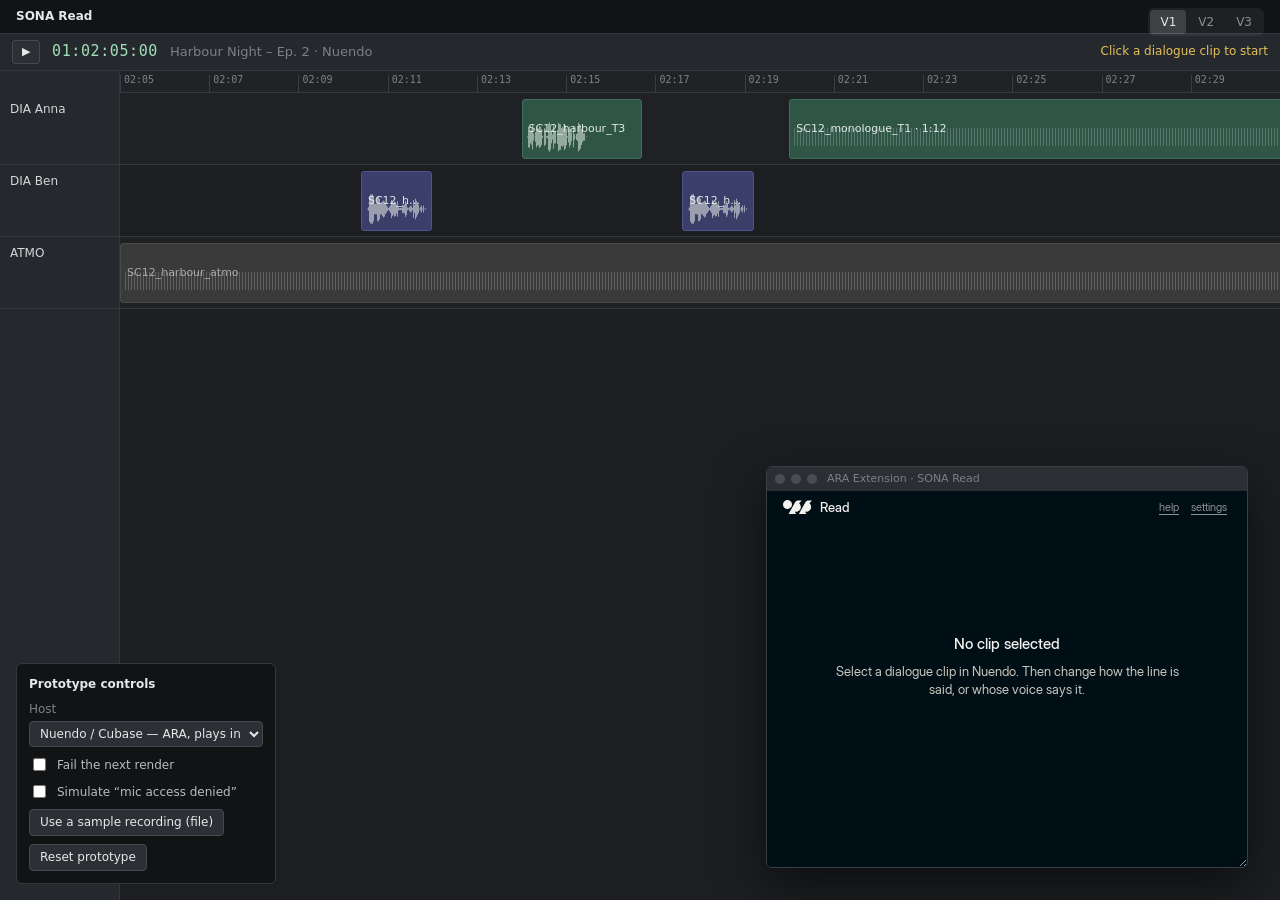
<file: prototype/flow-1-read-v2/index.html>
<!doctype html>
<html lang="en">
<head>
  <meta charset="utf-8">
  <meta name="viewport" content="width=device-width, initial-scale=1">
  <title>SONA Read — prototype V1</title>
  <link rel="stylesheet" href="styles.css">
  <style>
    /* Prototype version switch (not part of the product): same place and look in every version */
    .proto-ver{position:fixed;top:8px;right:16px;z-index:1000;display:inline-flex;gap:2px;margin:0;padding:2px;border:0;border-radius:6px;background:rgba(255,255,255,.06);font:500 12px/18px system-ui,-apple-system,"Segoe UI",sans-serif;letter-spacing:0}
    .proto-ver a{padding:3px 10px;border-radius:4px;color:rgba(230,231,232,.55);text-decoration:none;transition:background 140ms,color 140ms}
    .proto-ver a:hover{color:#e6e7e8}
    .proto-ver a[aria-current="page"]{background:rgba(255,255,255,.14);color:#e6e7e8}
  </style>
</head>
<body>

  <!-- Prototype bar (not part of the product) -->
  <header class="proto-bar">
    <div class="proto-bar__title"><strong>SONA Read</strong></div>
    <nav class="proto-ver" aria-label="Prototype version"><a href="../flow-1-read-v2/index.html" data-port="5174" aria-current="page">V1</a><a href="../flow-1-read-v3/index.html" data-port="5176">V2</a><a href="../plugin-v3/index.html" data-port="5178">V3</a></nav>
  </header>

  <!-- Fake host (DAW) -->
  <main class="host" id="host">
    <div class="host__transport">
      <button class="host-btn" id="hostPlay" title="Play the selected clip from the timeline (Space when the host has focus)">▶</button>
      <span class="host__tc num" id="hostTc">01:02:05:00</span>
      <span class="host__project" id="hostProject">Harbour Night – Ep. 2 · Nuendo</span>
      <span class="host__hint" id="hostHint">Click a dialogue clip to start</span>
    </div>

    <div class="host__arrange">
      <div class="host__tracks" id="trackHeads"></div>
      <div class="host__timeline" id="timeline">
        <div class="ruler" id="ruler"></div>
        <div class="lanes" id="lanes"></div>
        <div class="drop-new" id="dropNew">Drop here to create a new track</div>
        <div class="host__playhead" id="hostPlayhead" hidden></div>
      </div>
    </div>

    <!-- Plugin window, as the host shows it -->
    <section class="plug-window" id="plugWindow" aria-label="SONA Read plugin window">
      <div class="plug-window__chrome" id="plugChrome">
        <span class="chrome-dots" aria-hidden="true"><i></i><i></i><i></i></span>
        <span class="chrome-title" id="chromeTitle">ARA Extension · SONA Read</span>
      </div>

      <!-- ===== SONA plugin UI ===== -->
      <div class="sona" id="sona" data-state="noclip">
        <header class="s-header">
          <div class="s-brand">
            <img src="assets/logo/SONA_Bildmarke_Light.svg" alt="SONA" class="s-brand__mark">
            <span class="s-brand__name">Read</span>
          </div>
          <nav class="s-header__links">
            <button class="link" type="button" title="How SONA Read works" id="helpBtn">help</button>
            <button class="link" type="button" title="Settings (prototype: not built)">settings</button>
          </nav>
        </header>

        <!-- The line being fixed: its own full-width section (never an input slot) -->
        <section class="s-line" id="clip" hidden>
          <div class="s-line__meta">
            <span class="s-line__lock" title="The original clip. SONA never overwrites it."><svg viewBox="0 0 16 16" aria-hidden="true"><rect x="3.5" y="7" width="9" height="6.5" rx="1"/><path d="M5.5 7V5a2.5 2.5 0 0 1 5 0v2"/></svg></span>
            <b id="clipWho">ANNA</b><span id="clipMeta">· 2.7 s · SC12_harbour_T3</span>
          </div>
          <div class="s-line__text" id="clipText" data-fill>We have to leave before the storm reaches the coast.</div>
          <button class="pbtn" id="playOriginal" type="button" aria-label="Play the original" title="Play the original">
            <svg class="pbtn__ring" viewBox="0 0 34 34" aria-hidden="true"><circle cx="17" cy="17" r="16"/></svg>
            <svg class="pbtn__play" viewBox="0 0 16 16" aria-hidden="true"><path d="M5 3.5v9l7-4.5z"/></svg>
            <canvas class="pbtn__wave" aria-hidden="true"></canvas>
          </button>
          <div class="s-line__full" id="clipFull"><span data-fill></span></div>
        </section>

        <!-- Direction: what to change, described by the result. Chosen up front, one reference per direction -->
        <div class="s-dir" id="dirRow" role="radiogroup" aria-label="What to change" hidden></div>

        <!-- The result: take cells + the player (or the record / voice start) as one block, centred in the free space -->
        <div class="s-result" id="result">
          <div class="s-takes" id="takesRow" hidden>
            <span class="s-takes__label">Take</span>
            <div class="s-takes__chips" id="takeChips"></div>
          </div>
          <div class="s-work" id="work"></div>
        </div>

        <!-- Status line: only when there is something to say or do -->
        <p class="s-status" id="status" aria-live="polite"></p>
        <p class="s-substatus" id="substatus" hidden></p>

        <!-- Bottom row: the AI notice (required on every SONA render) on the left, actions on the right -->
        <div class="s-actions">
          <p class="s-foot" title="Results are AI generated. Please ensure human review prior to external use. Every take carries a SONA Verify watermark.">AI-generated · SONA Verify</p>
          <div class="s-actions__right">
            <div class="s-actions__left" id="actionsLeft"></div>
            <div class="split" id="primaryGroup">
              <button class="btn btn--primary" id="primary" type="button" disabled>Render take</button>
              <button class="btn btn--primary split__next" id="primaryNext" type="button" hidden aria-label="Apply and go to the next line">&amp; next<svg viewBox="0 0 12 12" aria-hidden="true"><path d="M4.5 3 7.5 6l-3 3"/></svg></button>
            </div>
          </div>
        </div>

        <input type="file" id="fileInput" accept="audio/*,.wav,.aif,.aiff,.mp3,.m4a" hidden>
        <div class="s-dropover" aria-hidden="true" id="dropText">Drop a recording to use its intonation</div>
      </div>
    </section>
  </main>

  <!-- Prototype controls (not part of the product) -->
  <aside class="proto-panel" id="protoPanel">
    <div class="proto-panel__title">Prototype controls</div>
    <label class="proto-field">Host
      <select id="optHost">
        <option value="nuendo">Nuendo / Cubase — ARA, plays in place</option>
        <option value="reaper">REAPER — ARA + item takes</option>
        <option value="protools">Pro Tools — AudioSuite render</option>
        <option value="premiere">Premiere Pro — panel, new track</option>
      </select>
    </label>
    <label class="proto-check"><input type="checkbox" id="optFailNext"> Fail the next render</label>
    <label class="proto-check"><input type="checkbox" id="optDenyMic"> Simulate “mic access denied”</label>
    <button class="proto-btn" id="optSample" type="button">Use a sample recording (file)</button>
    <button class="proto-btn" id="optReset" type="button">Reset prototype</button>
  </aside>

  <script>
    // Each version also runs on its own local server (5174 = V1, 5176 = V2, 5178 = V3): point the switch there
    (function () {
      if (!['5174', '5176', '5178'].includes(location.port)) return;
      document.querySelectorAll('.proto-ver a').forEach(function (a) { a.href = location.protocol + '//' + location.hostname + ':' + a.dataset.port + '/'; });
    })();
  </script>
  <script src="app.js"></script>
</body>
</html>
</file>
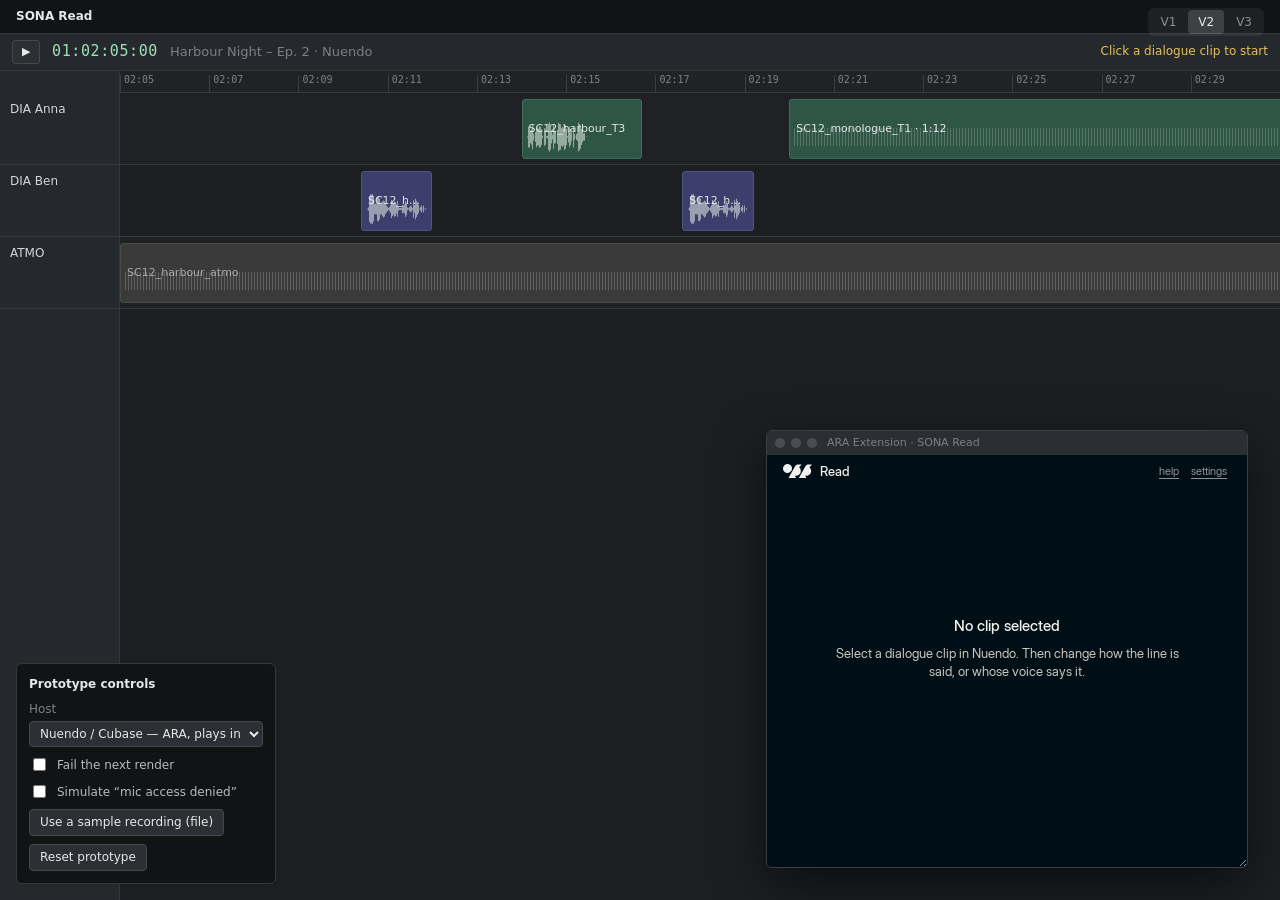
<file: prototype/flow-1-read-v3/index.html>
<!doctype html>
<html lang="en">
<head>
  <meta charset="utf-8">
  <meta name="viewport" content="width=device-width, initial-scale=1">
  <title>SONA Read — prototype V2</title>
  <link rel="stylesheet" href="styles.css">
  <link rel="stylesheet" href="sona-v3.css">
  <style>
    /* Prototype version switch (not part of the product): same place and look in every version */
    .proto-ver{position:fixed;top:8px;right:16px;z-index:1000;display:inline-flex;gap:2px;margin:0;padding:2px;border:0;border-radius:6px;background:rgba(255,255,255,.06);font:500 12px/18px system-ui,-apple-system,"Segoe UI",sans-serif;letter-spacing:0}
    .proto-ver a{padding:3px 10px;border-radius:4px;color:rgba(230,231,232,.55);text-decoration:none;transition:background 140ms,color 140ms}
    .proto-ver a:hover{color:#e6e7e8}
    .proto-ver a[aria-current="page"]{background:rgba(255,255,255,.14);color:#e6e7e8}
  </style>
</head>
<body>

  <!-- Prototype bar (not part of the product) -->
  <header class="proto-bar">
    <div class="proto-bar__title"><strong>SONA Read</strong></div>
    <nav class="proto-ver" aria-label="Prototype version"><a href="../flow-1-read-v2/index.html" data-port="5174">V1</a><a href="../flow-1-read-v3/index.html" data-port="5176" aria-current="page">V2</a><a href="../plugin-v3/index.html" data-port="5178">V3</a></nav>
  </header>

  <!-- Fake host (DAW) -->
  <main class="host" id="host">
    <div class="host__transport">
      <button class="host-btn" id="hostPlay" title="Play the selected clip from the timeline (Space when the host has focus)">▶</button>
      <span class="host__tc num" id="hostTc">01:02:05:00</span>
      <span class="host__project" id="hostProject">Harbour Night – Ep. 2 · Nuendo</span>
      <span class="host__hint" id="hostHint">Click a dialogue clip to start</span>
    </div>

    <div class="host__arrange">
      <div class="host__tracks" id="trackHeads"></div>
      <div class="host__timeline" id="timeline">
        <div class="ruler" id="ruler"></div>
        <div class="lanes" id="lanes"></div>
        <div class="drop-new" id="dropNew">Drop here to create a new track</div>
        <div class="host__playhead" id="hostPlayhead" hidden></div>
      </div>
    </div>

    <!-- Plugin window, as the host shows it -->
    <section class="plug-window" id="plugWindow" aria-label="SONA Read plugin window">
      <div class="plug-window__chrome" id="plugChrome">
        <span class="chrome-dots" aria-hidden="true"><i></i><i></i><i></i></span>
        <span class="chrome-title" id="chromeTitle">ARA Extension · SONA Read</span>
      </div>

      <!-- ===== SONA plugin UI ===== -->
      <div class="sona" id="sona" data-state="noclip">
        <header class="s-header">
          <div class="s-brand">
            <img src="assets/logo/SONA_Bildmarke_Light.svg" alt="SONA" class="s-brand__mark">
            <span class="s-brand__name">Read</span>
          </div>
          <nav class="s-header__links">
            <button class="link" type="button" title="How SONA Read works" id="helpBtn">help</button>
            <button class="link" type="button" title="Settings (prototype: not built)">settings</button>
          </nav>
        </header>

        <!-- The line being fixed: its own full-width section (never an input slot) -->
        <section class="s-line" id="clip" hidden>
          <div class="s-line__meta">
            <span class="s-line__lock" title="The original clip. SONA never overwrites it."><svg viewBox="0 0 16 16" aria-hidden="true"><rect x="3.5" y="7" width="9" height="6.5" rx="1"/><path d="M5.5 7V5a2.5 2.5 0 0 1 5 0v2"/></svg></span>
            <b id="clipWho">ANNA</b><span id="clipMeta">· 2.7 s · SC12_harbour_T3</span>
          </div>
          <div class="s-line__text" id="clipText" data-fill>We have to leave before the storm reaches the coast.</div>
          <button class="pbtn" id="playOriginal" type="button" aria-label="Play the original" title="Play the original">
            <svg class="pbtn__ring" viewBox="0 0 34 34" aria-hidden="true"><circle cx="17" cy="17" r="16"/></svg>
            <svg class="pbtn__play" viewBox="0 0 16 16" aria-hidden="true"><path d="M5 3.5v9l7-4.5z"/></svg>
            <canvas class="pbtn__wave" aria-hidden="true"></canvas>
          </button>
          <div class="s-line__full" id="clipFull"><span data-fill></span></div>
        </section>

        <!-- Direction: what to change, described by the result. Chosen up front, one reference per direction -->
        <div class="s-dir" id="dirRow" role="radiogroup" aria-label="What to change" hidden></div>

        <!-- The result: take cells + the player (or the record / voice start) as one block, centred in the free space -->
        <div class="s-result" id="result">
          <div class="s-takes" id="takesRow" hidden>
            <span class="s-takes__label">Take</span>
            <div class="s-takes__chips" id="takeChips"></div>
          </div>
          <div class="s-work" id="work"></div>
        </div>

        <!-- Status line: only when there is something to say or do -->
        <p class="s-status" id="status" aria-live="polite"></p>
        <p class="s-substatus" id="substatus" hidden></p>

        <!-- Bottom row: the AI notice (required on every SONA render) on the left, actions on the right -->
        <div class="s-actions">
          <p class="s-foot" title="Results are AI generated. Please ensure human review prior to external use. Every take carries a SONA Verify watermark.">AI-generated · SONA Verify</p>
          <div class="s-actions__right">
            <div class="s-actions__left" id="actionsLeft"></div>
            <div class="split" id="primaryGroup">
              <button class="btn btn--primary" id="primary" type="button" disabled>Render take</button>
              <button class="btn btn--primary split__next" id="primaryNext" type="button" hidden aria-label="Apply and go to the next line">&amp; next<svg viewBox="0 0 12 12" aria-hidden="true"><path d="M4.5 3 7.5 6l-3 3"/></svg></button>
            </div>
          </div>
        </div>

        <input type="file" id="fileInput" accept="audio/*,.wav,.aif,.aiff,.mp3,.m4a" hidden>
        <div class="s-dropover" aria-hidden="true" id="dropText">Drop a recording to use its intonation</div>
      </div>
    </section>
  </main>

  <!-- Prototype controls (not part of the product) -->
  <aside class="proto-panel" id="protoPanel">
    <div class="proto-panel__title">Prototype controls</div>
    <label class="proto-field">Host
      <select id="optHost">
        <option value="nuendo">Nuendo / Cubase — ARA, plays in place</option>
        <option value="reaper">REAPER — ARA + item takes</option>
        <option value="protools">Pro Tools — AudioSuite render</option>
        <option value="premiere">Premiere Pro — panel, new track</option>
      </select>
    </label>
    <label class="proto-check"><input type="checkbox" id="optFailNext"> Fail the next render</label>
    <label class="proto-check"><input type="checkbox" id="optDenyMic"> Simulate “mic access denied”</label>
    <button class="proto-btn" id="optSample" type="button">Use a sample recording (file)</button>
    <button class="proto-btn" id="optReset" type="button">Reset prototype</button>
  </aside>

  <script>
    // Each version also runs on its own local server (5174 = V1, 5176 = V2, 5178 = V3): point the switch there
    (function () {
      if (!['5174', '5176', '5178'].includes(location.port)) return;
      document.querySelectorAll('.proto-ver a').forEach(function (a) { a.href = location.protocol + '//' + location.hostname + ':' + a.dataset.port + '/'; });
    })();
  </script>
  <script src="app.js"></script>
</body>
</html>
</file>
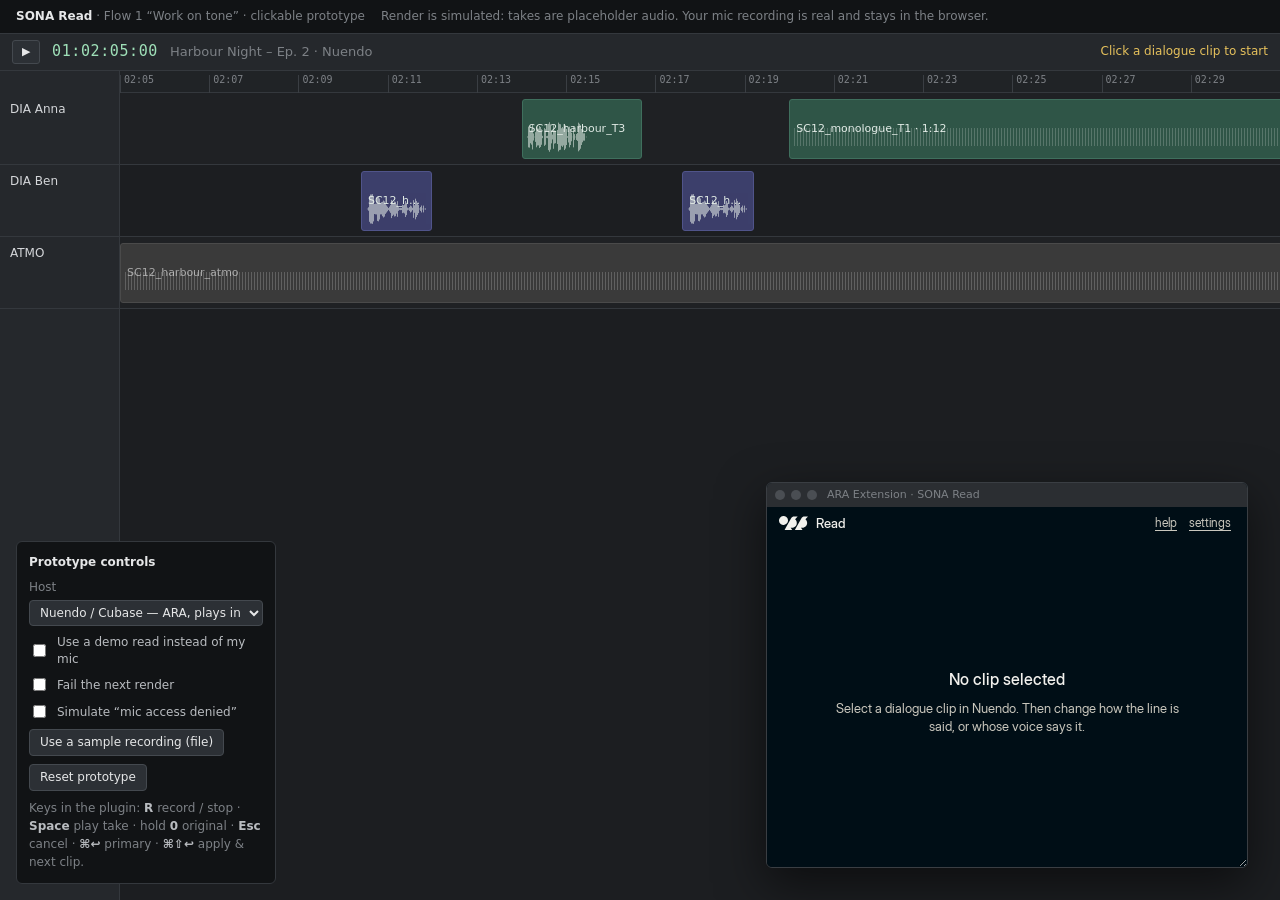
<file: prototype/flow-1-read/index.html>
<!doctype html>
<html lang="en">
<head>
  <meta charset="utf-8">
  <meta name="viewport" content="width=device-width, initial-scale=1">
  <title>SONA Read — Flow 1 prototype</title>
  <link rel="stylesheet" href="styles.css">
</head>
<body>

  <!-- Prototype bar (not part of the product) -->
  <header class="proto-bar">
    <div class="proto-bar__title">
      <strong>SONA Read</strong> · Flow 1 “Work on tone” · clickable prototype
    </div>
    <div class="proto-bar__note">Render is simulated: takes are placeholder audio. Your mic recording is real and stays in the browser.</div>
  </header>

  <!-- Fake host (DAW) -->
  <main class="host" id="host">
    <div class="host__transport">
      <button class="host-btn" id="hostPlay" title="Play the selected clip from the timeline (Space when the host has focus)">▶</button>
      <span class="host__tc num" id="hostTc">01:02:05:00</span>
      <span class="host__project" id="hostProject">Harbour Night – Ep. 2 · Nuendo</span>
      <span class="host__hint" id="hostHint">Click a dialogue clip to start</span>
    </div>

    <div class="host__arrange">
      <div class="host__tracks" id="trackHeads"></div>
      <div class="host__timeline" id="timeline">
        <div class="ruler" id="ruler"></div>
        <div class="lanes" id="lanes"></div>
        <div class="drop-new" id="dropNew">Drop here to create a new track</div>
        <div class="host__playhead" id="hostPlayhead" hidden></div>
      </div>
    </div>

    <!-- Plugin window, as the host shows it -->
    <section class="plug-window" id="plugWindow" aria-label="SONA Read plugin window">
      <div class="plug-window__chrome" id="plugChrome">
        <span class="chrome-dots" aria-hidden="true"><i></i><i></i><i></i></span>
        <span class="chrome-title" id="chromeTitle">ARA Extension · SONA Read</span>
      </div>

      <!-- ===== SONA plugin UI ===== -->
      <div class="sona" id="sona" data-state="noclip">
        <header class="s-header">
          <div class="s-brand">
            <img src="assets/logo/SONA_Bildmarke_Light.svg" alt="SONA" class="s-brand__mark">
            <span class="s-brand__name">Read</span>
          </div>
          <nav class="s-header__links">
            <button class="link" type="button" title="How SONA Read works" id="helpBtn">help</button>
            <button class="link" type="button" title="Settings (prototype: not built)">settings</button>
          </nav>
        </header>

        <!-- Clip identity chip: the line being fixed (never an input slot) -->
        <div class="s-clip" id="clip" hidden>
          <div class="s-clip__row">
            <span class="voice-dot" aria-hidden="true"></span>
            <span class="s-clip__who" id="clipWho">ANNA</span>
            <span class="s-clip__meta num" id="clipMeta">SC12_harbour_T3 · 01:02:14:08 · 2.7 s</span>
            <button class="icon-btn s-clip__play" id="playOriginal" type="button" title="Play the original (hold 0)" aria-label="Play the original">
              <svg viewBox="0 0 16 16" aria-hidden="true"><path d="M5 3.5v9l7-4.5z"/></svg>
            </button>
            <span class="s-clip__lock" title="The selected clip is always the original. It is never replaced or overwritten.">
              <svg viewBox="0 0 16 16" aria-hidden="true"><rect x="3.5" y="7" width="9" height="6.5" rx="1"/><path d="M5.5 7V5a2.5 2.5 0 0 1 5 0v2"/></svg>
            </span>
          </div>
          <p class="s-clip__text" id="clipText">“We have to leave before the storm reaches the coast.”</p>
        </div>

        <!-- Direction: what to change, described by the result. Chosen up front, one reference per direction -->
        <div class="s-dir" id="dirRow" role="radiogroup" aria-label="What to change" hidden></div>

        <!-- Records: picks which read → take pair is shown below -->
        <div class="s-takes" id="takesRow" hidden>
          <span class="s-takes__label">Records</span>
          <div class="s-takes__chips" id="takeChips"></div>
        </div>

        <!-- Work area: content changes by state -->
        <div class="s-work" id="work"></div>

        <!-- Status line -->
        <p class="s-status" id="status" aria-live="polite"></p>
        <p class="s-substatus" id="substatus" hidden></p>

        <!-- Action row -->
        <div class="s-actions">
          <div class="s-actions__left" id="actionsLeft"></div>
          <button class="btn btn--primary" id="primary" type="button" disabled>Render take</button>
        </div>

        <input type="file" id="fileInput" accept="audio/*,.wav,.aif,.aiff,.mp3,.m4a" hidden>
        <div class="s-dropover" aria-hidden="true" id="dropText">Drop a recording to use its intonation</div>
      </div>
    </section>
  </main>

  <!-- Prototype controls (not part of the product) -->
  <aside class="proto-panel" id="protoPanel">
    <div class="proto-panel__title">Prototype controls</div>
    <label class="proto-field">Host
      <select id="optHost">
        <option value="nuendo">Nuendo / Cubase — ARA, plays in place</option>
        <option value="reaper">REAPER — ARA + item takes</option>
        <option value="protools">Pro Tools — AudioSuite render</option>
        <option value="premiere">Premiere Pro — panel, new track</option>
      </select>
    </label>
    <label class="proto-check"><input type="checkbox" id="optDemoRead"> Use a demo read instead of my mic</label>
    <label class="proto-check"><input type="checkbox" id="optFailNext"> Fail the next render</label>
    <label class="proto-check"><input type="checkbox" id="optDenyMic"> Simulate “mic access denied”</label>
    <button class="proto-btn" id="optSample" type="button">Use a sample recording (file)</button>
    <button class="proto-btn" id="optReset" type="button">Reset prototype</button>
    <p class="proto-panel__keys">Keys in the plugin: <b>R</b> record / stop · <b>Space</b> play take · hold <b>0</b> original · <b>Esc</b> cancel · <b>⌘↩</b> primary · <b>⌘⇧↩</b> apply &amp; next clip.</p>
  </aside>

  <script src="app.js"></script>
</body>
</html>
</file>
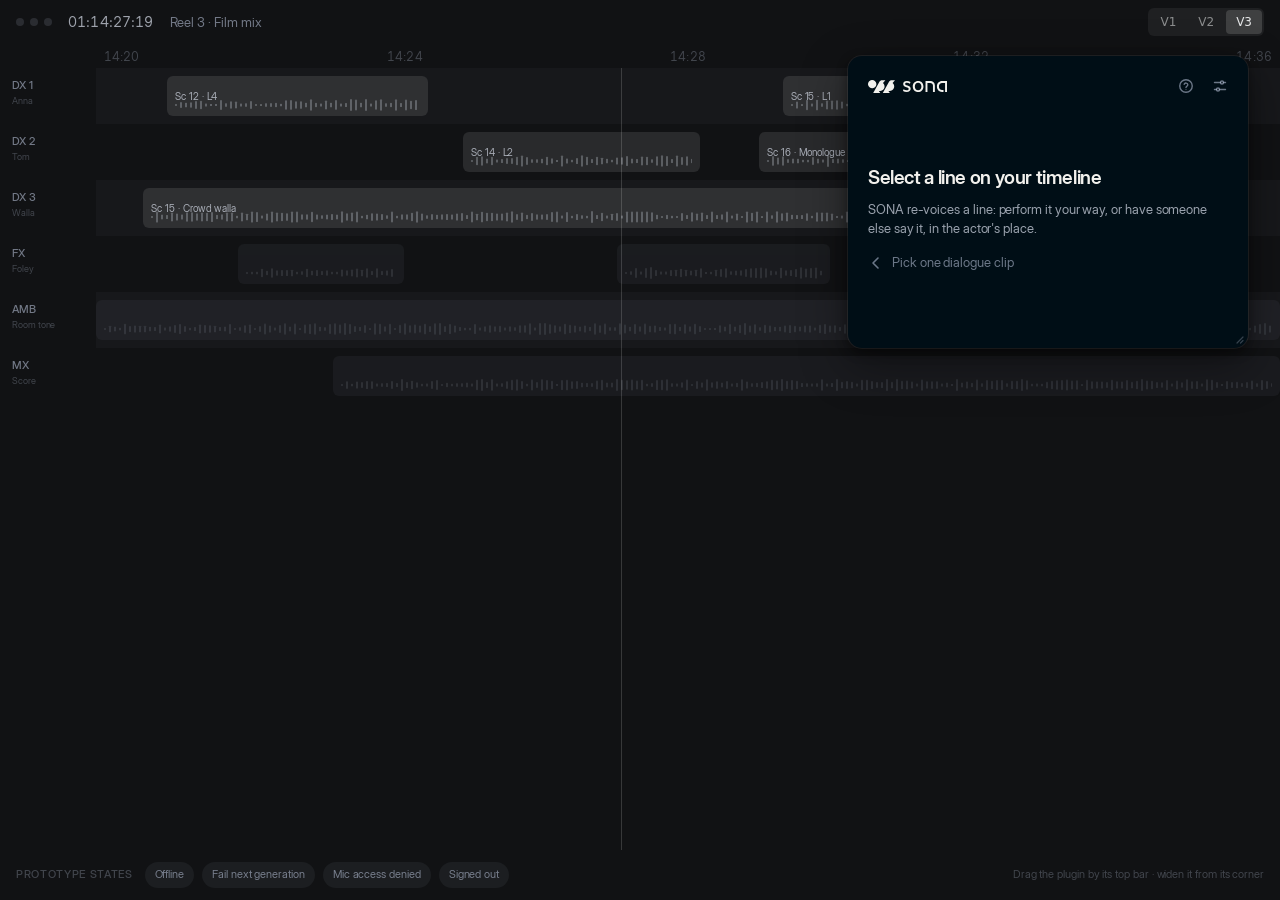
<file: prototype/plugin-v3/index.html>
<!doctype html>
<html lang="en">
<head>
<meta charset="utf-8">
<title>SONA · speech-to-speech prototype V3</title>
<style>
@font-face{font-family:"Inter Display";src:url(brand/InterDisplay-Regular.ttf) format("truetype");font-weight:400;font-display:swap}
@font-face{font-family:"Inter Display";src:url(brand/InterDisplay-Medium.ttf) format("truetype");font-weight:500;font-display:swap}
@font-face{font-family:"Inter Display";src:url(brand/InterDisplay-SemiBold.ttf) format("truetype");font-weight:600;font-display:swap}
</style>
<style>
:root{
  color-scheme:dark;
  /* SONA brand: Blue Moon #000e16 · Diaslide #c9c7bd · Offwhite #f2f1ed · Burn #ff4519 · Sky #99abff */
  --moon:#000e16; --dia:#c9c7bd; --off:#f2f1ed; --burn:#ff4519; --sky:#99abff;
  --plane:#0b0c0e; --s0:#111214;                              /* the host editor stays neutral */
  --s1:#000e16; --s2:#071822; --s3:#0e212d;                  /* plugin: Blue Moon and two lifts */
  --f1:rgba(214,224,245,.03); --f2:rgba(214,224,245,.055); --f3:rgba(214,224,245,.085); --f4:rgba(214,224,245,.13);
  --i1:#f2f1ed; --i2:rgba(226,232,245,.68); --i3:rgba(190,201,224,.56); --i4:rgba(190,201,224,.28);  /* cool greys, tinted toward Sky */
  --words:#99abff; --words-d:rgba(153,171,255,.22);   /* changed words: Sky */
  --perf:#ff8a66;  --perf-d:rgba(255,138,102,.2);     /* your performance: Burn family */
  --rec:#ff4519; --warn:#e8b56a; --warn-d:rgba(232,181,106,.1); --bad:#ff4519; --bad-d:rgba(255,69,25,.1); --good:#99abff;
  --sh2:0 1px 2px rgba(0,0,0,.3),0 8px 24px rgba(0,0,0,.28);
  --font:"Inter Display","Inter","Segoe UI Variable Text",system-ui,sans-serif;
  --mono:"Inter Display","Inter",system-ui,sans-serif;
  --out:cubic-bezier(.23,1,.32,1); --inout:cubic-bezier(.77,0,.175,1);
  --pw:400px; --ph:720px;
  interpolate-size:allow-keywords;
}
*{box-sizing:border-box;margin:0;padding:0}
html,body{height:100%}
body{background:var(--plane);color:var(--i1);font:13px/1.45 var(--font);overflow:hidden;-webkit-font-smoothing:antialiased;letter-spacing:-.005em}
body.resizing{cursor:nwse-resize;user-select:none} body.moving{cursor:grabbing;user-select:none}
button{font:inherit;color:inherit;background:none;border:0;cursor:pointer;letter-spacing:inherit}
button:disabled{cursor:default}
:focus-visible{outline:none;box-shadow:0 0 0 2px rgba(153,171,255,.7)!important;border-radius:8px}
[hidden]{display:none!important}
.num{font-family:var(--font);font-variant-numeric:tabular-nums;font-size:12px;letter-spacing:.01em}

/* ───────── mock editor (context only) ───────── */
.daw{position:fixed;inset:0;display:grid;grid-template-rows:44px 24px 1fr auto;background:var(--s0)}
.transport{display:flex;align-items:center;gap:16px;padding:0 16px;color:var(--i3)}
.transport .tc{font-size:14px;color:var(--i2)}
.transport .dots{display:flex;gap:6px}.transport .dots i{width:8px;height:8px;border-radius:50%;background:var(--f4)}
.ruler{display:grid;grid-template-columns:96px 1fr;color:var(--i4);font-size:10px}
.ruler .ticks{display:flex;justify-content:space-between;padding:4px 8px 0}
.tracks{position:relative;overflow:hidden}
.track{display:grid;grid-template-columns:96px 1fr;height:56px}
.track:nth-child(odd) .lane{background:var(--f1)}
.track .name{padding:10px 12px;color:var(--i3);font-size:11px;font-weight:500}
.track .name small{display:block;color:var(--i4);font-weight:400}
.lane{position:relative}
.clip{position:absolute;top:8px;bottom:8px;border-radius:6px;background:var(--f3);padding:4px 8px;overflow:hidden;color:var(--i3);font-size:10px;text-align:left;transition:background 140ms,color 140ms,transform 140ms var(--out)}
.clip .mini{position:absolute;left:8px;right:8px;bottom:5px;height:12px;display:flex;align-items:center;gap:3px;overflow:hidden}
.clip .mini i{flex:none;width:2px;height:100%;background:currentColor;opacity:.4;border-radius:1px;transform:scaleY(var(--h))}
.clip.dx{background:rgba(255,255,255,.1);color:var(--i2)}
@media (hover:hover){.clip.dx:hover{background:rgba(255,255,255,.16);color:var(--i1)}}
.clip.dx:active{transform:scale(.98)}
.clip.sel{background:rgba(255,69,25,.22);color:#ffd2c4}
.clip.done::after{content:"";position:absolute;top:6px;right:6px;width:6px;height:6px;border-radius:50%;background:var(--burn)}
.clip.pulse{animation:pulse 900ms var(--out)}
@keyframes pulse{0%{box-shadow:0 0 0 0 rgba(237,237,239,.45)}100%{box-shadow:0 0 0 10px rgba(237,237,239,0)}}
.clip.invite{animation:invite 1.6s ease-in-out 2}
@keyframes invite{50%{background:rgba(255,255,255,.2)}}
.clip.dim{opacity:.55;pointer-events:none}
.playhead{position:absolute;top:0;bottom:0;left:calc(96px + 41%);width:1px;background:rgba(255,255,255,.16);pointer-events:none}
.demo{display:flex;align-items:center;gap:8px;padding:12px 16px;color:var(--i4);font-size:11px;flex-wrap:wrap}
.demo b{font-weight:500;letter-spacing:.06em;text-transform:uppercase;margin-right:4px}
.demo button{height:26px;padding:0 10px;border-radius:999px;background:var(--f2);color:var(--i3);transition:background 140ms,color 140ms}
.demo button[aria-pressed="true"]{background:var(--f4);color:var(--i1)}

/* ───────── floating plugin window ───────── */
.plugin{position:fixed;left:var(--px,600px);top:var(--py,64px);width:var(--pw);height:auto;max-height:calc(100vh - 24px);min-width:320px;transition:height 260ms var(--out);border-radius:14px;overflow:visible;background:var(--s1);
  box-shadow:0 0 0 1px rgba(242,241,237,.07),0 4px 12px rgba(0,0,0,.45),0 16px 48px rgba(0,0,0,.4);display:flex;flex-direction:column;z-index:2;color:var(--i1);
  container-type:inline-size;container-name:plug;animation:winin 320ms var(--out)}
@keyframes winin{from{opacity:0;transform:translateY(8px) scale(.98)}to{opacity:1;transform:none}}
.plugin.dragging{box-shadow:0 0 0 1px rgba(255,255,255,.08),0 12px 32px rgba(0,0,0,.5),0 32px 72px rgba(0,0,0,.45)}
.grip{position:absolute;right:0;bottom:0;width:18px;height:18px;cursor:ew-resize;z-index:9;color:var(--i4);transition:color 140ms}
.grip:hover,body.resizing .grip{color:var(--i2)}
.grip svg{position:absolute;right:4px;bottom:4px}
.head{display:flex;align-items:center;gap:10px;padding:12px 12px 0 20px;height:48px;flex:none;cursor:grab;user-select:none;min-width:0}
.plugin.dragging .head{cursor:grabbing}
.brand{display:flex;align-items:center;gap:8px;flex:none}
.brand img{display:block}
.clipname{color:var(--i3);font-size:12px;white-space:nowrap;overflow:hidden;text-overflow:ellipsis;min-width:0;opacity:0;transform:translateY(3px);transition:opacity 200ms var(--out),transform 200ms var(--out)}
.clipname.on{opacity:1;transform:none}
.tools{margin-left:auto;display:flex;align-items:center;gap:2px;flex:none}
.tbtn{height:28px;min-width:28px;padding:0 8px;border-radius:8px;display:inline-flex;align-items:center;justify-content:center;gap:6px;color:var(--i3);font-size:12px;font-weight:500;transition:background 140ms,color 140ms}
@media (hover:hover){.tbtn:hover{background:var(--f3);color:var(--i1)}}
.tbtn[aria-expanded="true"]{background:var(--f3);color:var(--i1)}

.pop{position:absolute;z-index:8;width:min(260px,calc(100% - 24px));background:var(--s1);border-radius:10px;box-shadow:0 0 0 1px rgba(214,224,245,.09),0 4px 12px rgba(0,0,0,.45),0 16px 40px rgba(0,0,0,.4);padding:4px;
  opacity:0;transform:translateY(-4px) scale(.97);transform-origin:top right;pointer-events:none;transition:opacity 150ms ease-out,transform 180ms var(--out)}
.pop.on{opacity:1;transform:none;pointer-events:auto}
.pop .sec{padding:8px 8px 3px;font-size:11px;color:var(--i4);font-weight:500}
.pop .sec:first-child{padding-top:5px}
.pop .item{display:flex;width:100%;align-items:center;gap:9px;min-height:32px;padding:5px 8px;border-radius:6px;text-align:left;color:var(--i2);transition:background 120ms,color 120ms}
.pop .item:hover{background:var(--f2);color:var(--i1)}
.pop .item small{display:block;color:var(--i3);font-size:11px;line-height:1.3}
.pop .item .tick{margin-left:auto;opacity:0;color:var(--i2);font-size:12px}
.pop .item[aria-checked="true"]{color:var(--i1)} .pop .item[aria-checked="true"] .tick{opacity:1}
.helpbox{right:12px;top:48px;padding:12px 14px;color:var(--i2);font-size:12px;line-height:1.6}
.helpbox p+p{margin-top:8px}
.helpbox b{color:var(--i1);font-weight:500}
.helpbox .keys{color:var(--i3)}
.setbox{right:12px;top:48px}
.setbox .acct{display:flex;align-items:center;gap:9px;padding:5px 8px;color:var(--i2)}
.setbox .acct small{display:block;color:var(--i3);font-size:11px;line-height:1.3}

.av{width:20px;height:20px;border-radius:50%;display:grid;place-items:center;font-size:10px;font-weight:600;flex:none;background:var(--off);color:var(--moon)}
.av.lib{background:var(--sky)}
.av.file{background:var(--f4);color:var(--i1)}

.banner{margin:0 20px;border-radius:10px;background:var(--warn-d);color:var(--warn);font-size:12px;display:flex;gap:8px;align-items:center;overflow:hidden;flex:none;
  max-height:0;opacity:0;padding:0 12px;transition:max-height 240ms var(--out),opacity 200ms,padding 240ms var(--out),margin 240ms var(--out)}
.banner.on{max-height:60px;opacity:1;padding:10px 12px;margin-top:12px}
.dot{width:7px;height:7px;border-radius:50%;flex:none;display:inline-block}

.body{flex:1 1 auto;display:flex;flex-direction:column;min-height:0;position:relative;overflow:hidden;border-radius:0 0 14px 14px}
.view:not(.on){position:absolute;left:0;right:0;top:0}
.view{flex:1 1 auto;min-width:0;min-height:0;padding:14px 20px 20px;display:flex;flex-direction:column;overflow-x:hidden;overflow-y:auto;scrollbar-width:none;
  opacity:0;transform:translateY(8px);visibility:hidden;pointer-events:none;transition:opacity 160ms ease-out,transform 160ms ease-out,visibility 0s 160ms}
.view::-webkit-scrollbar{display:none}
.view.on{opacity:1;transform:none;visibility:visible;pointer-events:auto;transition:opacity 280ms var(--out) 60ms,transform 280ms var(--out) 60ms,visibility 0s}
.h{font-size:19px;font-weight:600;letter-spacing:-.02em;line-height:1.25}
.muted{color:var(--i2)} .faint{color:var(--i3)}
.center{margin:auto 0;display:flex;flex-direction:column;gap:10px;padding:48px 0 56px}
.nudge{display:flex;align-items:center;gap:8px;color:var(--i3);margin-top:6px}
.nudge svg{animation:nudge 1.8s ease-in-out infinite}
@keyframes nudge{50%{transform:translateX(-4px)}}

/* ───────── shared bits ───────── */
.pbtn{width:30px;height:30px;border-radius:50%;background:var(--f3);display:grid;place-items:center;flex:none;color:var(--i1);transition:background 140ms,transform 140ms var(--out)}
@media (hover:hover){.pbtn:hover{background:var(--f4)}}
.pbtn:active{transform:scale(.92)}
.ibtn{width:28px;height:28px;border-radius:8px;color:var(--i3);flex:none;display:grid;place-items:center;transition:background 140ms,color 140ms}
@media (hover:hover){.ibtn:hover{background:var(--f3);color:var(--i1)}}
.meter{display:block;height:23px;width:31px;flex:none;opacity:0;transition:opacity 200ms}
.meter.live{opacity:1}
.time{color:var(--i3);flex:none}

/* ───────── the line (text is the timeline) ───────── */
.listen{display:flex;align-items:center;gap:8px;color:var(--i3);font-size:12px;height:30px}
.listen .chip{max-width:calc(100% - 110px)}
.linebox{position:relative;margin:8px -10px 0;padding:6px 10px;overflow-y:auto;flex:0 1 auto;min-height:64px;max-height:min(320px,46vh)}
.linebox,.rline{scrollbar-width:thin;scrollbar-color:rgba(214,224,245,.16) transparent}
.linebox::-webkit-scrollbar,.rline::-webkit-scrollbar{width:4px}
.linebox::-webkit-scrollbar-thumb,.rline::-webkit-scrollbar-thumb{background:rgba(214,224,245,.16);border-radius:4px}
.linebox::-webkit-scrollbar-button,.rline::-webkit-scrollbar-button{display:none;height:0}
#editView,.view[data-v="review"]{overflow:hidden}
#editView>*:not(.linebox),.view[data-v="review"]>*:not(.rline){flex-shrink:0}
.lw{position:relative}
.bd,.ta,.bd2{font:400 clamp(18px,6.2cqi,25px)/1.5 var(--font);letter-spacing:-.02em;white-space:pre-wrap;overflow-wrap:break-word}
.long .bd,.long .ta,.long .bd2{font-size:15px;line-height:1.65;letter-spacing:-.005em}
.bd{color:var(--i1);pointer-events:none}
.ta{position:absolute;inset:0;width:100%;height:100%;resize:none;border:0;outline:none;background:transparent;color:transparent;caret-color:var(--i1);overflow:hidden;padding:0;cursor:text}
.ta:focus-visible{box-shadow:none!important}
.linebox.rest .ta{pointer-events:none}
.linebox.rest{cursor:text}
.bd s.del{color:var(--i4);text-decoration-thickness:1.5px;text-decoration-color:rgba(237,237,239,.35)}
.ta::selection{background:rgba(237,237,239,.2);color:transparent}
.bd span,.bd2 span{border-radius:4px;-webkit-box-decoration-break:clone;box-decoration-break:clone;transition:color 120ms,background 160ms}
.bd .ins,.bd2 .ins{background:var(--words-d);box-shadow:0 0 0 2px var(--words-d)}
.pc0{--pc:255,138,102}.pc1{--pc:153,171,255}.pc2{--pc:201,199,189}.pc3{--pc:255,184,156}.pc4{--pc:196,207,255}.pc5{--pc:226,214,190}
.bd .perf,.bd2 .perf{background:rgba(var(--pc),.17);box-shadow:0 0 0 2px rgba(var(--pc),.17)}
.bd .perf.hot,.bd2 .perf.hot{background:rgba(var(--pc),.38);box-shadow:0 0 0 2px rgba(var(--pc),.38)}
.bd .perf.stale{background:var(--warn-d);box-shadow:0 0 0 2px var(--warn-d)}
.quiet span{color:var(--i3)} .quiet .sung{color:var(--i1)}
.was{font-size:12px;color:var(--i3);margin-top:8px;line-height:1.5}
.was s{text-decoration-color:rgba(237,237,239,.45)}
.gen .linebox{pointer-events:none}
.gen .bd span{color:var(--i3)} .gen .bd .sung{color:var(--i1)}

/* ───────── recipe rows: who says it / how it's said ───────── */
.recipe{margin-top:16px;display:flex;flex-direction:column;gap:6px}
.rrow{background:none;border-radius:0;padding:0;display:flex;flex-direction:column;gap:10px;transition:opacity 200ms}
.rhead{display:flex;align-items:center;gap:10px;min-width:0;min-height:30px}
.rlabel{font-size:12px;color:var(--i3);width:84px;flex:none}
.rval{display:flex;align-items:center;gap:8px;min-width:0;flex:1}
.chip{height:30px;padding:0 10px 0 5px;border-radius:999px;background:var(--f3);display:inline-flex;align-items:center;gap:8px;min-width:0;max-width:100%;font-weight:500;transition:background 140ms}
@media (hover:hover){.chip:hover{background:var(--f4)}}
.chip .t{white-space:nowrap;overflow:hidden;text-overflow:ellipsis;min-width:0}
.chip .sub{color:var(--i3);font-weight:400}
.chip svg.chev{color:var(--i3);flex:none}
#voiceChip{background:transparent;color:var(--i1);margin-left:-5px}
#voiceChip .t{color:var(--i1)}
#voiceChip[aria-expanded="true"]{background:var(--f3)}
@media (hover:hover){#voiceChip:hover{background:var(--f3)}}
.asis{color:var(--i3);white-space:nowrap;overflow:hidden;text-overflow:ellipsis;min-width:0}
/* Perform: a real button (same shape as .btn), not a pill/badge */
.act{height:32px;padding:0 14px 0 11px;border-radius:8px;background:var(--f3);display:inline-flex;align-items:center;gap:7px;font-weight:500;color:var(--i1);flex:none;white-space:nowrap;cursor:pointer;
  box-shadow:inset 0 0 0 1px rgba(214,224,245,.16),inset 0 1px 0 rgba(255,255,255,.06),0 1px 2px rgba(0,0,0,.35);
  transition:background 140ms,box-shadow 140ms,transform 140ms var(--out)}
@media (hover:hover){.act:hover{background:var(--f4);box-shadow:inset 0 0 0 1px rgba(255,69,25,.55),inset 0 1px 0 rgba(255,255,255,.08),0 2px 6px rgba(0,0,0,.4)}}
.act:active{transform:scale(.97);box-shadow:inset 0 0 0 1px rgba(255,69,25,.55)}
.act .mic{flex:none;color:var(--burn)}
.perfs{display:flex;flex-direction:column;gap:2px}
.perf-row{display:flex;align-items:center;gap:8px;min-width:0;padding:4px 6px;margin:0 -6px;border-radius:10px;animation:pop 240ms var(--out);transition:background 140ms}
.perf-row.hot .what b{color:var(--i1)}
.perf-row .what b{color:var(--i2);transition:color 140ms}
.perf-row .what{flex:1;min-width:0}
.perf-row .what b{display:block;font-weight:500;font-size:13px;white-space:nowrap;overflow:hidden;text-overflow:ellipsis}
.perf-row .what span{display:block;color:var(--i3);font-size:12px;white-space:nowrap;overflow:hidden;text-overflow:ellipsis}
.perf-row .sw{width:9px;height:9px;border-radius:50%;background:rgb(var(--pc,224,181,131));flex:none;transition:transform 140ms var(--out)}
.perf-row.hot .sw{transform:scale(1.3)}
.perf-row.stale .what span{color:var(--warn)}
.perf-row .ibtn{opacity:0;transition:opacity 140ms,background 140ms,color 140ms}
.perf-row:hover .ibtn,.perf-row.hot .ibtn,.perf-row:focus-within .ibtn,.perf-row.stale .ibtn[data-redo]{opacity:1}
@media (hover:none){.perf-row .ibtn{opacity:1}}
.rnote{font-size:12px;color:var(--i3)}
.rnote.warn{color:var(--warn)}
@keyframes pop{from{opacity:0;transform:scale(.96)}to{opacity:1;transform:none}}
.gen .recipe{opacity:.45;pointer-events:none}

/* ───────── messages, actions ───────── */
.note{font-size:12px;color:var(--warn);margin-top:12px}
.err{display:flex;gap:10px;align-items:flex-start;background:var(--bad-d);border-radius:12px;padding:12px 12px 12px 14px;margin-top:12px;animation:pop 220ms var(--out)}
.err .dot{background:var(--bad);margin-top:6px}
.err p{flex:1;min-width:0} .err small{display:block;color:var(--i2);font-size:12px}
.actions{margin-top:auto;display:flex;align-items:center;gap:6px;padding-top:20px;min-width:0}
.btn{height:36px;padding:0 14px;border-radius:8px;font-weight:500;position:relative;overflow:hidden;white-space:nowrap;flex:none;
  transition:background 160ms,color 160ms,opacity 160ms,transform 140ms var(--out)}
.btn:active:not(:disabled){transform:scale(.97)}
.btn.primary{background:var(--burn);color:var(--moon);padding:0 18px}
@media (hover:hover){.btn.primary:not(:disabled):hover{background:#ff5a33}.btn.ghost:hover{background:var(--f2);color:var(--i1)}}
.btn.primary:disabled{background:var(--f3);color:var(--i3)}
.btn.ghost{color:var(--i2)}
.btn .lbl{display:inline-flex;align-items:center;gap:8px}
.btn .lbl.swap{animation:swap 220ms var(--out)}
@keyframes swap{from{opacity:0;transform:translateY(6px)}to{opacity:1;transform:none}}
.btn .bar{position:absolute;left:0;top:0;bottom:0;width:100%;background:rgba(0,14,22,.16);transform-origin:left;transform:scaleX(0)}
.btn.run .bar{animation:fill var(--d,2200ms) var(--inout) forwards}
@keyframes fill{to{transform:scaleX(1)}}
.reveal{opacity:0;transform:translateY(6px);pointer-events:none;transition:opacity 200ms var(--out),transform 200ms var(--out)}
.reveal.show{opacity:1;transform:none;pointer-events:auto}
.spacer{flex:1}
.actions.idle{display:none}
.link{color:var(--i3);font-size:12px;height:28px;padding:0 6px;border-radius:8px;flex:none;white-space:nowrap;transition:color 140ms,background 140ms}
@media (hover:hover){.link:hover{color:var(--i1);background:var(--f2)}}

/* ───────── perform (teleprompter) ───────── */
.prompter{flex:1;display:flex;flex-direction:column;justify-content:center;min-height:240px}
.phead{display:flex;align-items:center;gap:8px;margin-bottom:10px}
.plabel{font-size:12px;color:var(--i3)}
.recdot{width:7px;height:7px;border-radius:50%;background:var(--i4);flex:none;transition:background 200ms}
.recdot.live{background:var(--burn);animation:blink 1.2s ease-in-out infinite}
@keyframes blink{50%{opacity:.35}}
.ptext{font:400 clamp(20px,7cqi,28px)/1.5 var(--font);letter-spacing:-.02em;max-height:280px;overflow:hidden;position:relative;
  -webkit-mask-image:linear-gradient(to bottom,transparent 0,#000 18%,#000 82%,transparent 100%);mask-image:linear-gradient(to bottom,transparent 0,#000 18%,#000 82%,transparent 100%);padding:24px 0}
.ptext.short{-webkit-mask-image:none;mask-image:none;padding:0}
.ptext .ctx{color:var(--i4)}
.ptext .w{color:rgba(237,237,239,.34);border-radius:5px;transition:color 160ms,background 160ms}
.ptext .w.done{color:var(--i1)}
.ptext .w.now{color:var(--moon);background:var(--off);box-shadow:0 0 0 3px var(--off)}
.ptext .ctx{color:rgba(237,237,239,.16)!important}
.ptext.long{font-size:17px;line-height:1.65}
.pinner{transition:transform 320ms var(--out)}
.count{position:absolute;inset:0;display:grid;place-items:center;font-size:64px;font-weight:600;color:var(--i1);pointer-events:none;opacity:0}
.count.go{animation:countin 480ms var(--out)}
@keyframes countin{0%{opacity:0;transform:scale(.7)}25%{opacity:1;transform:none}100%{opacity:0;transform:scale(1.1)}}
.pfoot{display:flex;align-items:center;gap:12px;padding-top:16px}
#stop .sq{width:9px;height:9px;border-radius:2px;background:var(--moon);display:inline-block}
#stop:disabled .sq{background:var(--i4)}
.stop i{width:14px;height:14px;border-radius:3px;background:var(--rec)}
.stop.live::after{content:"";position:absolute;inset:0;border-radius:50%;animation:recring 1.4s ease-out infinite}
@keyframes recring{0%{box-shadow:0 0 0 0 rgba(229,103,78,.35)}100%{box-shadow:0 0 0 12px rgba(229,103,78,0)}}
.stop:active{transform:scale(.94)}
.inmeter{display:block;height:39px;flex:1;min-width:0}
.ptime{color:var(--i2)}

/* ───────── review ───────── */
.rtop{display:flex;align-items:center;gap:8px;margin-bottom:12px}
.backb{display:inline-flex;align-items:center;gap:4px;color:var(--i3);height:30px;padding:0 8px 0 4px;margin-left:-4px;border-radius:8px;transition:color 140ms,background 140ms}
@media (hover:hover){.backb:hover{color:var(--i1);background:var(--f2)}}
.player{display:flex;align-items:center;gap:10px;min-width:0}
.player .pbtn{width:34px;height:34px}
.srcs{display:flex;gap:2px;min-width:0;overflow-x:auto;scrollbar-width:none;flex:1}
.srcs button{height:28px;padding:0 10px;border-radius:999px;color:var(--i3);font-size:13px;font-weight:500;white-space:nowrap;transition:background 160ms,color 160ms}
@media (hover:hover){.srcs button:hover{color:var(--i1)}}
.srcs button.cur{background:var(--f3);color:var(--i1)}
.player .meter{margin-left:auto}
.player .time{color:var(--i3);font-size:12px;min-width:30px;text-align:right}
.rcap{color:var(--i3);font-size:12px;margin:8px 0 0 44px;white-space:nowrap;overflow:hidden;text-overflow:ellipsis;transition:opacity 160ms}
.rline{cursor:pointer;margin:12px -10px 0 0;padding-right:10px;flex:0 1 auto;min-height:56px;max-height:min(320px,46vh);overflow-y:auto}
.bd2{color:var(--i1)}
.rline .bd2 span:hover{color:var(--i1)}
.verify{display:flex;align-items:center;gap:6px;color:var(--i3);font-size:11px;margin-top:14px}

/* ───────── done ───────── */
.check{width:52px;height:52px}
.check .ring{stroke:var(--i1);stroke-dasharray:160;stroke-dashoffset:160}
.check path{stroke:var(--i1);stroke-dasharray:40;stroke-dashoffset:40}
.view.on .check .ring{animation:draw 520ms var(--out) 100ms forwards}
.view.on .check path{animation:draw 320ms var(--out) 480ms forwards}
@keyframes draw{to{stroke-dashoffset:0}}
.stag>*{opacity:0;transform:translateY(6px)}
.view.on .stag>*{animation:rise 320ms var(--out) forwards}
.view.on .stag>*:nth-child(2){animation-delay:420ms}
.view.on .stag>*:nth-child(3){animation-delay:480ms}
.view.on .stag>*:nth-child(4){animation-delay:540ms}
@keyframes rise{to{opacity:1;transform:none}}

.confirm{position:absolute;left:12px;right:12px;top:8px;z-index:7;background:var(--s3);border-radius:12px;box-shadow:var(--sh2);padding:10px 10px 10px 14px;display:flex;align-items:center;gap:6px;flex-wrap:wrap;
  opacity:0;transform:translateY(-8px) scale(.98);pointer-events:none;transition:opacity 160ms ease-out,transform 200ms var(--out)}
.confirm.on{opacity:1;transform:none;pointer-events:auto}
.confirm .q{flex:1;min-width:140px}
.confirm .btn{height:30px;padding:0 10px}

@container plug (max-width:370px){
  .clipname{display:none}
  .rhead{flex-wrap:wrap}
  .rlabel{width:100%}
  .actions .btn.primary{flex:1}
}
@media (prefers-reduced-motion:reduce){*,*::before,*::after{animation-duration:.01ms!important;animation-iteration-count:1!important;transition-duration:.01ms!important}}

/* Prototype version switch (not part of the product): same place and look in every version */
.proto-ver{position:fixed;top:8px;right:16px;z-index:1000;display:inline-flex;gap:2px;margin:0;padding:2px;border:0;border-radius:6px;background:rgba(255,255,255,.06);font:500 12px/18px system-ui,-apple-system,"Segoe UI",sans-serif;letter-spacing:0}
.proto-ver a{padding:3px 10px;border-radius:4px;color:rgba(230,231,232,.55);text-decoration:none;transition:background 140ms,color 140ms}
.proto-ver a:hover{color:#e6e7e8}
.proto-ver a[aria-current="page"]{background:rgba(255,255,255,.14);color:#e6e7e8}
</style>
</head>
<body>

<section class="daw" aria-label="Editor timeline (mock)">
  <div class="transport"><div class="dots"><i></i><i></i><i></i></div><span class="tc num">01:14:27:19</span><span>Reel 3 · Film mix</span><nav class="proto-ver" aria-label="Prototype version"><a href="../flow-1-read-v2/index.html" data-port="5174">V1</a><a href="../flow-1-read-v3/index.html" data-port="5176">V2</a><a href="../plugin-v3/index.html" data-port="5178" aria-current="page">V3</a></nav></div>
  <div class="ruler"><span></span><div class="ticks num"><span>14:20</span><span>14:24</span><span>14:28</span><span>14:32</span><span>14:36</span></div></div>
  <div class="tracks">
    <div class="track"><div class="name">DX 1<small>Anna</small></div><div class="lane">
      <button class="clip dx" data-c="c1" style="left:6%;width:22%">Sc 12 · L4</button>
      <button class="clip dx" data-c="c3" style="left:58%;width:26%">Sc 15 · L1</button></div></div>
    <div class="track"><div class="name">DX 2<small>Tom</small></div><div class="lane">
      <button class="clip dx" data-c="c2" style="left:31%;width:20%">Sc 14 · L2</button>
      <button class="clip dx" data-c="c5" style="left:56%;width:40%">Sc 16 · Monologue (0:55)</button></div></div>
    <div class="track"><div class="name">DX 3<small>Walla</small></div><div class="lane">
      <button class="clip dx" data-c="c4" style="left:4%;width:88%">Sc 15 · Crowd walla</button></div></div>
    <div class="track"><div class="name">FX<small>Foley</small></div><div class="lane"><span class="clip dim" style="left:12%;width:14%"></span><span class="clip dim" style="left:44%;width:18%"></span><span class="clip dim" style="left:76%;width:12%"></span></div></div>
    <div class="track"><div class="name">AMB<small>Room tone</small></div><div class="lane"><span class="clip dim" style="left:0;width:100%"></span></div></div>
    <div class="track"><div class="name">MX<small>Score</small></div><div class="lane"><span class="clip dim" style="left:20%;width:80%"></span></div></div>
    <div class="playhead"></div>
  </div>
  <div class="demo"><b>Prototype states</b>
    <button data-demo="offline" aria-pressed="false">Offline</button>
    <button data-demo="fail" aria-pressed="false">Fail next generation</button>
    <button data-demo="mic" aria-pressed="false">Mic access denied</button>
    <button data-demo="signedout" aria-pressed="false">Signed out</button>
    <span style="margin-left:auto">Drag the plugin by its top bar · widen it from its corner</span>
  </div>
</section>

<aside class="plugin" id="plugin">
  <div class="grip" id="grip" title="Resize width"><svg width="8" height="8" viewBox="0 0 8 8" stroke="currentColor" stroke-width="1.2" stroke-linecap="round"><path d="M7 1 1 7M7 4.5 4.5 7"/></svg></div>
  <header class="head" id="head">
    <div class="brand" aria-label="SONA"><img src="brand/SONA_Bildmarke_Light.svg" alt="" height="13"><img src="brand/SONA_Wortmarke_Light.svg" alt="SONA" height="11"></div>
    <span class="clipname" id="clipname"></span>
    <nav class="tools"><button class="tbtn" id="helpBtn" title="Help" aria-label="Help: how this works" aria-expanded="false"><svg width="16" height="16" viewBox="0 0 16 16" fill="none" stroke="currentColor" stroke-width="1.4" stroke-linecap="round" stroke-linejoin="round" aria-hidden="true"><circle cx="8" cy="8" r="6.25"/><path d="M6.2 6.3a1.85 1.85 0 0 1 3.6.55c0 1.25-1.8 1.6-1.8 2.65"/><circle cx="8" cy="11.4" r=".5" fill="currentColor" stroke="none"/></svg></button><button class="tbtn" id="setBtn" title="Settings" aria-label="Settings" aria-expanded="false"><svg width="16" height="16" viewBox="0 0 16 16" fill="none" stroke="currentColor" stroke-width="1.4" stroke-linecap="round" stroke-linejoin="round" aria-hidden="true"><path d="M2.5 4.5h6M11.5 4.5h2M2.5 11.5h2M7.5 11.5h6"/><circle cx="10" cy="4.5" r="1.5"/><circle cx="6" cy="11.5" r="1.5"/></svg></button></nav>
  </header>

  <div class="pop helpbox" id="help" role="dialog" aria-label="How this works"><div id="helpText"></div></div>
  <div class="pop setbox" id="settings" role="dialog" aria-label="Settings">
    <div class="sec">Microphone</div>
    <button class="item" role="menuitemradio" data-mic="builtin" aria-checked="true">Built-in microphone<span class="tick">✓</span></button>
    <button class="item" role="menuitemradio" data-mic="interface" aria-checked="false"><span>Audio interface<small>Input 1</small></span><span class="tick">✓</span></button>
    <div class="sec">Performing</div>
    <button class="item" role="menuitemcheckbox" id="optCount" aria-checked="true"><span>Count in 3, 2, 1<small>Before you perform a line</small></span><span class="tick">✓</span></button>
    <div class="sec">Account</div>
    <div class="acct"><span class="av">E</span><span>Studio account<small id="acctState">Signed in</small></span></div>
    <button class="item" id="signOut">Sign out</button>
  </div>
  <div class="pop" id="voiceMenu" role="menu"></div>
  <div class="pop" id="fileMenu" role="menu"></div>
  <div class="banner" id="offline"><span class="dot" style="background:var(--warn)"></span>You're offline. Your changes are kept.</div>
  <div class="confirm" id="confirm" role="alertdialog"><span class="q" id="confirmQ">Discard your changes?</span><button class="btn ghost" id="keep">Keep editing</button><button class="btn ghost" id="discard" style="color:var(--i1)">Discard</button></div>

  <div class="body">
    <section class="view on" data-v="empty"><div class="center">
      <div class="h">Select a line on your timeline</div>
      <p class="muted">SONA re-voices a line: perform it your way, or have someone else say it, in the actor's place.</p>
      <div class="nudge"><svg width="16" height="16" viewBox="0 0 16 16" fill="none" stroke="currentColor" stroke-width="1.6" stroke-linecap="round" stroke-linejoin="round"><path d="M10 3 5 8l5 5"/></svg>Pick one dialogue clip</div>
    </div></section>

    <section class="view" data-v="signin"><div class="center">
      <div class="h">Sign in to use SONA</div>
      <p class="muted">Your studio account unlocks voice editing here. Your timeline stays as it is.</p>
      <div><button class="btn primary" id="signin"><span class="lbl">Sign in</span></button></div>
    </div></section>

    <section class="view" data-v="long"><div class="center">
      <div style="display:flex;align-items:center;gap:8px;color:var(--warn);font-weight:500"><span class="dot" style="background:var(--warn)"></span>This clip is 1:12 long</div>
      <div class="h">SONA works on one line at a time</div>
      <p class="muted">Trim it to under 60 seconds in your timeline, then select it again.</p>
    </div></section>

    <!-- edit: the line + who says it + how it's said -->
    <section class="view" data-v="edit" id="editView">
      <div class="listen">
        <button class="chip" id="voiceChip" aria-haspopup="menu" title="Who says it"></button>
        <span class="spacer"></span>
        <canvas class="meter" id="meterO"></canvas>
        <span class="time num" id="timeO">0:06</span>
        <button class="pbtn" id="playO" aria-label="Play the original" title="Play the original"></button>
      </div>
      <div class="linebox" id="linebox">
        <div class="lw"><div class="bd" id="bd" aria-hidden="true"></div><textarea class="ta" id="ta" spellcheck="false" aria-label="The line. Edit the words, or select part of it to perform."></textarea></div>
      </div>
      <div class="was" id="was" hidden></div>

      <div class="recipe">
        <div class="rrow" id="howRow">
          <div class="rhead">
            <span class="rlabel">How it's said</span>
            <div class="rval">
              <span class="asis" id="asis">As recorded</span>
              <span class="spacer"></span>
              <button class="act" id="perform"><svg class="mic" width="14" height="14" viewBox="0 0 14 14" fill="none" stroke="currentColor" stroke-width="1.5" stroke-linecap="round" stroke-linejoin="round" aria-hidden="true"><rect x="4.75" y="1.25" width="4.5" height="7" rx="2.25" fill="currentColor" stroke="none"/><path d="M2.75 6.75a4.25 4.25 0 0 0 8.5 0M7 11v1.75"/></svg><span id="performLbl">Perform</span></button>
              <button class="ibtn" id="importBtn" title="Import a take" aria-label="Import a take"><svg width="14" height="14" viewBox="0 0 14 14" fill="none" stroke="currentColor" stroke-width="1.5" stroke-linecap="round" stroke-linejoin="round"><path d="M7 2v7M4 6l3 3 3-3M2.5 11.5h9"/></svg></button>
            </div>
          </div>
          <div class="perfs" id="perfs" hidden></div>
          <p class="rnote warn" id="micErr" hidden>Sona can't use your microphone. Allow access in your system settings, or import a take instead.</p>
        </div>
      </div>

      <p class="note" id="note" hidden></p>
      <div class="err" id="err" hidden><span class="dot"></span><p>Couldn't generate this take.<small>The voice service didn't answer. Your changes are kept.</small></p><button class="btn ghost" id="retry" style="height:30px;color:var(--i1)">Retry</button></div>
      <div class="actions">
        <button class="btn primary reveal" id="gen"><span class="lbl">Generate</span><span class="bar"></span></button>
        <button class="btn ghost reveal" id="reset"><span class="lbl">Start over</span></button>
        <span class="spacer"></span>
        <button class="link reveal" id="seeTakes"></button>
      </div>
    </section>

    <!-- perform: only the part you're re-performing -->
    <section class="view" data-v="perform" id="perfView">
      <div class="prompter">
        <div class="phead"><span class="recdot" id="recdot"></span><span class="plabel" id="pLabel">Perform the line</span><span class="spacer"></span>
          <button class="ibtn" id="pcancel" title="Cancel, keep nothing" aria-label="Cancel recording"><svg width="12" height="12" viewBox="0 0 12 12" fill="none" stroke="currentColor" stroke-width="1.5" stroke-linecap="round"><path d="M3 3l6 6M9 3l-6 6"/></svg></button></div>
        <div class="ptext" id="ptext"><div class="pinner" id="pinner"></div><div class="count" id="count"></div></div>
      </div>
      <div class="pfoot">
        <canvas class="inmeter" id="inmeter"></canvas>
        <span class="ptime num" id="ptime">0:00</span>
        <button class="btn primary" id="stop" aria-label="Finish recording"><span class="lbl"><i class="sq"></i>Done</span></button>
      </div>
    </section>

    <!-- review -->
    <section class="view" data-v="review">
      <div class="rtop">
        <button class="backb" id="backB"><svg width="16" height="16" viewBox="0 0 16 16" fill="none" stroke="currentColor" stroke-width="1.6" stroke-linecap="round" stroke-linejoin="round"><path d="M10 3 5 8l5 5"/></svg>Edit</button>
      </div>
      <div class="player"><button class="pbtn" id="rPlay" aria-label="Play"></button><div class="srcs" id="srcs" role="tablist" aria-label="What to listen to"></div><canvas class="meter" id="rMeter"></canvas><span class="time num" id="rTime">0:06</span></div>
      <div class="rcap" id="rcap"></div>
      <div class="rline" id="rline"><div class="bd2" id="bd2"></div></div>
      <div class="verify"><svg width="12" height="12" viewBox="0 0 14 14" fill="none" stroke="currentColor" stroke-width="1.4" stroke-linejoin="round"><path d="M7 1.5 2.5 3.5v3.2c0 2.6 1.9 4.6 4.5 5.8 2.6-1.2 4.5-3.2 4.5-5.8V3.5z"/></svg>Marked as AI-generated · SONA Verify</div>
      <div class="actions">
        <button class="btn ghost" id="again"><span class="lbl">Another take</span></button>
        <span class="spacer"></span>
        <button class="btn primary" id="send"><span class="lbl">Send to track</span></button>
      </div>
    </section>

    <section class="view" data-v="done"><div class="center stag">
      <svg class="check" viewBox="0 0 56 56" fill="none" stroke-width="2" stroke-linecap="round" stroke-linejoin="round"><circle class="ring" cx="28" cy="28" r="25" transform="rotate(-90 28 28)"/><path d="M18 28.5l6.5 6.5L38 21.5"/></svg>
      <div class="h" id="doneH">Sent to track</div>
      <p class="muted">The original stays on an alternate playlist, so nothing is lost.</p>
      <div style="display:flex;gap:6px;align-items:center;flex-wrap:wrap"><button class="btn ghost" id="undo" style="margin-left:-14px"><span class="lbl">Undo</span></button><span class="faint">or pick the next line</span></div>
    </div></section>
  </div>
</aside>

<script>
(() => {
const $ = s => document.querySelector(s), $$ = s => [...document.querySelectorAll(s)];
const plugin = $('#plugin'), root = document.documentElement.style;

const CLIPS = {
  c1:{name:'Scene 12 · Line 4', track:'DX 1', actor:'Anna', dur:6, text:'Look there, about one hundred meters ahead.'},
  c2:{name:'Scene 14 · Line 2', track:'DX 2', actor:'Tom', dur:5, text:'Nice gray coat. Where did you get it?'},
  c3:{name:'Scene 15 · Line 1', track:'DX 1', actor:'Anna', dur:7, text:'We should move now, before it gets dark.'},
  c4:{name:'Scene 15 · Crowd walla', track:'DX 3', actor:'Crowd', dur:72, long:true},
  c5:{name:'Scene 16 · Monologue', track:'DX 2', actor:'Tom', dur:55, text:'I kept telling myself it was nothing. A light in the window, a car that stayed too long at the corner, a voice on the phone that hung up when I answered. You learn to ignore those things in a city like this. But that night the light was on in my own apartment, and I knew I had switched it off before I left. I stood in the hallway for a long time with the key in my hand, listening. Nothing moved. Then the radio came on, very quietly, the same song my brother used to play every morning before work, and I understood that whoever was inside wanted me to know exactly who they were.'}
};
const LIB = [{id:'mara', name:'Mara', sub:'warm · mid'}, {id:'jonas', name:'Jonas', sub:'deep · calm'}, {id:'lea', name:'Lea', sub:'bright · young'}];
const FILES = [{name:'desk_mic_take_02.wav', dur:'0:06'}, {name:'ADR_session_14_L4.wav', dur:'0:07'}];
const REFS = [{name:'casting_mara_ref.wav', dur:'0:12'}, {name:'voice_sample_kai.wav', dur:'0:20'}];

// ── helpers ──
const rng = seed => () => (seed = (seed * 16807) % 2147483647) / 2147483647;
const tokens = s => s.trim().split(/\s+/).filter(Boolean);
const esc = s => s.replace(/&/g,'&amp;').replace(/</g,'&lt;');
const fmt = s => `0:${String(Math.max(0, Math.floor(s))).padStart(2, '0')}`;
const offsets = s => { const o = []; s.replace(/\S+/g, (m, i) => (o.push([i, i + m.length]), m)); return o; };
function diff(a, b){
  const n = a.length, m = b.length, dp = Array.from({length:n + 1}, () => new Array(m + 1).fill(0));
  for (let i = n - 1; i >= 0; i--) for (let j = m - 1; j >= 0; j--) dp[i][j] = a[i] === b[j] ? dp[i+1][j+1] + 1 : Math.max(dp[i+1][j], dp[i][j+1]);
  const ops = []; let i = 0, j = 0;
  while (i < n && j < m){ if (a[i] === b[j]){ ops.push({t:'same', a:i, b:j}); i++; j++; } else if (dp[i+1][j] >= dp[i][j+1]) ops.push({t:'del', a:i++}); else ops.push({t:'ins', b:j++}); }
  while (i < n) ops.push({t:'del', a:i++}); while (j < m) ops.push({t:'ins', b:j++});
  return ops;
}
function label(btn, html){ const l = btn.querySelector('.lbl'); if (!l || l.innerHTML === html) return; l.innerHTML = html; l.classList.remove('swap'); void l.offsetWidth; l.classList.add('swap'); }
const ICON = {
  play:'<svg width="11" height="11" viewBox="0 0 14 14"><path d="M4 2.5v9l7.5-4.5z" fill="currentColor"/></svg>',
  pause:'<svg width="11" height="11" viewBox="0 0 14 14"><path d="M4 2.5h2v9H4zM8 2.5h2v9H8z" fill="currentColor"/></svg>',
  redo:'<svg width="13" height="13" viewBox="0 0 14 14" fill="none" stroke="currentColor" stroke-width="1.5" stroke-linecap="round" stroke-linejoin="round"><path d="M2.5 7a4.5 4.5 0 1 0 1.3-3.2M2.5 2v2.5H5"/></svg>',
  x:'<svg width="12" height="12" viewBox="0 0 12 12" fill="none" stroke="currentColor" stroke-width="1.5" stroke-linecap="round"><path d="M3 3l6 6M9 3l-6 6"/></svg>',
  chev:'<svg class="chev" width="10" height="10" viewBox="0 0 12 12" fill="none" stroke="currentColor" stroke-width="1.6" stroke-linecap="round" stroke-linejoin="round"><path d="m3 4.5 3 3 3-3"/></svg>',
  file:'<svg width="11" height="11" viewBox="0 0 14 14" fill="none" stroke="currentColor" stroke-width="1.4" stroke-linejoin="round"><path d="M3.5 1.5h5l3 3v8h-8z"/></svg>',
};
$$('.pbtn').forEach(p => p.innerHTML = ICON.play);

// timeline minis
$$('.clip').forEach((c, ci) => { const m = document.createElement('span'); m.className = 'mini'; const r = rng(ci + 3); let h = ''; for (let i = 0; i < 320; i++) h += `<i style="--h:${(.15 + r() * .85).toFixed(2)}"></i>`; m.innerHTML = h; c.appendChild(m); });

// ── state ──
const S = {clip:null, base:'', text:'', voice:{kind:'orig'}, perfs:[], sel:null, phase:'empty', takes:[], cur:-1, play:null, pending:null,
           offline:false, fail:false, mic:false, signedout:false, back:'empty', pid:0, countIn:true};
const C = () => CLIPS[S.clip];
const textChanged = () => S.text.trim() !== S.base.trim();
const voiceChanged = () => S.voice.kind !== 'orig';
const stalePerf = () => S.perfs.some(p => p.stale);
const changed = () => textChanged() || voiceChanged() || S.perfs.length > 0;
const key = () => JSON.stringify([S.text, S.voice, S.perfs.map(p => [p.s, p.e, p.id])]);
const voiceName = v => v.kind === 'orig' ? C().actor : v.kind === 'lib' ? v.name : v.name;

// ── phases ──
function phase(p){
  S.phase = p;
  $$('.view').forEach(v => v.classList.toggle('on', v.dataset.v === (p === 'gen' ? 'edit' : p)));
  $('#editView').classList.toggle('gen', p === 'gen');
  closePops(); update();
}

// ── clips ──
function requestClip(id){
  if (S.signedout){ S.queued = id; return phase('signin'); }
  if (S.phase === 'perform') return;
  if (S.clip === id && S.phase !== 'done') return;
  if ((['edit','gen'].includes(S.phase) && changed()) || S.phase === 'review'){
    S.pending = id; $('#confirmQ').textContent = `Discard changes to ${C().name}?`; $('#confirm').classList.add('on'); return;
  }
  loadClip(id);
}
function loadClip(id){
  clearTimeout(S.timer); stopPlay();
  $('#confirm').classList.remove('on'); $('#err').hidden = true; $('#micErr').hidden = true;
  const c = CLIPS[id];
  Object.assign(S, {clip:id, voice:{kind:'orig'}, perfs:[], sel:null, takes:[], cur:-1});
  $$('.clip.dx').forEach(el => el.classList.toggle('sel', el.dataset.c === id));
  const cn = $('#clipname'); cn.classList.remove('on');
  setTimeout(() => { cn.textContent = `${c.track} · ${c.name}`; cn.classList.add('on'); }, 90);
  if (c.long) return phase('long');
  S.base = S.text = c.text; ta.value = S.text;
  $('#timeO').textContent = fmt(c.dur);
  $('#linebox').classList.toggle('long', S.text.length > 160);
  $('#rline').classList.toggle('long', S.text.length > 160);
  phase('edit'); renderAll();
}

// ── the line: one always-live text field; marks drawn underneath ──
const ta = $('#ta');
function marks(text, opts = {}){
  // character classes → spans. ins = changed words, perf = performed part, sung = karaoke progress
  const cls = Array.from({length:text.length}, () => new Set());
  if (opts.ins !== false){
    const a = tokens(S.base), off = offsets(text), b = off.map(([s, e]) => text.slice(s, e));
    diff(a, b).forEach(o => { if (o.t === 'ins'){ const [s, e] = off[o.b]; for (let i = s; i < e; i++) cls[i].add('ins'); } });
  }
  (opts.perfs || []).filter(p => !p.stale).forEach(p => { for (let i = p.s; i < p.e && i < text.length; i++){ cls[i].add('perf'); cls[i].add('pc' + p.ci); if (p.id === S.hot) cls[i].add('hot'); if (p.stale) cls[i].add('stale'); } });
  if (opts.sung != null) for (let i = opts.sung[0]; i < opts.sung[1] && i < text.length; i++) cls[i].add('sung');
  // removed words, shown struck through where they were (only at rest; while typing the field must match the text exactly)
  const dels = {};
  if (opts.dels){
    const a = tokens(S.base), off = offsets(text), ops = diff(a, off.map(([s, e]) => text.slice(s, e)));
    for (let x = 0; x < ops.length; x++){
      if (ops[x].t !== 'del') continue;
      const words = []; while (x < ops.length && ops[x].t === 'del') words.push(a[ops[x++].a]);
      const next = ops.slice(x).find(o => o.t !== 'del'); const at = next ? off[next.b][0] : text.length;
      dels[at] = (dels[at] ? dels[at] + ' ' : '') + words.join(' ');
      x--;
    }
  }
  let h = '', cur = null, buf = '', start = 0;
  const flush = () => { if (buf) h += `<span class="${cur || ''}" data-o="${start}">${esc(buf)}</span>`; buf = ''; };
  for (let i = 0; i <= text.length; i++){
    if (dels[i] != null){ flush(); h += `<s class="del" data-o="${i}">${esc(dels[i])}</s>${i < text.length ? ' ' : ''}`; cur = null; }
    if (i === text.length) break;
    const k = [...cls[i]].sort().join(' ');
    if (k !== cur || !buf){ flush(); cur = k; start = i; }
    buf += text[i];
  }
  flush();
  return h + '\n';
}
function paintLine(sung){
  const rest = document.activeElement !== ta && !S.dragging;
  $('#bd').innerHTML = marks(S.text, {perfs:S.perfs, sung, dels:rest});
  $('#bd').classList.toggle('quiet', sung != null);
  $('#linebox').classList.toggle('rest', rest);
  ta.style.height = $('#bd').offsetHeight + 'px';
}
function paintWas(){ $('#was').hidden = true; }

// at rest the struck words shift the layout, so the field can't take the click directly:
// map the pointer to a text offset through the drawn line, then select by dragging
function offsetAt(x, y){
  const bd = $('#bd'); bd.style.pointerEvents = 'auto'; ta.style.pointerEvents = 'none';
  let node, o;
  if (document.caretPositionFromPoint){ const p = document.caretPositionFromPoint(x, y); node = p?.offsetNode; o = p?.offset; }
  else { const r = document.caretRangeFromPoint(x, y); node = r?.startContainer; o = r?.startOffset; }
  bd.style.pointerEvents = ''; ta.style.pointerEvents = '';
  const el = node && (node.nodeType === 3 ? node.parentElement : node);
  if (!el || !bd.contains(el) || el.dataset.o == null) return null;
  return el.classList.contains('del') ? +el.dataset.o : Math.min(S.text.length, +el.dataset.o + (o || 0));
}
$('#linebox').addEventListener('pointerdown', ev => {
  if (S.phase !== 'edit' || ev.button !== 0) return;
  const restNow = document.activeElement !== ta;
  const o0 = offsetAt(ev.clientX, ev.clientY);
  if (!restNow) return;                                   // the live field handles its own clicks and drags
  ev.preventDefault();
  const anchor = o0 ?? S.text.length;
  S.dragging = true; paintLine();                          // switch to the exact layout first
  ta.focus({preventScroll:true}); ta.setSelectionRange(anchor, anchor);
  const mv = e => { const o = offsetAt(e.clientX, e.clientY); if (o == null) return; ta.setSelectionRange(Math.min(anchor, o), Math.max(anchor, o), o < anchor ? 'backward' : 'forward'); };
  const up = () => { S.dragging = false; removeEventListener('pointermove', mv); removeEventListener('pointerup', up); readSel(); };
  addEventListener('pointermove', mv); addEventListener('pointerup', up);
});
ta.addEventListener('focus', () => paintLine());
function setHot(id){
  if (S.hot === id) return; S.hot = id;
  $$('#perfs .perf-row').forEach(r => r.classList.toggle('hot', +r.dataset.id === id));
  if (!S.play && S.phase === 'edit') paintLine();
}
let hoverRaf = 0;
$('#linebox').addEventListener('mousemove', ev => {
  if (S.dragging || hoverRaf) return;
  hoverRaf = requestAnimationFrame(() => { hoverRaf = 0;
    const o = offsetAt(ev.clientX, ev.clientY), p = o == null ? null : S.perfs.find(p => !p.stale && o >= p.s && o < p.e);
    setHot(p ? p.id : null);
  });
});
$('#linebox').addEventListener('mouseleave', () => setHot(null));
$('#perfs').addEventListener('mouseover', ev => { const r = ev.target.closest('.perf-row'); setHot(r ? +r.dataset.id : null); });
$('#perfs').addEventListener('mouseleave', () => setHot(null));
// double-click selects a word, whichever layer got the first click
$('#linebox').addEventListener('dblclick', ev => {
  if (S.phase !== 'edit') return;
  const o = offsetAt(ev.clientX, ev.clientY); if (o == null) return;
  let a = o, b = o; while (a > 0 && /\S/.test(S.text[a - 1])) a--; while (b < S.text.length && /\S/.test(S.text[b])) b++;
  ev.preventDefault(); ta.focus({preventScroll:true}); ta.setSelectionRange(a, b); readSel();
});
function renderAll(){ paintLine(); paintWas(); renderWho(); renderHow(); update(); }

ta.addEventListener('input', () => {
  const old = S.text;
  S.text = ta.value.replace(/\n/g, ' '); if (ta.value !== S.text){ const p = ta.selectionStart; ta.value = S.text; ta.setSelectionRange(p, p); }
  relocatePerfs(old);
  $('#err').hidden = true; paintLine(); paintWas(); renderHow(); readSel(); update();
});
ta.addEventListener('keydown', ev => {
  if (ev.key === 'Enter' && (ev.ctrlKey || ev.metaKey)){ ev.preventDefault(); generate(); }
  else if (ev.key === 'Enter'){ ev.preventDefault(); ta.blur(); }
  else if (ev.key === 'Escape'){ ev.preventDefault(); ta.setSelectionRange(ta.selectionEnd, ta.selectionEnd); ta.blur(); }
});
// performances follow the words they cover; if those words changed, they go stale
function relocatePerfs(old){
  S.perfs.forEach(p => {
    if (S.text.slice(p.s, p.e) === p.t){ p.stale = false; return; }
    const cands = []; let i = -1; while ((i = S.text.indexOf(p.t, i + 1)) !== -1) cands.push(i);
    if (cands.length){ const best = cands.sort((x, y) => Math.abs(x - p.s) - Math.abs(y - p.s))[0]; p.s = best; p.e = best + p.t.length; p.stale = false; }
    else p.stale = true;
  });
}
// selection → "Perform selection" (snapped to whole words)
function readSel(){
  const v = ta.value; let a = ta.selectionStart, b = ta.selectionEnd;
  if (document.activeElement === ta && b > a && v.slice(a, b).trim()){
    while (a > 0 && /\S/.test(v[a - 1])) a--; while (b < v.length && /\S/.test(v[b])) b++;
    while (/\s/.test(v[a])) a++; while (b > a && /\s/.test(v[b - 1])) b--;
    S.sel = (a === 0 && b >= v.trimEnd().length) ? null : {s:a, e:b, t:v.slice(a, b)};
  } else S.sel = null;
  $('#performLbl').textContent = S.sel ? 'Perform selection' : 'Perform';
  $('#asis').style.visibility = S.sel ? 'hidden' : '';
}
['select','keyup','mouseup'].forEach(e => ta.addEventListener(e, readSel));
ta.addEventListener('blur', () => setTimeout(() => { if (document.activeElement !== ta){ S.sel = null; $('#performLbl').textContent = 'Perform'; $('#asis').style.visibility = ''; if (!S.dragging) paintLine(); } }, 0));
// buttons that act on the selection must not steal it
['#perform','#importBtn'].forEach(id => $(id).addEventListener('pointerdown', ev => ev.preventDefault()));

// ── Who says it ──
function renderWho(){
  const v = S.voice, chip = $('#voiceChip');
  const av = v.kind === 'ref' ? `<span class="av file">${ICON.file}</span>` : `<span class="av${v.kind === 'lib' ? ' lib' : ''}">${voiceName(v)[0]}</span>`;
  const sub = v.kind === 'orig' ? 'original voice' : v.kind === 'lib' ? 'library voice' : 'reference clip';
  chip.innerHTML = `${av}<span class="t">${esc(voiceName(v))} <span class="sub">· ${sub}</span></span>${ICON.chev}`;
  chip.classList.toggle('changed', voiceChanged());
}
function voiceMenu(){
  const v = S.voice, m = $('#voiceMenu');
  const item = (k, id, name, sub, av) => `<button class="item" role="menuitemradio" data-k="${k}" data-id="${id}" aria-checked="${(k === v.kind && (k === 'orig' || v.id === id))}">${av}<span><span>${esc(name)}</span><small>${esc(sub)}</small></span><span class="tick">✓</span></button>`;
  m.innerHTML = '<div class="sec">Keep</div>' + item('orig', '', C().actor, 'the original actor, as recorded', `<span class="av">${C().actor[0]}</span>`)
    + '<div class="sec">Voice library</div>' + LIB.map(l => item('lib', l.id, l.name, l.sub, `<span class="av lib">${l.name[0]}</span>`)).join('')
    + '<div class="sec">From a reference clip</div>' + REFS.map(r => item('ref', r.name, r.name, `${r.dur} · uses this person's voice`, `<span class="av file">${ICON.file}</span>`)).join('');
}
$('#voiceChip').addEventListener('click', ev => { ev.stopPropagation(); voiceMenu(); openPop('#voiceMenu', ev.currentTarget); ev.currentTarget.setAttribute('aria-expanded', $('#voiceMenu').classList.contains('on')); });
$('#voiceMenu').addEventListener('click', ev => {
  const b = ev.target.closest('[data-k]'); if (!b) return;
  const k = b.dataset.k;
  S.voice = k === 'orig' ? {kind:'orig'} : k === 'lib' ? {kind:'lib', id:b.dataset.id, name:LIB.find(l => l.id === b.dataset.id).name} : {kind:'ref', id:b.dataset.id, name:b.dataset.id};
  closePops(); renderWho(); update();
});

// ── How it's said: performances (whole line or several parts) ──
function renderHow(){
  const list = $('#perfs');
  $('#asis').hidden = S.perfs.length > 0;
  list.hidden = !S.perfs.length;
  list.innerHTML = S.perfs.map((p, i) => {
    const whole = p.whole;
    const title = whole ? 'Whole line' : `“${p.t}”`;
    const sub = p.stale ? 'Words changed. Perform it again.' : `${p.src === 'file' ? p.file : 'your mic'} · ${fmt(p.dur)}`;
    return `<div class="perf-row${p.stale ? ' stale' : ''}${p.id === S.hot ? ' hot' : ''}" data-i="${i}" data-id="${p.id}">
      <button class="pbtn" data-play="${i}" aria-label="Play ${esc(title)}">${S.play?.key === 'p' + p.id ? ICON.pause : ICON.play}</button>
      <div class="what"><b>${esc(title)}</b><span>${esc(sub)}</span></div>
      <button class="ibtn" data-redo="${i}" title="Perform again" aria-label="Perform again">${ICON.redo}</button>
      <button class="ibtn" data-del="${i}" title="Remove" aria-label="Remove">${ICON.x}</button>
    </div>`;
  }).join('');
}
$('#perfs').addEventListener('pointerdown', ev => { if (ev.target.closest('button')) ev.preventDefault(); });
$('#perfs').addEventListener('click', ev => {
  const b = ev.target.closest('button'); if (!b) return;
  const i = +(b.dataset.play ?? b.dataset.redo ?? b.dataset.del), p = S.perfs[i];
  if (b.dataset.play != null) return toggle('p' + p.id, p);
  if (b.dataset.redo != null) return startPerform(p.whole ? null : {s:p.s, e:p.e, t:p.t});
  if (b.dataset.del != null){ stopPlay(); S.perfs.splice(i, 1); renderHow(); paintLine(); update(); }
});
function addPerf(range, src, file){
  const whole = !range;
  const r = range || {s:0, e:S.text.length, t:S.text};
  // a new performance replaces whatever it overlaps; a whole-line one replaces all parts
  S.perfs = S.perfs.filter(p => !(whole || p.whole || (p.s < r.e && r.s < p.e)));
  const dur = Math.max(1, C().dur * (r.e - r.s) / S.text.length);
  let ci = 0; while (S.perfs.some(p => p.ci === ci)) ci++;
  S.perfs.push({id:++S.pid, ci:ci % 6, s:r.s, e:r.e, t:r.t, whole, src, file, dur, stale:false});
  S.perfs.sort((a, b) => a.s - b.s);
}

// import a take (file) for the selection or whole line
$('#importBtn').addEventListener('click', ev => {
  ev.stopPropagation();
  const sel = S.sel; S.importFor = sel;
  $('#fileMenu').innerHTML = `<div class="sec">${sel ? 'Use a file for the selected part' : 'Use a file for the whole line'}</div>` +
    FILES.map(f => `<button class="item" data-f="${f.name}"><span class="av file">${ICON.file}</span><span><span>${f.name}</span><small>${f.dur}</small></span></button>`).join('') +
    `<button class="item" data-f="browse"><span class="av file">+</span><span>Browse…</span></button>`;
  openPop('#fileMenu', ev.currentTarget);
});
$('#fileMenu').addEventListener('click', ev => {
  const b = ev.target.closest('[data-f]'); if (!b) return;
  const f = b.dataset.f === 'browse' ? 'my_take.wav' : b.dataset.f;
  addPerf(S.importFor, 'file', f); closePops(); ta.blur(); renderHow(); paintLine(); update();
});

// ── perform: teleprompter with karaoke, count-in, live input level ──
$('#perform').addEventListener('click', () => startPerform(S.sel));
function startPerform(range){
  if (S.phase !== 'edit') return;
  if (S.mic){ $('#micErr').hidden = false; return; }
  $('#micErr').hidden = true;
  stopPlay();
  const r = range || {s:0, e:S.text.length, t:S.text}, whole = !range;
  S.recRange = range;
  const dur = Math.max(1.2, C().dur * (r.e - r.s) / S.text.length);
  // the part, with a few words of faded context on each side
  const before = S.text.slice(0, r.s).trim().split(/\s+/).filter(Boolean).slice(-4).join(' ');
  const after = S.text.slice(r.e).trim().split(/\s+/).filter(Boolean).slice(0, 4).join(' ');
  const words = tokens(r.t);
  $('#pLabel').textContent = 'Get ready…'; S.recLabel = whole ? 'Recording the whole line' : 'Recording the selected part';
  const pt = $('#ptext'); pt.classList.toggle('short', whole && r.t.length < 160); pt.classList.toggle('long', r.t.length > 160);
  $('#pinner').innerHTML = (before && !whole ? `<span class="ctx">…${esc(before)} </span>` : '') +
    words.map((w, i) => `<span class="w" data-i="${i}">${esc(w)}</span>`).join(' ') +
    (after && !whole ? `<span class="ctx"> ${esc(after)}…</span>` : '');
  $('#pinner').style.transform = '';
  S.wave = new DotWave($('#inmeter'), {pitch:10, half:3});
  requestAnimationFrame(() => S.wave.draw(null, 0));
  openMic();
  $('#ptime').textContent = '0:00';
  $('#recdot').classList.remove('live'); $('#stop').disabled = true;
  phase('perform');
  // count-in
  let n = S.countIn ? 3 : 0; const c = $('#count');
  S.rec = {t0:0, dur, words, r, whole, active:true};
  const tick = () => {
    if (!S.rec?.active) return;
    if (n === 0){ c.textContent = ''; return record(); }
    c.textContent = n--; c.classList.remove('go'); void c.offsetWidth; c.classList.add('go');
    S.rec.to = setTimeout(tick, 520);
  };
  tick();
}
function record(){
  const R = S.rec; R.t0 = performance.now(); $('#recdot').classList.add('live'); $('#stop').disabled = false; $('#pLabel').textContent = S.recLabel;
  // karaoke: words light up at the original's pace (by length)
  const lens = R.words.map(w => w.length + 1), tot = lens.reduce((a, b) => a + b, 0);
  let acc = 0; R.marks = lens.map(l => (acc += l) / tot);
  const W = S.wave, sim = new VoiceSim(S.pid + 9);
  const loop = now => {
    if (!R.active) return;
    const el = (now - R.t0) / 1000, p = el / R.dur;
    $('#ptime').textContent = fmt(el);
    const wi = R.marks.findIndex(m => m > p);
    $$('#pinner .w').forEach((w, i) => { w.classList.toggle('done', wi === -1 || i < wi); w.classList.toggle('now', i === wi); });
    const now$ = $(`#pinner .w[data-i="${wi === -1 ? R.words.length - 1 : wi}"]`);
    if (now$){ const pt = $('#ptext'), y = now$.offsetTop - pt.clientHeight * .4; if (y > 0) $('#pinner').style.transform = `translateY(${-y}px)`; }
    // live input: the dots react to the mic (spectrum, mirrored from the centre); simulated if there's no mic
    W.draw(MIC.ana ? micBands(W.n) : sim.bands(W.n, now, wi === -1 ? .05 : 1), 1);
    if (el > R.dur + .8) return stopRec();
    requestAnimationFrame(loop);
  };
  requestAnimationFrame(loop);
}
// ── dot waveform (brand dot system): identical round dots on a fixed grid of columns.
// Each column grows symmetrically from the centre; levels ease (fast attack, slow release),
// and the outermost dot fades in with the fractional part, so it moves smoothly without changing dot size.
class DotWave{
  constructor(cv, o){ this.cv = cv; this.pitch = o.pitch; this.half = o.half; this.lv = []; this.n = 0; }
  fit(){
    const dpr = devicePixelRatio || 1, w = this.cv.clientWidth, h = this.cv.clientHeight;
    if (this.w !== w || this.h !== h || this.dpr !== dpr){
      this.w = w; this.h = h; this.dpr = dpr; this.cv.width = Math.round(w * dpr); this.cv.height = Math.round(h * dpr);
      this.n = Math.max(1, Math.floor((w + this.pitch - 3) / this.pitch)); this.lv = new Array(this.n).fill(0);
    }
  }
  draw(target, live){
    this.fit(); const c = this.cv.getContext('2d'), d = this.dpr, n = this.n;
    c.clearRect(0, 0, this.cv.width, this.cv.height);
    const dot = Math.round(3 * d), step = Math.round(this.pitch * d), vstep = Math.round(5 * d);  // whole device pixels: every dot rasterises identically
    const x0 = Math.round((this.cv.width - ((n - 1) * step + dot)) / 2), cy = Math.round(this.cv.height / 2 - dot / 2);
    const on = getComputedStyle(document.documentElement).getPropertyValue('--burn').trim() || '#ff4519', off = 'rgba(190,201,224,.26)';
    for (let i = 0; i < n; i++){
      const t = target ? Math.max(0, Math.min(this.half + .999, (target[i] || 0) * (this.half + 1))) : 0;
      this.lv[i] += (t - this.lv[i]) * (t > this.lv[i] ? .42 : .1);
      const L = this.lv[i], x = x0 + i * step, heat = live ? Math.min(1, L * 1.6) : 0;
      for (let k = 0; k <= this.half; k++){
        const a = k === 0 ? 1 : Math.max(0, Math.min(1, L - k + .35));
        if (a <= 0) continue;
        for (const sgn of k === 0 ? [0] : [-1, 1]){
          const y = cy + sgn * k * vstep;
          c.globalAlpha = a; c.fillStyle = off; c.beginPath(); c.arc(x + dot / 2, y + dot / 2, dot / 2, 0, 7); c.fill();
          if (heat > 0){ c.globalAlpha = a * heat; c.fillStyle = on; c.beginPath(); c.arc(x + dot / 2, y + dot / 2, dot / 2, 0, 7); c.fill(); }
        }
      }
    }
    c.globalAlpha = 1;
  }
}
// speech-like levels when there's no live input (and for playback): a talking envelope x slow per-column ripple
class VoiceSim{
  constructor(seed){ const r = rng(seed); this.ph = Array.from({length:64}, () => r() * 6.28); }
  bands(n, now, gain = 1){
    const t = now / 1000, syl = Math.pow(Math.abs(Math.sin(t * 5.1) * Math.sin(t * 1.7 + 1)), .7), env = (.25 + .75 * syl) * gain;
    return Array.from({length:n}, (_, i) => {
      const c = 1 - Math.abs(i - (n - 1) / 2) / ((n + 1) / 2);   // fuller in the middle, like a voice
      const rip = .55 + .45 * Math.sin(t * (2.3 + (i % 5) * .37) + this.ph[i % 64]);
      return env * (.35 + .65 * c) * rip;
    });
  }
}
// microphone: real levels while performing, if the browser allows it
const MIC = {};
async function openMic(){
  if (MIC.ana || !navigator.mediaDevices?.getUserMedia || /nomic/.test(location.hash)) return;
  try {
    const st = await navigator.mediaDevices.getUserMedia({audio:{echoCancellation:true, noiseSuppression:true}});
    if (S.phase !== 'perform'){ st.getTracks().forEach(t => t.stop()); return; }
    const ac = new (window.AudioContext || window.webkitAudioContext)(), src = ac.createMediaStreamSource(st), ana = ac.createAnalyser();
    ana.fftSize = 1024; ana.smoothingTimeConstant = .6; src.connect(ana);
    Object.assign(MIC, {st, ac, ana, buf:new Uint8Array(ana.frequencyBinCount)});
  } catch (e) { /* no mic: the simulated level is used */ }
}
function closeMic(){ if (MIC.st){ MIC.st.getTracks().forEach(t => t.stop()); MIC.ac.close(); } for (const k in MIC) delete MIC[k]; }
function micBands(n){
  MIC.ana.getByteFrequencyData(MIC.buf);
  const hz = MIC.ac.sampleRate / MIC.ana.fftSize, half = Math.ceil(n / 2), out = new Array(n).fill(0);
  for (let j = 0; j < half; j++){               // centre = low voice band, edges = higher bands (log-spaced 90 Hz to 5 kHz)
    const f0 = 90 * Math.pow(5000 / 90, j / half), f1 = 90 * Math.pow(5000 / 90, (j + 1) / half);
    let m = 0; for (let b = Math.floor(f0 / hz); b <= Math.ceil(f1 / hz); b++) m = Math.max(m, MIC.buf[b] || 0);
    const v = Math.max(0, (m / 255 - .32) / .5) * (1 - j / half * .35);
    out[Math.floor((n - 1) / 2) - j] = v; out[Math.ceil((n - 1) / 2) + j] = v;
  }
  return out;
}
function stopRec(){
  const R = S.rec; if (!R || !R.active) return;
  R.active = false; clearTimeout(R.to); closeMic();
  if (!R.t0 || (performance.now() - R.t0) < 500){ phase('edit'); return; }  // stopped during count-in: nothing recorded
  addPerf(R.whole ? null : R.r, 'mic');
  phase('edit'); renderHow(); paintLine(); update();
}
$('#stop').addEventListener('click', stopRec);
$('#pcancel').addEventListener('click', () => { if (S.rec){ S.rec.active = false; clearTimeout(S.rec.to); } closeMic(); phase('edit'); });

// ── what's visible follows the state ──
function update(){
  if (!S.clip || CLIPS[S.clip].long) return;
  const g = $('#gen'), rs = $('#reset'), ch = changed(), empty = !tokens(S.text).length;
  g.classList.toggle('show', ch || S.phase === 'gen'); rs.classList.toggle('show', ch || S.phase === 'gen');
  g.closest('.actions').classList.toggle('idle', !(ch || S.phase === 'gen') && !(S.takes.length && S.takeKey === key()));
  g.disabled = S.phase !== 'gen' && (S.offline || empty || stalePerf());
  if (S.phase !== 'gen'){ label(g, 'Generate'); label(rs, 'Start over'); }
  const note = $('#note');
  if (empty){ note.hidden = false; note.textContent = 'The line is empty.'; }
  else note.hidden = true;
  const st = $('#seeTakes'), show = S.takes.length > 0 && S.phase === 'edit' && S.takeKey === key();
  st.classList.toggle('show', show);
  if (show) st.textContent = `${S.takes.length} take${S.takes.length > 1 ? 's' : ''} ready →`;
}

// ── generate ──
function generate(again){
  if (!changed() || S.offline || stalePerf() || !tokens(S.text).length || S.phase !== 'edit') return;
  ta.blur(); stopPlay(); $('#err').hidden = true;
  phase('gen');
  const g = $('#gen'), d = again ? 1500 : 2200;
  g.style.setProperty('--d', d + 'ms'); g.classList.remove('run'); void g.offsetWidth; g.classList.add('run');
  label(g, 'Generating…'); label($('#reset'), 'Cancel');
  // the text fills in as the take is built
  const t0 = performance.now();
  const sweep = now => { if (S.phase !== 'gen') return paintLine(); const p = Math.min(1, (now - t0) / d); paintLine([0, Math.floor(p * S.text.length)]); if (p < 1) requestAnimationFrame(sweep); };
  requestAnimationFrame(sweep);
  S.timer = setTimeout(() => {
    g.classList.remove('run');
    if (S.fail){ S.fail = false; $('[data-demo="fail"]').setAttribute('aria-pressed', 'false'); phase('edit'); paintLine(); $('#err').hidden = false; return; }
    S.takes.push({text:S.text, voice:{...S.voice}, perfs:S.perfs.map(p => ({...p})), words:textChanged()});
    S.cur = S.takes.length - 1; S.takeKey = key();
    toReview();
  }, d);
}
function cancelGen(){ clearTimeout(S.timer); $('#gen').classList.remove('run'); phase('edit'); paintLine(); }
$('#gen').addEventListener('click', () => generate());
$('#reset').addEventListener('click', () => {
  if (S.phase === 'gen') return cancelGen();
  stopPlay(); S.text = S.base; ta.value = S.text; S.voice = {kind:'orig'}; S.perfs = []; S.takes = []; renderAll();
});
$('#retry').addEventListener('click', () => generate());
$('#seeTakes').addEventListener('click', toReview);

// ── review: original vs new take; the text below follows whatever plays ──
function describe(t){
  const parts = [];
  parts.push(t.voice.kind === 'orig' ? `${C().actor}'s voice` : `${t.voice.name}'s voice`);
  const n = t.perfs.length, whole = t.perfs.some(p => p.whole);
  if (n) parts.push(whole ? 'your performance' : `your performance on ${n} part${n > 1 ? 's' : ''}`);
  if (t.words) parts.push('new words');
  return parts.join(' · ');
}
function toReview(){
  const t = S.takes[S.cur]; if (!t) return;
  S.ear = 'B'; renderSrcs(); $('#rTime').textContent = fmt(C().dur);
  paintReview();
  label($('#send'), 'Send to track');
  phase('review');
}
function renderSrcs(){
  const one = S.takes.length === 1;
  $('#srcs').innerHTML = `<button role="tab" data-src="A" class="${S.ear === 'A' ? 'cur' : ''}">Original</button>` +
    S.takes.map((_, i) => `<button role="tab" data-t="${i}" class="${S.ear === 'B' && i === S.cur ? 'cur' : ''}">${one ? 'New take' : `Take ${i + 1}`}</button>`).join('');
  $('#rcap').textContent = S.ear === 'A' ? `${C().actor} · as recorded` : describe(S.takes[S.cur]);
  $('#rPlay').setAttribute('aria-label', S.ear === 'A' ? 'Play original' : 'Play take');
}
// switching source keeps the playhead, so you can A/B the same moment
$('#srcs').addEventListener('click', ev => {
  const b = ev.target.closest('button'); if (!b) return;
  const P = S.play, at = P && (P.key === 'A' || P.key === 'B') ? Math.min(.99, (performance.now() - P.t0) / P.dur) : null;
  if (b.dataset.src === 'A') S.ear = 'A'; else { S.ear = 'B'; S.cur = +b.dataset.t; }
  stopPlay(); renderSrcs(); paintReview();
  if (at != null) startPlay(S.ear, null, at);
});
function paintReview(sung, which){
  const t = S.takes[S.cur]; if (!t) return;
  which = which || S.ear;
  const text = which === 'A' ? S.base : t.text;
  $('#bd2').innerHTML = marks(text, {perfs: which === 'A' ? [] : t.perfs, sung, ins: which !== 'A'});
  $('#bd2').classList.toggle('quiet', sung != null);
}
$('#rline').addEventListener('click', ev => {
  if (S.phase !== 'review') return;
  let node, o;
  if (document.caretPositionFromPoint){ const p = document.caretPositionFromPoint(ev.clientX, ev.clientY); node = p?.offsetNode; o = p?.offset; }
  else { const r = document.caretRangeFromPoint(ev.clientX, ev.clientY); node = r?.startContainer; o = r?.startOffset; }
  const el = node && (node.nodeType === 3 ? node.parentElement : node); if (!el || el.dataset.o == null) return;
  const k = S.ear, text = k === 'A' ? S.base : S.takes[S.cur].text;
  let at = el.classList.contains('del') ? +el.dataset.o : +el.dataset.o + (o || 0);
  while (at > 0 && /\S/.test(text[at - 1])) at--;          // start at the beginning of the word
  stopPlay(); startPlay(k, null, at / text.length);
});
$('#rPlay').addEventListener('click', () => toggle(S.ear));
$('#backB').addEventListener('click', () => { stopPlay(); phase('edit'); renderAll(); });
$('#again').addEventListener('click', () => { stopPlay(); phase('edit'); generate(true); });
$('#send').addEventListener('click', () => {
  stopPlay(); label($('#send'), 'Sending…');
  setTimeout(() => {
    const el = $(`.clip[data-c="${S.clip}"]`); el.classList.add('done'); el.classList.remove('pulse'); void el.offsetWidth; el.classList.add('pulse');
    $('#doneH').textContent = `${S.takes.length > 1 ? `Take ${S.cur + 1}` : 'New take'} sent to ${C().track}`;
    phase('done');
  }, 500);
});
$('#undo').addEventListener('click', () => { $(`.clip[data-c="${S.clip}"]`).classList.remove('done'); phase('review'); });

// ── playback (simulated): karaoke on the text + level meter ──
function toggle(k, perf){ if (S.play?.key === k) stopPlay(); else { stopPlay(); startPlay(k, perf); } }
function startPlay(k, perf, from = 0){
  const d = (perf ? perf.dur : C().dur) * 1000;
  S.play = {key:k, perf, t0:performance.now() - from * d, dur:d, sim:new VoiceSim(k.length * 7 + S.pid)};
  const u = ui(k); if (u.b) u.b.innerHTML = ICON.pause; if (u.m) u.m.classList.add('live'); if (u.card) u.card.classList.add('playing');
  requestAnimationFrame(tickPlay);
}
function ui(k){
  if (k === 'O') return {b:$('#playO'), m:$('#meterO'), t:$('#timeO')};
  if (k === 'A' || k === 'B') return {b:$('#rPlay'), m:$('#rMeter'), t:$('#rTime')};
  const i = S.perfs.findIndex(p => 'p' + p.id === k); return {b:$(`#perfs [data-play="${i}"]`)};
}
function stopPlay(){
  const P = S.play; if (!P) return; S.play = null;
  const u = ui(P.key);
  if (u.b) u.b.innerHTML = ICON.play;
  if (u.m) u.m.classList.remove('live');
  if (u.t) u.t.textContent = fmt(C().dur);
  if (u.card) u.card.classList.remove('playing');
  if (P.key === 'A' || P.key === 'B') paintReview(); else paintLine();
}
function tickPlay(now){
  const P = S.play; if (!P) return;
  const p = Math.max(0, Math.min(1, (now - P.t0) / P.dur)), u = ui(P.key);
  if (u.t) u.t.textContent = fmt(p * P.dur / 1000);
  if (P.key === 'A' || P.key === 'B'){
    const len = (P.key === 'A' ? S.base : S.takes[S.cur].text).length; paintReview([0, Math.floor(p * len)], P.key);
  } else if (P.perf) paintLine([P.perf.s, P.perf.s + Math.floor(p * (P.perf.e - P.perf.s))]);
  else paintLine([0, Math.floor(p * S.text.length)]);
  if (u.m){ u.m.wave ||= new DotWave(u.m, {pitch:7, half:2}); u.m.wave.draw(P.sim.bands(u.m.wave.n, now, 1.15), 1); }
  if (p >= 1) return stopPlay();
  requestAnimationFrame(tickPlay);
}
$('#playO').addEventListener('click', () => toggle('O'));

// ── popovers ──
function closePops(){ $$('.pop').forEach(p => p.classList.remove('on')); $('#voiceChip').setAttribute('aria-expanded', 'false'); $('#helpBtn').setAttribute('aria-expanded', 'false'); $('#setBtn').setAttribute('aria-expanded', 'false'); }
function openPop(sel, anchor){
  const p = $(sel), on = !p.classList.contains('on'); closePops(); if (!on) return;
  if (anchor && sel !== '#help' && sel !== '#settings'){
    const pr = plugin.getBoundingClientRect(), ar = anchor.getBoundingClientRect();
    p.style.left = Math.max(12, Math.min(pr.width - p.offsetWidth - 12, ar.left - pr.left)) + 'px';
    p.style.top = (ar.bottom - pr.top + 6) + 'px'; p.style.right = 'auto'; p.style.transformOrigin = 'top left';
  }
  p.classList.add('on');
}
$('#helpBtn').addEventListener('click', ev => {
  ev.stopPropagation();
  $('#helpText').innerHTML = (S.clip && S.phase !== 'signin' ? '' : '<p><b>Select a line on your timeline</b> to start. SONA opens it here.</p>') + (S.phase === 'review'
    ? '<p>Pick <b>Original</b> or a take and press play. Switching while it plays keeps the same moment, so you can compare. Click a word to play from there.</p><p><b>Another take</b> makes a fresh version; earlier takes stay next to it. <b>Send to track</b> replaces the clip with the take you picked; the original stays on an alternate playlist.</p><p class="keys">Space plays or pauses.</p>'
    : '<p>SONA keeps the line and lets you change two things about it:</p><p><b>Who says it</b>: the voice, shown as the name above the line. Keep the actor, pick a voice from the library, or use a reference clip of someone else’s voice.</p><p><b>How it’s said</b>: the performance. Press <b>Perform</b> and act the line into your mic, the way it should sound: timing, emphasis, emotion. SONA keeps your performance, not your voice. Select part of the line first to perform only that part; you can perform several parts.</p><p>You can also <b>edit the words</b> directly in the line.</p><p class="keys">Space plays the original · Ctrl + Enter generates</p>');
  openPop('#help');
  $('#helpBtn').setAttribute('aria-expanded', $('#help').classList.contains('on'));
});
$('#setBtn').addEventListener('click', ev => {
  ev.stopPropagation();
  $('#acctState').textContent = S.signedout ? 'Signed out' : 'Signed in';
  $('#signOut').textContent = S.signedout ? 'Sign in' : 'Sign out';
  openPop('#settings');
  $('#setBtn').setAttribute('aria-expanded', $('#settings').classList.contains('on'));
});
$$('[data-mic]').forEach(b => b.addEventListener('click', () => $$('[data-mic]').forEach(x => x.setAttribute('aria-checked', x === b))));
$('#optCount').addEventListener('click', () => { S.countIn = !S.countIn; $('#optCount').setAttribute('aria-checked', S.countIn); });
$('#signOut').addEventListener('click', () => { closePops(); if (S.signedout) $('#signin').click(); else $('[data-demo="signedout"]').click(); });
document.addEventListener('click', ev => { if (!ev.target.closest('.pop')) closePops(); });

// ── timeline, confirm, demo states ──
$$('.clip.dx').forEach(c => c.addEventListener('click', () => requestClip(c.dataset.c)));
$('#keep').addEventListener('click', () => { S.pending = null; $('#confirm').classList.remove('on'); });
$('#discard').addEventListener('click', () => loadClip(S.pending));
$$('[data-demo]').forEach(b => b.addEventListener('click', () => {
  const k = b.dataset.demo, on = b.getAttribute('aria-pressed') !== 'true'; b.setAttribute('aria-pressed', on);
  if (k === 'offline'){ S.offline = on; $('#offline').classList.toggle('on', on); update(); }
  if (k === 'fail') S.fail = on;
  if (k === 'mic'){ S.mic = on; if (!on) $('#micErr').hidden = true; }
  if (k === 'signedout'){ S.signedout = on; if (on){ S.back = ['gen','perform'].includes(S.phase) ? 'edit' : S.phase; stopPlay(); phase('signin'); } else phase(S.back); }
}));
$('#signin').addEventListener('click', () => {
  label($('#signin'), 'Signing in…');
  setTimeout(() => { S.signedout = false; $('[data-demo="signedout"]').setAttribute('aria-pressed', 'false'); label($('#signin'), 'Sign in');
    if (S.queued){ const q = S.queued; S.queued = null; loadClip(q); } else phase(S.back === 'signin' ? 'empty' : S.back); }, 800);
});

// ── keyboard (documented only under "?") ──
document.addEventListener('keydown', ev => {
  if (ev.key === 'Escape'){ closePops(); $('#confirm').classList.remove('on'); if (S.phase === 'gen') cancelGen(); if (S.phase === 'perform') $('#pcancel').click(); return; }
  if (ev.target === ta) return;
  if (ev.key === ' ' && S.phase === 'perform'){ ev.preventDefault(); stopRec(); }
  else if (ev.key === ' ' && S.phase === 'review'){ ev.preventDefault(); toggle(S.ear); }
  else if (ev.key === ' ' && S.phase === 'edit'){ ev.preventDefault(); toggle('O'); }
  if (S.phase === 'edit' && ev.key === 'Enter' && (ev.ctrlKey || ev.metaKey)) generate();
});

// ── floating window: move + resize ──
const box = () => plugin.getBoundingClientRect();
function place(x, y){ const b = box(); root.setProperty('--px', Math.round(Math.min(innerWidth - 80, Math.max(120 - b.width, x))) + 'px'); root.setProperty('--py', Math.round(Math.min(innerHeight - 48, Math.max(0, y))) + 'px'); }
place(innerWidth - 400 - 32, 56);
$('#grip').addEventListener('pointerdown', ev => {
  ev.preventDefault(); ev.stopPropagation(); document.body.classList.add('resizing');
  const b = box(), x0 = ev.clientX, y0 = ev.clientY;
  const mv = e => root.setProperty('--pw', Math.min(640, Math.max(320, b.width + e.clientX - x0)) + 'px');
  const up = () => { document.body.classList.remove('resizing'); removeEventListener('pointermove', mv); removeEventListener('pointerup', up); paintLine(); };
  addEventListener('pointermove', mv); addEventListener('pointerup', up);
});
$('#head').addEventListener('pointerdown', ev => {
  if (ev.target.closest('button')) return;
  ev.preventDefault(); plugin.classList.add('dragging'); document.body.classList.add('moving');
  const b = box(), dx = ev.clientX - b.left, dy = ev.clientY - b.top;
  const mv = e => place(e.clientX - dx, e.clientY - dy);
  const up = () => { plugin.classList.remove('dragging'); document.body.classList.remove('moving'); removeEventListener('pointermove', mv); removeEventListener('pointerup', up); };
  addEventListener('pointermove', mv); addEventListener('pointerup', up);
});
new ResizeObserver(() => { if (S.clip && S.phase === 'edit') ta.style.height = $('#bd').offsetHeight + 'px'; }).observe(plugin);

// ── screenshot hook: #t=<state>&w=&h= ──
const T = (location.hash.match(/t=(\w+)/) || [])[1];
if (T){
  const st = document.createElement('style');
  st.textContent = '*,*::before,*::after{transition-duration:0s!important;transition-delay:0s!important;animation-duration:0s!important;animation-delay:0s!important;animation-iteration-count:1!important}';
  document.head.appendChild(st);
  const w = +(location.hash.match(/w=(\d+)/) || [])[1], h = +(location.hash.match(/h=(\d+)/) || [])[1];
  if (w){ root.setProperty('--pw', w + 'px'); place(innerWidth - w - 32, 56); } if (h) root.setProperty('--ph', h + 'px');
  const sel = (s, l) => () => { ta.focus(); ta.setSelectionRange(s, s + l); readSel(); };
  const P = {
    edit:[() => loadClip('c1')],
    select:[() => loadClip('c1'), sel(12, 24)],
    voices:[() => loadClip('c1'), () => $('#voiceChip').click()],
    voice:[() => loadClip('c1'), () => { S.voice = {kind:'lib', id:'mara', name:'Mara'}; renderWho(); update(); }],
    import:[() => loadClip('c1'), () => $('#importBtn').click()],
    count:[() => loadClip('c1'), () => $('#perform').click()],
    perform:[() => loadClip('c1'), () => $('#perform').click(), null],
    partperf:[() => loadClip('c5'), sel(117, 70), () => $('#perform').click(), null],
    whole:[() => loadClip('c1'), () => $('#perform').click(), null, null, null],
    parts:[() => loadClip('c1'), () => { addPerf({s:12, e:17, t:'about'}, 'mic'); addPerf({s:28, e:43, t:'meters ahead.'}, 'mic'); renderHow(); paintLine(); update(); }],
    stale:[() => loadClip('c1'), () => { addPerf({s:12, e:36, t:'about one hundred meters'}, 'mic'); renderHow(); paintLine(); update(); }, () => { ta.value = S.text.replace('one hundred', 'twenty'); ta.dispatchEvent(new Event('input')); ta.blur(); }],
    words:[() => loadClip('c1'), () => { ta.value = S.text.replace('one hundred', 'twenty'); ta.dispatchEvent(new Event('input')); ta.blur(); }],
    combo:[() => loadClip('c1'), () => { S.voice = {kind:'lib', id:'mara', name:'Mara'}; addPerf({s:12, e:36, t:'about one hundred meters'}, 'mic'); renderAll(); }],
    gen:[() => loadClip('c1'), () => { S.voice = {kind:'lib', id:'mara', name:'Mara'}; addPerf(null, 'mic'); renderAll(); }, () => generate()],
    review:[() => loadClip('c1'), () => { S.voice = {kind:'lib', id:'mara', name:'Mara'}; addPerf({s:12, e:36, t:'about one hundred meters'}, 'mic'); renderAll(); }, () => generate(), null, () => startPlay('B')],
    review5:[() => loadClip('c5'), () => { addPerf({s:117, e:200, t:S.text.slice(117,200)}, 'mic'); renderAll(); }, () => generate(), null, () => generate(true), null],
    mic:[() => loadClip('c1'), () => $('[data-demo="mic"]').click(), () => $('#perform').click()],
    help:[() => loadClip('c1'), () => $('#helpBtn').click()],
    mono:[() => loadClip('c5')],
    fail:[() => loadClip('c1'), () => { S.fail = true; addPerf(null, 'mic'); renderAll(); }, () => generate(), null],
  }[T] || [];
  let t = 0; P.forEach((f, i) => { t += i === 0 ? 0 : (f ? 700 : 2400); if (f) setTimeout(f, t); });
}

phase('empty');
setTimeout(() => $$('.clip.dx').forEach((c, i) => setTimeout(() => c.classList.add('invite'), i * 120)), 600);
})();
</script>
<script>
// Each version also runs on its own local server (5174 = V1, 5176 = V2, 5178 = V3): point the switch there
(function () {
  if (!['5174', '5176', '5178'].includes(location.port)) return;
  document.querySelectorAll('.proto-ver a').forEach(function (a) { a.href = location.protocol + '//' + location.hostname + ':' + a.dataset.port + '/'; });
})();
</script>
</body>
</html>
</file>
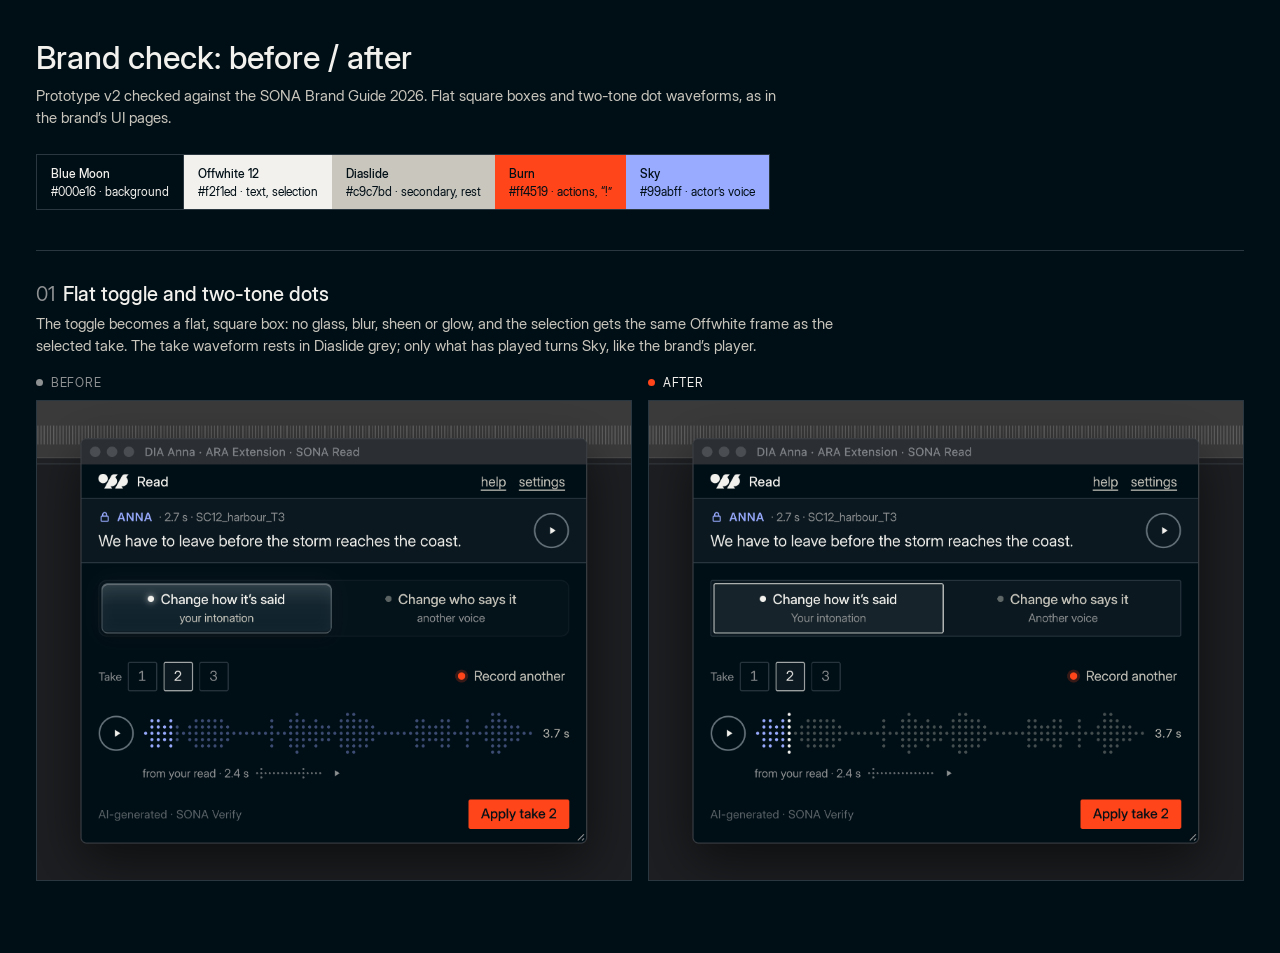
<file: prototype/flow-1-read-v2/brand-check.html>
<!doctype html>
<html lang="en">
<head>
<meta charset="utf-8">
<meta name="viewport" content="width=device-width, initial-scale=1">
<title>Brand check · before / after</title>
<style>
  @font-face { font-family: "Inter Display"; src: url("assets/fonts/InterDisplay-Regular.ttf"); font-weight: 400; }
  @font-face { font-family: "Inter Display"; src: url("assets/fonts/InterDisplay-Medium.ttf"); font-weight: 500; }
  :root { --bg: #000e16; --surface: #0b1820; --line: #2a3740; --text: #f2f1ed; --muted: #8e9192; --diaslide: #c9c7bd; --burn: #ff4519; --sky: #99abff; }
  * { box-sizing: border-box; }
  body { margin: 0; background: var(--bg); color: var(--text); font: 400 15px/1.5 "Inter Display", Inter, system-ui, sans-serif; }
  main { max-width: 1240px; margin: 0 auto; padding: 40px 16px 64px; }
  h1 { font-weight: 500; font-size: 32px; line-height: 1.15; margin: 0 0 8px; }
  .lead { color: var(--diaslide); margin: 0 0 24px; max-width: 760px; }
  .palette { display: flex; gap: 0; margin: 0 0 40px; border: 1px solid var(--line); width: fit-content; max-width: 100%; flex-wrap: wrap; }
  .sw { padding: 10px 14px 8px; min-width: 120px; font-size: 12px; }
  .sw b { display: block; font-weight: 500; }
  section { border-top: 1px solid var(--line); padding: 28px 0 8px; }
  h2 { font-weight: 500; font-size: 20px; margin: 0 0 4px; }
  h2 span { color: var(--muted); font-weight: 400; margin-right: 8px; }
  .why { color: var(--diaslide); margin: 0 0 16px; max-width: 820px; }
  .pair { display: grid; grid-template-columns: 1fr 1fr; gap: 16px; }
  figure { margin: 0; }
  figcaption { font-size: 12px; letter-spacing: .06em; text-transform: uppercase; color: var(--muted); margin-bottom: 8px; display: flex; gap: 8px; align-items: center; }
  figcaption i { width: 7px; height: 7px; border-radius: 50%; background: var(--muted); display: inline-block; }
  .after figcaption { color: var(--text); }
  .after figcaption i { background: var(--burn); }
  figure img { display: block; width: 100%; height: auto; border: 1px solid var(--line); background: var(--surface); }
  ul.changes { margin: 12px 0 0; padding-left: 18px; color: var(--diaslide); font-size: 14px; }
  @media (max-width: 760px) { .pair { grid-template-columns: 1fr; } h1 { font-size: 26px; } }
</style>
</head>
<body>
<main>
  <h1>Brand check: before / after</h1>
  <p class="lead">Prototype v2 checked against the SONA Brand Guide 2026. Flat square boxes and two-tone dot waveforms, as in the brand’s UI pages.</p>
  <div class="palette" aria-label="SONA palette">
    <div class="sw" style="background:#000e16;color:#f2f1ed;border-right:1px solid #2a3740"><b>Blue Moon</b>#000e16 · background</div>
    <div class="sw" style="background:#f2f1ed;color:#000e16"><b>Offwhite 12</b>#f2f1ed · text, selection</div>
    <div class="sw" style="background:#c9c7bd;color:#000e16"><b>Diaslide</b>#c9c7bd · secondary, rest</div>
    <div class="sw" style="background:#ff4519;color:#000e16"><b>Burn</b>#ff4519 · actions, “!”</div>
    <div class="sw" style="background:#99abff;color:#000e16"><b>Sky</b>#99abff · actor’s voice</div>
  </div>



  <section>
    <h2><span>01</span>Flat toggle and two-tone dots</h2>
    <p class="why">The toggle becomes a flat, square box: no glass, blur, sheen or glow, and the selection gets the same Offwhite frame as the selected take. The take waveform rests in Diaslide grey; only what has played turns Sky, like the brand’s player.</p>
    <div class="pair">
      <figure><figcaption><i></i>Before</figcaption><img src="brand-check/before-takes.png" alt="Before: rounded glass toggle, take waveform all in Sky"></figure>
      <figure class="after"><figcaption><i></i>After</figcaption><img src="brand-check/variant1-takes.png" alt="Variant 1: flat square toggle with an Offwhite frame, grey waveform with the played part in Sky"></figure>
    </div>
  </section>
</main>
</body>
</html>
</file>
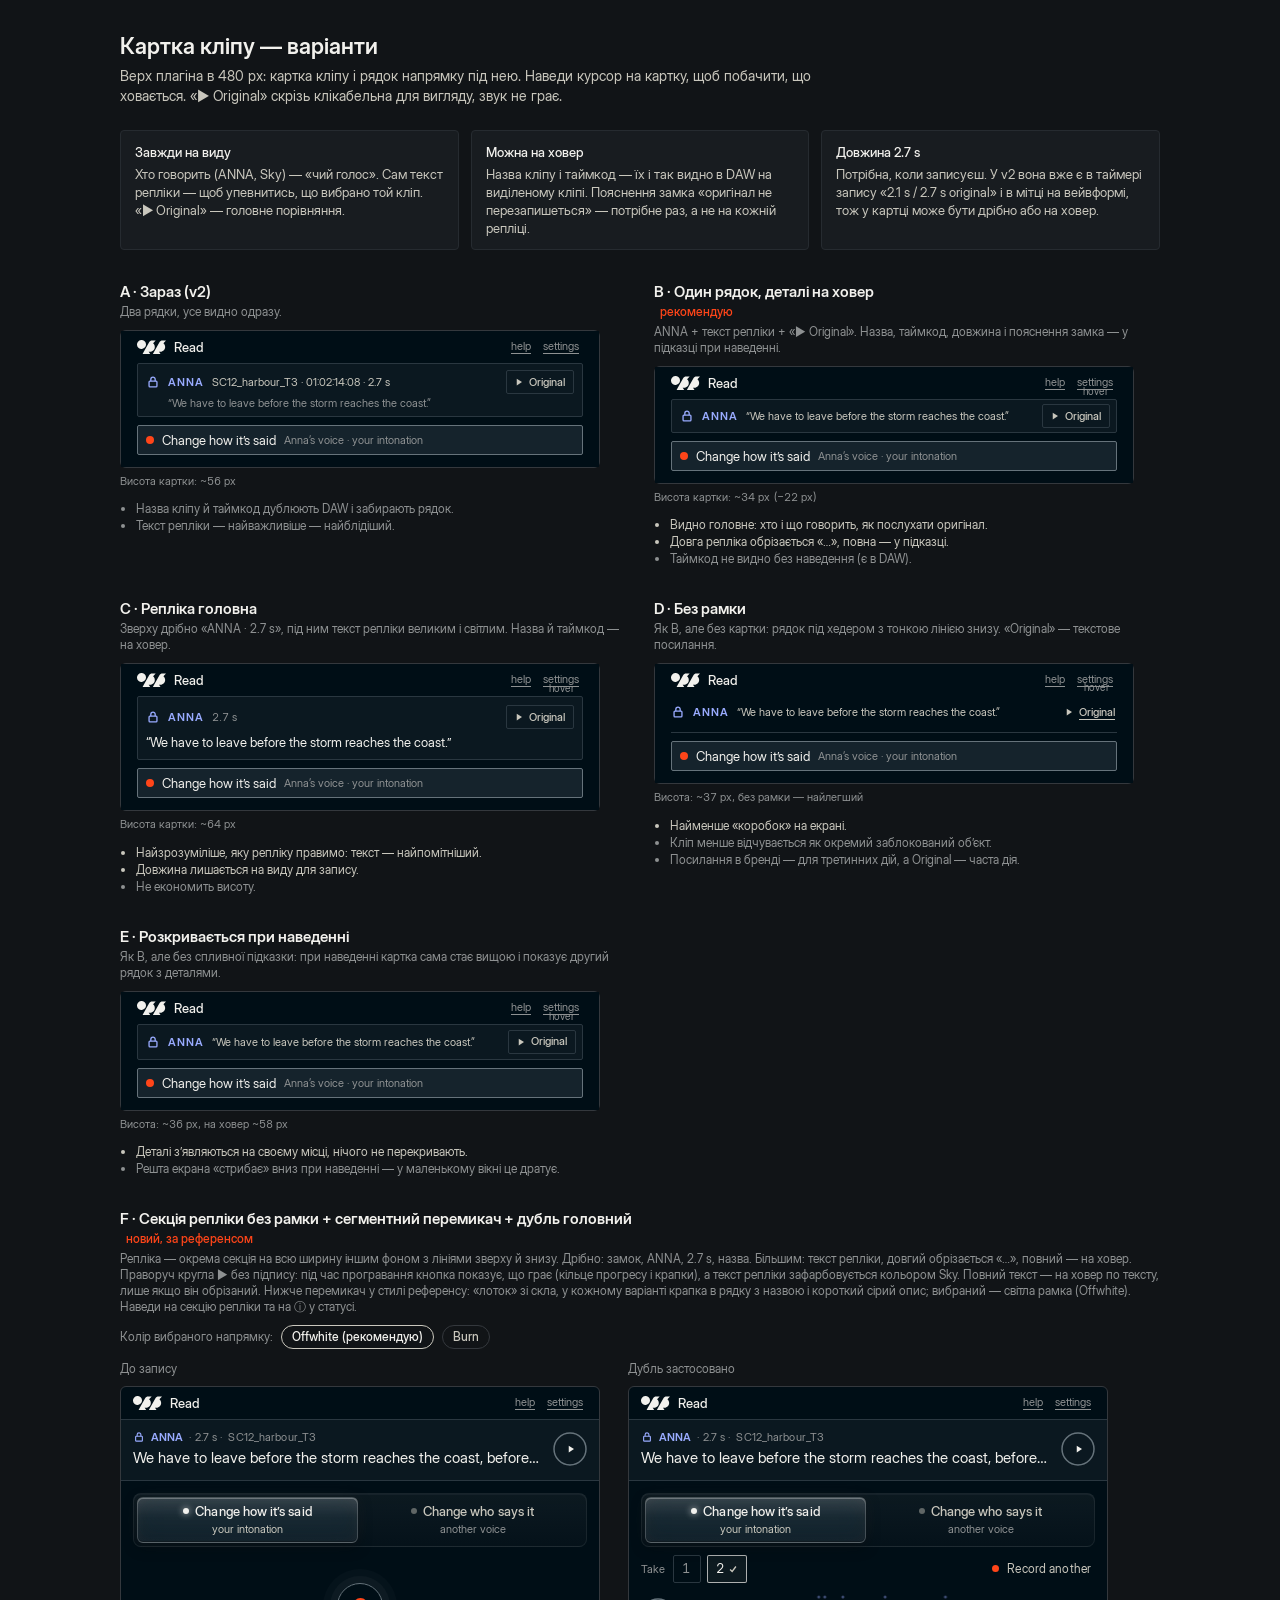
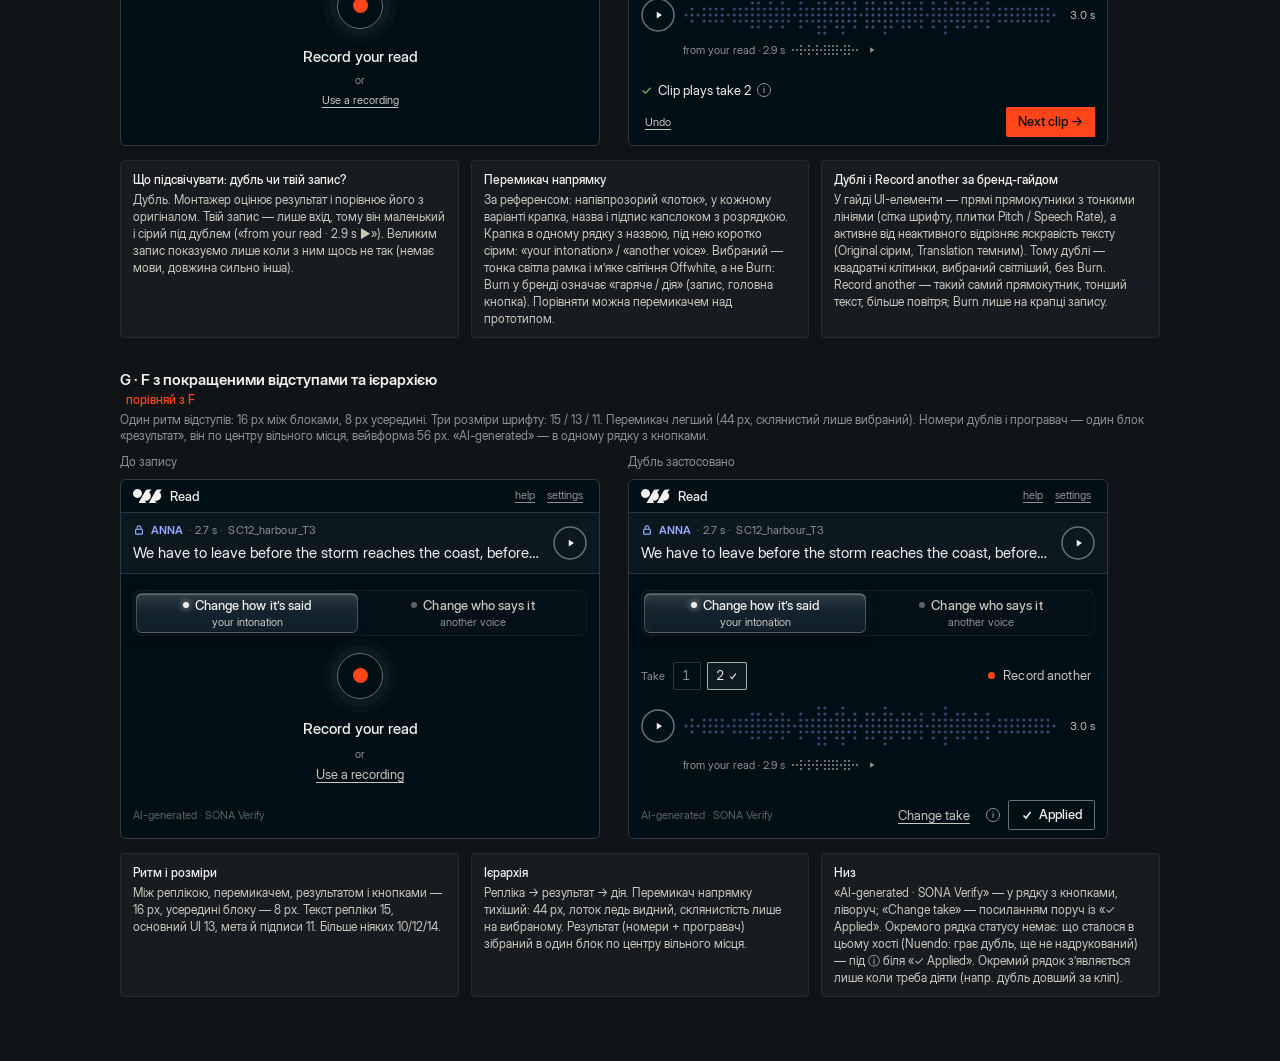
<file: prototype/flow-1-read-v2/clip-card-variants.html>
<!doctype html>
<html lang="uk">
<head>
<meta charset="utf-8">
<meta name="viewport" content="width=device-width, initial-scale=1">
<title>Clip card — variants</title>
<link rel="stylesheet" href="styles.css">
<style>
  body { display: block; height: auto; min-height: 100vh; overflow: auto; background: #111417; color: var(--text-primary); font-family: var(--font); padding: 32px 24px 64px; }
  .page-head { max-width: 1040px; margin: 0 auto 24px; }
  .page-head h1 { font: 600 22px/28px var(--font); margin: 0 0 6px; }
  .page-head p { color: var(--text-secondary); margin: 0; font-size: 14px; line-height: 20px; max-width: 760px; }
  .needs { display: grid; grid-template-columns: repeat(3, minmax(0, 1fr)); gap: 12px; max-width: 1040px; margin: 0 auto 32px; }
  .needs div { background: #181c20; border: 1px solid #262b30; border-radius: 4px; padding: 12px 14px; font-size: 13px; line-height: 18px; color: var(--text-secondary); }
  .needs b { display: block; color: var(--text-primary); font-weight: 500; margin-bottom: 4px; }

  .grid { display: grid; grid-template-columns: repeat(auto-fill, minmax(min(500px, 100%), 1fr)); gap: 32px 28px; max-width: 1040px; margin: 0 auto; }
  .variant h2 { font: 600 15px/20px var(--font); margin: 0 0 2px; }
  .variant h2 .rec { color: var(--accent); font-weight: 500; font-size: 12px; margin-left: 6px; }
  .variant .how { color: var(--text-muted); font-size: 12px; line-height: 16px; margin: 0 0 10px; }
  .variant ul { margin: 10px 0 0; padding-left: 16px; color: var(--text-secondary); font-size: 12px; line-height: 17px; }
  .variant li.minus { color: var(--text-muted); }

  /* plugin frame (static) */
  .frame { width: 480px; max-width: 100%; border: 1px solid #34383d; border-radius: 6px; overflow: visible; background: var(--bg); }
  .frame .sona { width: 100%; height: auto; min-height: 0; resize: none; overflow: visible; padding-bottom: 12px; }
  .dir-line { display: flex; align-items: center; gap: 8px; height: 30px; padding: 0 var(--space-3); border: 1px solid var(--border-strong); border-radius: var(--radius-box); background: var(--surface-2); font-size: 13px; }
  .dir-line::before { content: ""; width: 8px; height: 8px; border-radius: 50%; background: var(--accent); }
  .dir-line small { color: var(--text-muted); font-size: 11px; }
  .measure { color: var(--text-muted); font-size: 11px; margin-top: 6px; font-variant-numeric: tabular-nums; }

  /* shared bits */
  .lock { display: inline-flex; color: var(--actor); flex: none; }
  .lock svg { width: 14px; height: 14px; fill: none; stroke: currentColor; stroke-width: 1.5; }
  .who { color: var(--actor); font-weight: 600; font-size: var(--fs-meta); letter-spacing: .08em; flex: none; }
  .line { color: var(--text-secondary); font-size: var(--fs-meta); white-space: nowrap; overflow: hidden; text-overflow: ellipsis; min-width: 0; flex: 1; }
  .orig { display: inline-flex; align-items: center; gap: 4px; height: 24px; padding: 0 8px 0 6px; flex: none; cursor: pointer;
    background: none; border: 1px solid var(--border-subtle); border-radius: var(--radius-box); color: var(--text-secondary); font: 500 var(--fs-meta)/1 var(--font); }
  .orig svg { width: 12px; height: 12px; fill: currentColor; }
  .orig:hover { color: var(--text-primary); border-color: var(--border-strong); }
  .orig--icon { width: 24px; padding: 0; justify-content: center; border-color: transparent; }
  .orig--link { border: 0; padding: 0 2px; text-decoration: underline; text-underline-offset: 3px; text-decoration-thickness: 1px; }
  .card { position: relative; border: 1px solid var(--border-subtle); background: var(--surface-1); border-radius: var(--radius-box); margin-bottom: var(--space-3); }
  .row { display: flex; align-items: center; gap: var(--space-3); min-width: 0; }

  /* hover popover with the details the DAW already shows */
  .pop { position: absolute; left: -1px; right: -1px; top: calc(100% + 4px); z-index: 5; display: none;
    background: var(--surface-2); border: 1px solid var(--border-strong); border-radius: var(--radius-box); box-shadow: 0 8px 24px rgba(0,0,0,.5);
    padding: 8px 12px; font-size: 12px; line-height: 17px; color: var(--text-secondary); }
  .pop b { color: var(--text-primary); font-weight: 500; }
  .pop .full { color: var(--text-primary); margin-bottom: 4px; }
  .pop .note { display: flex; align-items: center; gap: 6px; margin-top: 4px; color: var(--text-muted); }
  .pop .note svg { width: 12px; height: 12px; fill: none; stroke: var(--actor); stroke-width: 1.5; }
  .has-pop:hover .pop, .has-pop:focus-within .pop { display: block; }
  .hint { position: absolute; right: 8px; top: -18px; font-size: 10px; color: var(--text-muted); letter-spacing: .04em; }

  /* A — current */
  .vA { padding: 6px var(--space-3); }
  .vA .meta { color: var(--text-secondary); font-size: var(--fs-meta); white-space: nowrap; overflow: hidden; text-overflow: ellipsis; flex: 1; min-width: 0; }
  .vA .text { margin: 2px 0 0 22px; color: var(--text-muted); font-size: var(--fs-meta); line-height: var(--lh-meta); white-space: nowrap; overflow: hidden; text-overflow: ellipsis; }

  /* B — one line */
  .vB { padding: 0 6px 0 var(--space-3); height: 34px; display: flex; align-items: center; }
  .vB .row { width: 100%; }

  /* C — the line leads */
  .vC { padding: 8px var(--space-3); }
  .vC .top { display: flex; align-items: center; gap: 8px; }
  .vC .top .dur { color: var(--text-muted); font-size: 11px; font-variant-numeric: tabular-nums; }
  .vC .top .orig { margin-left: auto; }
  .vC .text { margin-top: 4px; color: var(--text-primary); font-size: var(--fs-ui); line-height: var(--lh-ui); white-space: nowrap; overflow: hidden; text-overflow: ellipsis; }

  /* D — no box */
  .vD { border: 0; background: none; border-bottom: 1px solid var(--border-subtle); border-radius: 0; padding: 4px 0 8px; }

  /* E — grows on hover */
  .vE { padding: 0 6px 0 var(--space-3); }
  .vE .row { height: 34px; }
  .vE .more { max-height: 0; overflow: hidden; transition: max-height var(--dur-3) var(--ease); }
  .vE:hover .more, .vE:focus-within .more { max-height: 40px; }
  .vE .more p { margin: 0 0 8px 22px; font-size: 11px; line-height: 15px; color: var(--text-muted); }

  /* ===== F — full screen, after the reference ===== */
  .vF-wrap { grid-column: 1 / -1; }
  .vF-frames { display: flex; flex-wrap: wrap; gap: 28px; }
  .vF-frames figure { margin: 0; }
  .vF-frames figcaption { color: var(--text-muted); font-size: 12px; margin-bottom: 8px; }
  .fx { width: 480px; max-width: 100%; height: 360px; border: 1px solid #34383d; border-radius: 6px; background: var(--bg); overflow: visible;
    display: flex; flex-direction: column; font-family: var(--font); font-size: var(--fs-ui); line-height: var(--lh-ui); color: var(--text-primary); position: relative; }
  .fx .s-header { padding: 0 var(--space-4); }
  /* line section: own surface, full bleed, no box */
  .fx-line { position: relative; background: var(--surface-1); border-top: 1px solid var(--border-subtle); border-bottom: 1px solid var(--border-subtle);
    padding: 10px var(--space-4) 12px; display: grid; grid-template-columns: 1fr auto; column-gap: var(--space-4); align-items: center; }
  .fx-meta { display: flex; align-items: center; gap: 6px; font-size: 11px; line-height: 14px; color: var(--text-muted); letter-spacing: .01em; white-space: nowrap; overflow: hidden; }
  .fx-meta .lock svg { width: 12px; height: 12px; }
  .fx-meta b { color: var(--actor); font-weight: 600; }
  .fx-text { margin-top: 4px; font-size: 15px; line-height: 20px; color: var(--text-primary); white-space: nowrap; overflow: hidden; text-overflow: ellipsis; min-width: 0; }
  .fx-orig { grid-row: 1 / span 2; grid-column: 2; display: flex; flex-direction: column; align-items: center; gap: 2px; background: none; border: 0; cursor: pointer; color: var(--text-secondary); font: 500 10px/12px var(--font); letter-spacing: .04em; }
  .fx-orig i { width: 32px; height: 32px; border-radius: 50%; border: 1px solid var(--border-strong); display: grid; place-items: center; color: var(--text-primary); }
  .fx-orig i svg { width: 12px; height: 12px; fill: currentColor; margin-left: 2px; }
  .fx-orig:hover i { border-color: var(--text-secondary); }
  .fx-line .pop { left: var(--space-4); right: var(--space-4); }
  .fx-line:hover .pop { display: block; }
  .fx-body { flex: 1; min-height: 0; display: flex; flex-direction: column; padding: var(--space-4) var(--space-4) var(--space-3); gap: var(--space-3); }
  /* direction: a real segmented control that reads as a sentence */
  .fx-dir { display: flex; align-items: center; gap: var(--space-3); }
  .fx-dir > span { color: var(--text-muted); font-size: var(--fs-meta); flex: none; }
  .seg { flex: 1; display: grid; grid-template-columns: 1fr 1fr; padding: 2px; background: var(--surface-1); border: 1px solid var(--border-subtle); border-radius: 4px; }
  .seg button { height: 26px; border: 0; border-radius: 3px; background: none; cursor: pointer; color: var(--text-secondary); font: 500 var(--fs-ui)/1 var(--font); }
  .seg button[aria-pressed="true"] { background: var(--surface-2); color: var(--text-primary); box-shadow: inset 0 0 0 1px var(--border-strong); }
  .fx-dir-cap { margin: -4px 0 0; padding-left: 58px; font-size: 11px; line-height: 14px; color: var(--text-muted); }
  .fx-dir-cap b { color: var(--actor); font-weight: 500; }
  /* ready */
  .fx-ready { flex: 1; display: flex; flex-direction: column; align-items: center; justify-content: center; gap: 4px; }
  .fx-recbtn { width: 56px; height: 56px; border-radius: 50%; border: 1px solid var(--border-strong); background: none; display: grid; place-items: center; cursor: pointer; box-shadow: 0 0 0 8px rgba(242,241,237,.03), 0 0 0 16px rgba(242,241,237,.02); }
  .fx-recbtn::after { content: ""; width: 18px; height: 18px; border-radius: 50%; background: var(--accent); }
  .fx-recbtn:hover::after { transform: scale(1.15); }
  .fx-ready .t { font-size: var(--fs-line); line-height: var(--lh-line); font-weight: 500; margin-top: 10px; }
  .fx-ready .row2 { display: flex; align-items: center; gap: var(--space-4); color: var(--text-secondary); font-size: var(--fs-meta); }
  .fx-ready .row2 .sep { width: 1px; height: 12px; background: var(--border-subtle); }
  .fx-ready .row2 a { color: var(--text-secondary); text-decoration: underline; text-underline-offset: 3px; cursor: pointer; }
  /* takes */
  .fx-takes-head { display: flex; align-items: center; gap: 6px; }
  .fx-takes-head .lbl { color: var(--text-muted); font-size: var(--fs-meta); margin-right: 2px; }
  .tk { min-width: 26px; height: 24px; padding: 0 6px; border: 1px solid var(--border-subtle); border-radius: var(--radius-box); background: none; color: var(--text-secondary); font: 500 var(--fs-ui)/1 var(--font); cursor: pointer; display: inline-flex; align-items: center; gap: 4px; }
  .tk[aria-pressed="true"] { border-color: var(--accent); color: var(--text-primary); }
  .tk svg { width: 10px; height: 10px; fill: none; stroke: var(--text-primary); stroke-width: 2; }
  .tk-rec { margin-left: auto; display: inline-flex; align-items: center; gap: 6px; height: 24px; padding: 0 8px 0 6px; border: 1px solid var(--border-subtle); border-radius: 12px; background: none; color: var(--text-secondary); font: 500 var(--fs-meta)/1 var(--font); cursor: pointer; }
  .tk-rec::before { content: ""; width: 8px; height: 8px; border-radius: 50%; background: var(--accent); }
  .tk-rec:hover { color: var(--text-primary); border-color: var(--border-strong); }
  .fx-take { display: grid; grid-template-columns: 36px 1fr auto; column-gap: var(--space-3); align-items: center; }
  .fx-take .pl { width: 36px; height: 36px; border-radius: 50%; border: 1px solid var(--actor); background: rgba(153,171,255,.08); display: grid; place-items: center; color: var(--actor); cursor: pointer; }
  .fx-take .pl svg { width: 13px; height: 13px; fill: currentColor; margin-left: 2px; }
  .fx-take canvas[data-wave="take"] { width: 100%; height: 48px; display: block; }
  .fx-take .dur { color: var(--text-secondary); font-size: var(--fs-meta); font-variant-numeric: tabular-nums; }
  .fx-read { grid-column: 2 / span 2; display: flex; align-items: center; gap: 6px; font-size: 11px; color: var(--text-muted); margin-top: 2px; }
  .fx-read canvas { width: 70px; height: 14px; }
  .fx-read button { background: none; border: 0; color: var(--text-muted); cursor: pointer; padding: 0; display: inline-flex; }
  .fx-read button svg { width: 10px; height: 10px; fill: currentColor; }
  .fx-status { display: flex; align-items: center; gap: 6px; font-size: var(--fs-ui); margin-top: auto; position: relative; }
  .fx-status .ok { color: #7bd88f; }
  .fx-status .info { width: 14px; height: 14px; border-radius: 50%; border: 1px solid var(--text-muted); color: var(--text-muted); font: 600 9px/12px var(--font); text-align: center; cursor: help; }
  .fx-status .pop { left: 0; right: auto; width: 300px; top: auto; bottom: calc(100% + 6px); }
  .fx-status .info:hover + .pop { display: block; }
  .fx-actions { display: flex; align-items: center; justify-content: space-between; }
  .fx-actions .link { font-size: var(--fs-meta); }
  .fx-split { display: inline-flex; }
  .fx-split .btn { height: 30px; }
  .fx-split .btn + .btn { border-left: 1px solid rgba(0,14,22,.35); border-radius: 0 2px 2px 0; padding: 0 10px; }
  .fx-split .btn:first-child { border-radius: 2px 0 0 2px; }
  .qa { margin-top: 14px; display: grid; grid-template-columns: repeat(3, minmax(0, 1fr)); gap: 12px; }
  .qa div { background: #181c20; border: 1px solid #262b30; border-radius: 4px; padding: 10px 12px; font-size: 12px; line-height: 17px; color: var(--text-secondary); }
  .qa b { display: block; color: var(--text-primary); font-weight: 500; margin-bottom: 3px; }
  @media (max-width: 900px) { .qa { grid-template-columns: 1fr; } }

  /* F · direction switch in the style of the reference (glass tray, dot on top, title, spaced caps),
     on SONA brand: Inter Display, selected = Burn glow, idle dots in Diaslide */
  .dirx { display: grid; grid-template-columns: 1fr 1fr; gap: 4px; padding: 4px; border-radius: 10px;
    background: linear-gradient(180deg, rgba(242,241,237,.05), rgba(242,241,237,.02));
    border: 1px solid rgba(242,241,237,.08); box-shadow: inset 0 1px 0 rgba(242,241,237,.04); }
  .dirx__opt { position: relative; display: flex; flex-direction: column; align-items: center; gap: 3px; padding: 7px 6px 8px;
    border: 1px solid transparent; border-radius: 7px; background: none; cursor: pointer; font-family: var(--font);
    transition: background var(--dur-2) var(--ease), border-color var(--dur-2) var(--ease), box-shadow var(--dur-2) var(--ease); }
  .dirx__dot { width: 7px; height: 7px; border-radius: 50%; background: var(--sona-diaslide); opacity: .45; transition: all var(--dur-2) var(--ease); }
  .dirx__opt b { font: 500 14px/18px var(--font); color: var(--text-secondary); letter-spacing: .005em; }
  .dirx__opt small { font: 500 9px/12px var(--font); letter-spacing: .12em; text-transform: uppercase; color: var(--text-muted); white-space: nowrap; }
  .dirx__opt:hover:not([aria-checked="true"]) { background: rgba(242,241,237,.03); }
  .dirx__opt:hover:not([aria-checked="true"]) b { color: var(--text-primary); }
  .dirx__opt[aria-checked="true"] {
    border-color: rgba(255,69,25,.55);
    background: radial-gradient(120% 90% at 50% 0%, rgba(255,69,25,.14), rgba(255,69,25,.03) 70%), rgba(242,241,237,.03);
    box-shadow: 0 0 18px rgba(255,69,25,.18), inset 0 0 12px rgba(255,69,25,.08);
  }
  .dirx__opt[aria-checked="true"] .dirx__dot { background: var(--accent); opacity: 1; box-shadow: 0 0 8px 2px rgba(255,69,25,.55); }
  .dirx__opt[aria-checked="true"] b { color: var(--text-primary); }
  .dirx__opt[aria-checked="true"] small { color: var(--text-secondary); }
  .dirx__opt:focus-visible { outline: 1px solid var(--focus-ring); outline-offset: 1px; }

  /* F · play the original: no label; while it plays the button shows it (progress ring + stepped dots) */
  .fx-orig { grid-row: 1 / span 2; grid-column: 2; position: relative; width: 34px; height: 34px; padding: 0; border: 0; background: none; cursor: pointer; color: var(--text-primary); display: grid; place-items: center; }
  .fx-orig i { display: none; }
  .fx-orig__ring { position: absolute; inset: 0; width: 34px; height: 34px; transform: rotate(-90deg); }
  .fx-orig__ring circle { fill: none; stroke-width: 1.5; }
  .fx-orig__ring .bg { stroke: var(--border-strong); }
  .fx-orig__ring .fg { stroke: var(--actor); stroke-dasharray: 0 101; stroke-linecap: round; }
  .fx-orig:hover .fx-orig__ring .bg { stroke: var(--text-secondary); }
  .fx-orig__play { width: 12px; height: 12px; fill: currentColor; margin-left: 2px; }
  .fx-orig__eq { display: none; gap: 3px; align-items: center; height: 14px; }
  .fx-orig__eq i { display: block; width: 3px; border: 0; border-radius: 2px; background: var(--actor); animation: eq .9s steps(3, end) infinite; }
  .fx-orig__eq i:nth-child(1) { animation-delay: -.3s; } .fx-orig__eq i:nth-child(2) { animation-delay: -.6s; }
  @keyframes eq { 0% { height: 3px; } 33% { height: 13px; } 66% { height: 7px; } 100% { height: 3px; } }
  .fx-orig.is-playing .fx-orig__play { display: none; }
  .fx-orig.is-playing .fx-orig__eq { display: inline-flex; }
  /* mini dot waveform inside the button (same dot system as the take strip, scaled down) */
  .fx-orig__wave { display: none; width: 20px; height: 16px; }
  .fx-orig.is-playing .fx-orig__wave { display: block; }
  .fx-orig.is-playing:hover .fx-orig__wave { display: none; }
  .fx-orig.is-playing .fx-orig__ring { display: none; }            /* no ring while playing: just the dots */
  .fx-orig.is-playing:hover .fx-orig__ring { display: block; }      /* hover = stop button */
  .fx-orig.is-playing:hover .fx-orig__ring .fg { display: none; }
  .fx-orig.is-playing:hover .fx-orig__eq { display: none; }
  .fx-orig.is-playing:hover::after { content: ""; width: 10px; height: 10px; border-radius: 1px; background: var(--actor); } /* hover while playing = stop */
  /* the line fills in Sky as it plays */
  [data-fill] { --p: 0%; }
  .is-playing-line [data-fill] { background: linear-gradient(90deg, #ffffff calc(var(--p) - 4%), rgba(242,241,237,.42) calc(var(--p) + 4%)); -webkit-background-clip: text; background-clip: text; color: transparent; }
  /* reading effect: the line dims, and what has been said becomes bright white, with a soft edge */
  /* full line on hover — only when it doesn't fit */
  .fx-line .pop { display: none; }
  .fx-line:hover .pop { display: none; }
  .fx-line[data-trunc="true"] .fx-text { cursor: default; }
  .fx-line[data-trunc="true"] .fx-text:hover ~ .fx-full { display: block; }
  .fx-full { font-size: 14px; line-height: 20px; color: var(--text-primary); white-space: normal; }

  /* F · direction cards v2: dot on the title line, short grey description, more air;
     selected = neutral Offwhite (Burn stays for record + the main action). Burn kept as a comparison toggle. */
  .dirx__opt { gap: 6px; padding: 9px 6px 10px; }
  .dirx__title { display: inline-flex; align-items: center; gap: 8px; }
  .dirx__opt small { font: 400 12px/16px var(--font); letter-spacing: 0; text-transform: none; color: var(--text-muted); }
  .dirx__opt[aria-checked="true"] {
    border-color: rgba(242,241,237,.45);
    background: radial-gradient(120% 100% at 50% 0%, rgba(242,241,237,.08), rgba(242,241,237,.02) 70%), rgba(242,241,237,.02);
    box-shadow: 0 0 16px rgba(242,241,237,.05), inset 0 0 10px rgba(242,241,237,.03);
  }
  .dirx__opt[aria-checked="true"] .dirx__dot { background: var(--sona-offwhite); box-shadow: 0 0 6px 1px rgba(242,241,237,.45); }
  .dirx__opt[aria-checked="true"] small { color: var(--text-secondary); }
  /* comparison: the same cards with a Burn selection */
  .sel-burn .dirx__opt[aria-checked="true"] {
    border-color: rgba(255,69,25,.55);
    background: radial-gradient(120% 90% at 50% 0%, rgba(255,69,25,.14), rgba(255,69,25,.03) 70%), rgba(242,241,237,.03);
    box-shadow: 0 0 18px rgba(255,69,25,.18), inset 0 0 12px rgba(255,69,25,.08);
  }
  .sel-burn .dirx__opt[aria-checked="true"] .dirx__dot { background: var(--accent); box-shadow: 0 0 8px 2px rgba(255,69,25,.55); }
  .cmp { display: inline-flex; align-items: center; gap: 8px; margin: 0 0 12px; font-size: 12px; color: var(--text-muted); }
  .cmp button { height: 24px; padding: 0 10px; border: 1px solid #34383d; border-radius: 12px; background: none; color: var(--text-secondary); font: 500 12px/1 var(--font); cursor: pointer; }
  .cmp button[aria-pressed="true"] { border-color: var(--text-secondary); color: var(--text-primary); }

  /* F · compact direction toggle with a sliding selection (micro-animation) */
  .dirx { position: relative; gap: 4px; padding: 3px; border-radius: 8px; }
  .dirx__opt { position: relative; z-index: 1; gap: 2px; padding: 5px 6px 6px; border-radius: 6px; }
  .dirx__opt b { font: 500 13px/17px var(--font); transition: color var(--dur-3) var(--ease); }
  .dirx__opt small { font: 400 11px/14px var(--font); transition: color var(--dur-3) var(--ease); }
  .dirx__title { gap: 6px; }
  .dirx__dot { width: 6px; height: 6px; }
  /* the selected look now lives on one sliding element, not on the option */
  .dirx__opt[aria-checked="true"], .sel-burn .dirx__opt[aria-checked="true"] { border-color: transparent; background: none; box-shadow: none; }
  .dirx__glide {
    position: absolute; z-index: 0; top: 3px; bottom: 3px; left: 3px; width: calc((100% - 10px) / 2);
    border: 1px solid rgba(242,241,237,.45); border-radius: 6px;
    background: radial-gradient(120% 100% at 50% 0%, rgba(242,241,237,.08), rgba(242,241,237,.02) 70%), rgba(242,241,237,.02);
    box-shadow: 0 0 14px rgba(242,241,237,.05), inset 0 0 8px rgba(242,241,237,.03);
    transition: transform 260ms cubic-bezier(.3, .7, .2, 1);
  }
  .dirx[data-sel="1"] .dirx__glide { transform: translateX(calc(100% + 4px)); }
  .sel-burn .dirx__glide { border-color: rgba(255,69,25,.55); background: radial-gradient(120% 90% at 50% 0%, rgba(255,69,25,.14), rgba(255,69,25,.03) 70%), rgba(242,241,237,.03); box-shadow: 0 0 16px rgba(255,69,25,.18), inset 0 0 10px rgba(255,69,25,.08); }
  /* the dot lights up with a small pop */
  .dirx__opt[aria-checked="true"] .dirx__dot { animation: dotpop 320ms cubic-bezier(.3, .7, .2, 1); }
  @keyframes dotpop { 0% { transform: scale(.4); opacity: .4; } 60% { transform: scale(1.35); } 100% { transform: scale(1); opacity: 1; } }
  @media (prefers-reduced-motion: reduce) { .dirx__glide { transition: none; } .dirx__opt[aria-checked="true"] .dirx__dot { animation: none; } }

  /* F · glassy sliding selection: slower, eased, with a short stretch while it travels */
  .dirx__glide {
    transform: none; translate: 0 0;
    transition: translate 460ms cubic-bezier(.22, 1, .36, 1);
    border: 1px solid rgba(242,241,237,.22);
    background:
      linear-gradient(180deg, rgba(255,255,255,.14) 0%, rgba(255,255,255,.04) 45%, rgba(255,255,255,.02) 100%),
      rgba(242,241,237,.04);
    -webkit-backdrop-filter: blur(10px) saturate(140%); backdrop-filter: blur(10px) saturate(140%);
    box-shadow:
      inset 0 1px 0 rgba(255,255,255,.28),      /* top highlight, like the edge of glass */
      inset 0 -1px 0 rgba(0,0,0,.25),
      inset 0 0 12px rgba(255,255,255,.04),
      0 4px 14px rgba(0,0,0,.35),
      0 0 18px rgba(242,241,237,.05);
  }
  .dirx[data-sel="1"] .dirx__glide { transform: none; translate: calc(100% + 4px) 0; }
  .dirx__glide.is-moving { animation: glide-stretch 460ms cubic-bezier(.22, 1, .36, 1); }
  @keyframes glide-stretch { 0% { scale: 1 1; } 35% { scale: 1.06 .94; } 100% { scale: 1 1; } }
  /* a soft sheen passes over the glass as it lands */
  .dirx__glide::after { content: ""; position: absolute; inset: 0; border-radius: inherit; pointer-events: none;
    background: linear-gradient(105deg, transparent 30%, rgba(255,255,255,.10) 50%, transparent 70%); background-size: 250% 100%; background-position: 120% 0; opacity: 0; }
  .dirx__glide.is-moving::after { animation: sheen 520ms ease-out; }
  @keyframes sheen { 0% { background-position: 120% 0; opacity: 1; } 100% { background-position: -40% 0; opacity: 0; } }
  .dirx__opt b, .dirx__opt small { transition: color 360ms ease 80ms; }
  .sel-burn .dirx__glide { border-color: rgba(255,69,25,.5); background: linear-gradient(180deg, rgba(255,120,90,.18), rgba(255,69,25,.05) 60%), rgba(255,69,25,.04); }
  @media (prefers-reduced-motion: reduce) { .dirx__glide { transition: none; } .dirx__glide.is-moving, .dirx__glide.is-moving::after { animation: none; } }

  /* F · ready: smaller record control, "or" on its own line, then the file option */
  .fx-recbtn { width: 46px; height: 46px; box-shadow: 0 0 0 7px rgba(242,241,237,.03), 0 0 0 14px rgba(242,241,237,.02); }
  .fx-recbtn::after { width: 15px; height: 15px; transition: transform var(--dur-2) steps(2, end); }
  .fx-ready .t { margin-top: 14px; }
  .fx-ready .or { font-size: 11px; line-height: 14px; color: var(--text-muted); margin-top: 2px; }
  .fx-ready .use-rec { font-size: var(--fs-meta); color: var(--text-secondary); text-decoration: underline; text-underline-offset: 3px; text-decoration-thickness: 1px; cursor: pointer; }
  .fx-ready .use-rec:hover { color: var(--text-primary); }

  /* F · takes row aligned with the brand guide: square boxes with thin lines (like the type specimen grid),
     selection = brighter text and line, not Burn; Burn only on the record dot */
  .fx-takes-head { gap: 6px; }
  .tk { min-width: 28px; height: 28px; padding: 0 8px; border: 1px solid var(--border-subtle); border-radius: 2px; background: none;
    color: var(--text-muted); font: 400 13px/1 var(--font); font-variant-numeric: tabular-nums; transition: color var(--dur-2) var(--ease), border-color var(--dur-2) var(--ease), background var(--dur-2) var(--ease); }
  .tk:hover { color: var(--text-primary); border-color: var(--border-strong); }
  .tk[aria-pressed="true"] { border-color: rgba(242,241,237,.7); color: var(--text-primary); background: rgba(242,241,237,.05); }
  .tk svg { width: 10px; height: 10px; stroke: var(--text-secondary); stroke-width: 1.6; }
  .tk-rec { height: 28px; padding: 0 14px 0 12px; gap: 8px; border: 1px solid var(--border-subtle); border-radius: 2px;
    color: var(--text-secondary); font: 400 12px/1 var(--font); letter-spacing: .01em; transition: color var(--dur-2) var(--ease), border-color var(--dur-2) var(--ease); }
  .tk-rec::before { width: 7px; height: 7px; }
  .tk-rec:hover { color: var(--text-primary); border-color: var(--border-strong); }
  .sel-burn .tk[aria-pressed="true"] { border-color: var(--accent); }

  /* F · Record another as a Burn text action with a plus: same colour as the main button, no fill */
  .tk-rec { color: var(--accent); border-color: transparent; padding: 0 10px 0 8px; gap: 6px; font-weight: 500; }
  .tk-rec::before { content: none; }
  .tk-rec svg { width: 12px; height: 12px; fill: none; stroke: currentColor; stroke-width: 1.6; stroke-linecap: round; }
  .tk-rec:hover { color: var(--accent-hover); border-color: rgba(255,69,25,.35); background: rgba(255,69,25,.06); }

  /* F · Record another: just the record dot + text, no outline; the text brightens on hover */
  .tk-rec { color: var(--text-secondary); border: 0; background: none; padding: 0 4px; gap: 8px; font-weight: 400; transition: color var(--dur-2) var(--ease); }
  .tk-rec::before { content: ""; width: 7px; height: 7px; border-radius: 50%; background: var(--accent); transition: transform var(--dur-2) var(--ease), box-shadow var(--dur-2) var(--ease); }
  .tk-rec:hover, .tk-rec:focus-visible { color: var(--text-primary); border: 0; background: none; outline: none; }
  .tk-rec:hover::before, .tk-rec:focus-visible::before { transform: scale(1.2); box-shadow: 0 0 6px rgba(255,69,25,.5); }

  /* F · the take's play button is the same component as the original's (grey ring, brighter on hover, Sky dots while playing) */
  .fx-take { grid-template-columns: 34px 1fr auto; }
  .fx-take .fx-orig { grid-row: auto; grid-column: 1; }

  /* F · Record another: the record dot "breathes" — a slow, soft halo, like a standby lamp. Calm, not a call to action. */
  .tk-rec::before { animation: rec-breathe 2.8s ease-out infinite; }
  @keyframes rec-breathe {
    0%   { box-shadow: 0 0 0 0 rgba(255,69,25,.45); }
    55%  { box-shadow: 0 0 0 5px rgba(255,69,25,0); }
    100% { box-shadow: 0 0 0 5px rgba(255,69,25,0); }
  }
  .tk-rec:hover::before, .tk-rec:focus-visible::before { animation-duration: 1.6s; }
  @media (prefers-reduced-motion: reduce) { .tk-rec::before { animation: none; } }

  /* F · take button: a plain play/pause — the waveform beside it already shows the playback */
  .fx-orig__pause { display: none; width: 12px; height: 12px; fill: currentColor; }
  .fx-orig--take.is-playing .fx-orig__ring { display: block; }
  .fx-orig--take.is-playing .fx-orig__ring .bg { stroke: var(--text-secondary); }
  .fx-orig--take.is-playing .fx-orig__pause { display: block; }
  .fx-orig--take.is-playing:hover::after { content: none; }

  /* ===== G — spacing, hierarchy and type scale on top of F ===== */
  .fx--g { font-size: 13px; }
  .fx--g .fx-line { padding: 12px var(--space-4); }
  .fx--g .fx-meta { font-size: 11px; }
  .fx--g .fx-text { margin-top: 6px; font-size: 15px; line-height: 20px; }
  .fx--g .fx-body { padding: 16px var(--space-4) 10px; gap: 16px; }
  /* quieter direction toggle: 44 px, faint tray, glass only on the selected one */
  .fx--g .dirx { padding: 2px; border-color: rgba(242,241,237,.05); background: rgba(242,241,237,.015); box-shadow: none; }
  .fx--g .dirx__opt { padding: 4px 6px 5px; gap: 1px; }
  .fx--g .dirx__opt b { font-size: 13px; line-height: 17px; }
  .fx--g .dirx__opt small { font-size: 11px; line-height: 14px; }
  .fx--g .dirx__glide { top: 2px; bottom: 2px; left: 2px; width: calc((100% - 8px) / 2); }
  /* the result: takes + player + status as one block, centred in the free space */
  .fx--g .g-result { flex: 1; display: flex; flex-direction: column; justify-content: center; gap: 8px; }
  .fx--g .fx-takes-head .lbl { font-size: 11px; }
  .fx--g .tk { font-size: 13px; }
  .fx--g .tk-rec { font-size: 13px; }
  .fx--g .fx-take canvas[data-wave="take"] { height: 56px; }
  .fx--g .fx-take .dur { font-size: 11px; }
  .fx--g .fx-read { font-size: 11px; }
  .fx--g .fx-status { margin-top: 0; font-size: 13px; }
  .fx--g .fx-ready { flex: 1; }
  .fx--g .fx-ready .t { font-size: 15px; line-height: 20px; margin-top: 16px; }
  .fx--g .fx-ready .or { font-size: 11px; margin: 4px 0 0; }
  .fx--g .fx-ready .use-rec { font-size: 13px; }
  /* bottom row: the AI notice on the left, the actions on the right */
  .fx--g .g-actions { display: flex; align-items: center; justify-content: space-between; min-height: 30px; }
  .fx--g .g-foot { font-size: 11px; color: var(--text-disabled); cursor: help; }
  .fx--g .g-right { display: inline-flex; align-items: center; gap: 12px; }
  .fx--g .g-right .link { font-size: 13px; }
  .fx--g .g-done { display: inline-flex; align-items: center; gap: 6px; height: 30px; padding: 0 12px; background: transparent; color: var(--text-primary); border: 1px solid var(--border-strong); border-radius: 2px; font: 500 13px/1 var(--font); }
  .fx--g .g-done svg { width: 12px; height: 12px; fill: none; stroke: var(--text-primary); stroke-width: 1.6; }
  .fx--g .dirx__opt { padding: 3px 6px; } /* toggle at 44 px */
  .fx--g .fx-line { padding: 10px var(--space-4); } .fx--g .fx-body { padding-bottom: 8px; } /* fits the applied state in 360 px */

  /* G · host details live under ⓘ next to "✓ Applied" (no separate status line) */
  .fx--g .g-applied { position: relative; display: inline-flex; align-items: center; gap: 8px; }
  .fx--g .g-applied .info { display: inline-block; width: 14px; height: 14px; border-radius: 50%; border: 1px solid var(--text-muted); color: var(--text-muted);
    font: 600 9px/12px var(--font); text-align: center; cursor: help; }
  .fx--g .g-applied .info:hover { color: var(--text-primary); border-color: var(--text-secondary); }
  .fx--g .g-pop { display: none; position: absolute; right: 0; left: auto; top: auto; bottom: calc(100% + 8px); width: 280px; z-index: 6;
    background: var(--surface-2); border: 1px solid var(--border-strong); border-radius: var(--radius-box); box-shadow: 0 8px 24px rgba(0,0,0,.5);
    padding: 8px 12px; font-size: 11px; line-height: 16px; color: var(--text-secondary); }
  .fx--g .g-pop b { color: var(--text-primary); font-weight: 500; }
  .fx--g .g-applied .info:hover + .g-pop, .fx--g .g-applied .info:focus + .g-pop { display: block; }
</style>
</head>
<body>
  <header class="page-head">
    <h1>Картка кліпу — варіанти</h1>
    <p>Верх плагіна в 480 px: картка кліпу і рядок напрямку під нею. Наведи курсор на картку, щоб побачити, що ховається. «▶ Original» скрізь клікабельна для вигляду, звук не грає.</p>
  </header>

  <section class="needs" aria-label="Що з картки потрібно">
    <div><b>Завжди на виду</b>Хто говорить (ANNA, Sky) — «чий голос». Сам текст репліки — щоб упевнитись, що вибрано той кліп. «▶ Original» — головне порівняння.</div>
    <div><b>Можна на ховер</b>Назва кліпу і таймкод — їх і так видно в DAW на виділеному кліпі. Пояснення замка «оригінал не перезапишеться» — потрібне раз, а не на кожній репліці.</div>
    <div><b>Довжина 2.7 s</b>Потрібна, коли записуєш. У v2 вона вже є в таймері запису «2.1 s / 2.7 s original» і в мітці на вейвформі, тож у картці може бути дрібно або на ховер.</div>
  </section>

  <div class="grid">

    <!-- A -->
    <article class="variant">
      <h2>A · Зараз (v2)</h2>
      <p class="how">Два рядки, усе видно одразу.</p>
      <div class="frame"><div class="sona">
        <header class="s-header"><div class="s-brand"><img src="assets/logo/SONA_Bildmarke_Light.svg" alt="" class="s-brand__mark"><span class="s-brand__name">Read</span></div><nav class="s-header__links"><span class="link">help</span><span class="link">settings</span></nav></header>
        <div class="card vA">
          <div class="row"><span class="lock" title="Original clip — never overwritten"><svg viewBox="0 0 16 16"><rect x="3.5" y="7" width="9" height="6.5" rx="1"/><path d="M5.5 7V5a2.5 2.5 0 0 1 5 0v2"/></svg></span><span class="who">ANNA</span><span class="meta">SC12_harbour_T3 · 01:02:14:08 · 2.7 s</span><button class="orig"><svg viewBox="0 0 16 16"><path d="M5 3.5v9l7-4.5z"/></svg>Original</button></div>
          <p class="text">“We have to leave before the storm reaches the coast.”</p>
        </div>
        <div class="dir-line">Change how it’s said <small>Anna’s voice · your intonation</small></div>
      </div></div>
      <p class="measure">Висота картки: ~56 px</p>
      <ul><li class="minus">Назва кліпу й таймкод дублюють DAW і забирають рядок.</li><li class="minus">Текст репліки — найважливіше — найблідіший.</li></ul>
    </article>

    <!-- B -->
    <article class="variant">
      <h2>B · Один рядок, деталі на ховер <span class="rec">рекомендую</span></h2>
      <p class="how">ANNA + текст репліки + «▶ Original». Назва, таймкод, довжина і пояснення замка — у підказці при наведенні.</p>
      <div class="frame"><div class="sona">
        <header class="s-header"><div class="s-brand"><img src="assets/logo/SONA_Bildmarke_Light.svg" alt="" class="s-brand__mark"><span class="s-brand__name">Read</span></div><nav class="s-header__links"><span class="link">help</span><span class="link">settings</span></nav></header>
        <div class="card vB has-pop" tabindex="0">
          <span class="hint">hover</span>
          <div class="row"><span class="lock"><svg viewBox="0 0 16 16"><rect x="3.5" y="7" width="9" height="6.5" rx="1"/><path d="M5.5 7V5a2.5 2.5 0 0 1 5 0v2"/></svg></span><span class="who">ANNA</span><span class="line">“We have to leave before the storm reaches the coast.”</span><button class="orig"><svg viewBox="0 0 16 16"><path d="M5 3.5v9l7-4.5z"/></svg>Original</button></div>
          <div class="pop"><div class="full">“We have to leave before the storm reaches the coast.”</div><b>SC12_harbour_T3</b> · 01:02:14:08 · 2.7 s<div class="note"><svg viewBox="0 0 16 16"><rect x="3.5" y="7" width="9" height="6.5" rx="1"/><path d="M5.5 7V5a2.5 2.5 0 0 1 5 0v2"/></svg>The original clip. SONA never overwrites it.</div></div>
        </div>
        <div class="dir-line">Change how it’s said <small>Anna’s voice · your intonation</small></div>
      </div></div>
      <p class="measure">Висота картки: ~34 px (−22 px)</p>
      <ul><li>Видно головне: хто і що говорить, як послухати оригінал.</li><li>Довга репліка обрізається «…», повна — у підказці.</li><li class="minus">Таймкод не видно без наведення (є в DAW).</li></ul>
    </article>

    <!-- C -->
    <article class="variant">
      <h2>C · Репліка головна</h2>
      <p class="how">Зверху дрібно «ANNA · 2.7 s», під ним текст репліки великим і світлим. Назва й таймкод — на ховер.</p>
      <div class="frame"><div class="sona">
        <header class="s-header"><div class="s-brand"><img src="assets/logo/SONA_Bildmarke_Light.svg" alt="" class="s-brand__mark"><span class="s-brand__name">Read</span></div><nav class="s-header__links"><span class="link">help</span><span class="link">settings</span></nav></header>
        <div class="card vC has-pop" tabindex="0">
          <span class="hint">hover</span>
          <div class="top"><span class="lock"><svg viewBox="0 0 16 16"><rect x="3.5" y="7" width="9" height="6.5" rx="1"/><path d="M5.5 7V5a2.5 2.5 0 0 1 5 0v2"/></svg></span><span class="who">ANNA</span><span class="dur">2.7 s</span><button class="orig"><svg viewBox="0 0 16 16"><path d="M5 3.5v9l7-4.5z"/></svg>Original</button></div>
          <div class="text">“We have to leave before the storm reaches the coast.”</div>
          <div class="pop"><b>SC12_harbour_T3</b> · 01:02:14:08<div class="note"><svg viewBox="0 0 16 16"><rect x="3.5" y="7" width="9" height="6.5" rx="1"/><path d="M5.5 7V5a2.5 2.5 0 0 1 5 0v2"/></svg>The original clip. SONA never overwrites it.</div></div>
        </div>
        <div class="dir-line">Change how it’s said <small>Anna’s voice · your intonation</small></div>
      </div></div>
      <p class="measure">Висота картки: ~64 px</p>
      <ul><li>Найзрозуміліше, яку репліку правимо: текст — найпомітніший.</li><li>Довжина лишається на виду для запису.</li><li class="minus">Не економить висоту.</li></ul>
    </article>

    <!-- D -->
    <article class="variant">
      <h2>D · Без рамки</h2>
      <p class="how">Як B, але без картки: рядок під хедером з тонкою лінією знизу. «Original» — текстове посилання.</p>
      <div class="frame"><div class="sona">
        <header class="s-header"><div class="s-brand"><img src="assets/logo/SONA_Bildmarke_Light.svg" alt="" class="s-brand__mark"><span class="s-brand__name">Read</span></div><nav class="s-header__links"><span class="link">help</span><span class="link">settings</span></nav></header>
        <div class="card vD has-pop" tabindex="0">
          <span class="hint">hover</span>
          <div class="row"><span class="lock"><svg viewBox="0 0 16 16"><rect x="3.5" y="7" width="9" height="6.5" rx="1"/><path d="M5.5 7V5a2.5 2.5 0 0 1 5 0v2"/></svg></span><span class="who">ANNA</span><span class="line">“We have to leave before the storm reaches the coast.”</span><button class="orig orig--link"><svg viewBox="0 0 16 16"><path d="M5 3.5v9l7-4.5z"/></svg>Original</button></div>
          <div class="pop"><div class="full">“We have to leave before the storm reaches the coast.”</div><b>SC12_harbour_T3</b> · 01:02:14:08 · 2.7 s<div class="note"><svg viewBox="0 0 16 16"><rect x="3.5" y="7" width="9" height="6.5" rx="1"/><path d="M5.5 7V5a2.5 2.5 0 0 1 5 0v2"/></svg>The original clip. SONA never overwrites it.</div></div>
        </div>
        <div class="dir-line">Change how it’s said <small>Anna’s voice · your intonation</small></div>
      </div></div>
      <p class="measure">Висота: ~37 px, без рамки — найлегший</p>
      <ul><li>Найменше «коробок» на екрані.</li><li class="minus">Кліп менше відчувається як окремий заблокований об’єкт.</li><li class="minus">Посилання в бренді — для третинних дій, а Original — часта дія.</li></ul>
    </article>

    <!-- E -->
    <article class="variant">
      <h2>E · Розкривається при наведенні</h2>
      <p class="how">Як B, але без спливної підказки: при наведенні картка сама стає вищою і показує другий рядок з деталями.</p>
      <div class="frame"><div class="sona">
        <header class="s-header"><div class="s-brand"><img src="assets/logo/SONA_Bildmarke_Light.svg" alt="" class="s-brand__mark"><span class="s-brand__name">Read</span></div><nav class="s-header__links"><span class="link">help</span><span class="link">settings</span></nav></header>
        <div class="card vE" tabindex="0">
          <span class="hint">hover</span>
          <div class="row"><span class="lock"><svg viewBox="0 0 16 16"><rect x="3.5" y="7" width="9" height="6.5" rx="1"/><path d="M5.5 7V5a2.5 2.5 0 0 1 5 0v2"/></svg></span><span class="who">ANNA</span><span class="line">“We have to leave before the storm reaches the coast.”</span><button class="orig"><svg viewBox="0 0 16 16"><path d="M5 3.5v9l7-4.5z"/></svg>Original</button></div>
          <div class="more"><p>SC12_harbour_T3 · 01:02:14:08 · 2.7 s · original, never overwritten</p></div>
        </div>
        <div class="dir-line">Change how it’s said <small>Anna’s voice · your intonation</small></div>
      </div></div>
      <p class="measure">Висота: ~36 px, на ховер ~58 px</p>
      <ul><li>Деталі з’являються на своєму місці, нічого не перекривають.</li><li class="minus">Решта екрана «стрибає» вниз при наведенні — у маленькому вікні це дратує.</li></ul>
    </article>

    <!-- F -->
    <article class="variant vF-wrap">
      <h2>F · Секція репліки без рамки + сегментний перемикач + дубль головний <span class="rec">новий, за референсом</span></h2>
      <p class="how">Репліка — окрема секція на всю ширину іншим фоном з лініями зверху й знизу. Дрібно: замок, ANNA, 2.7 s, назва. Більшим: текст репліки, довгий обрізається «…», повний — на ховер. Праворуч кругла ▶ без підпису: під час програвання кнопка показує, що грає (кільце прогресу і крапки), а текст репліки зафарбовується кольором Sky. Повний текст — на ховер по тексту, лише якщо він обрізаний. Нижче перемикач у стилі референсу: «лоток» зі скла, у кожному варіанті крапка в рядку з назвою і короткий сірий опис; вибраний — світла рамка (Offwhite). Наведи на секцію репліки та на ⓘ у статусі.</p>
      <div class="cmp">Колір вибраного напрямку: <button aria-pressed="true" data-sel="neutral">Offwhite (рекомендую)</button><button aria-pressed="false" data-sel="burn">Burn</button></div>
      <div class="vF-frames">
        <figure><figcaption>До запису</figcaption>
          <div class="fx">
            <header class="s-header"><div class="s-brand"><img src="assets/logo/SONA_Bildmarke_Light.svg" alt="" class="s-brand__mark"><span class="s-brand__name">Read</span></div><nav class="s-header__links"><span class="link">help</span><span class="link">settings</span></nav></header>
            <section class="fx-line">
            <div class="fx-meta"><span class="lock" title="The original clip. SONA never overwrites it."><svg viewBox="0 0 16 16"><rect x="3.5" y="7" width="9" height="6.5" rx="1"/><path d="M5.5 7V5a2.5 2.5 0 0 1 5 0v2"/></svg></span><b>ANNA</b> · 2.7 s · <span title="SC12_harbour_T3 · 01:02:14:08">SC12_harbour_T3</span></div>
            <div class="fx-text" data-fill>We have to leave before the storm reaches the coast, before it’s too late for any of us.</div>
            <button class="fx-orig" aria-label="Play the original" title="Play the original">
              <svg class="fx-orig__ring" viewBox="0 0 34 34" aria-hidden="true"><circle cx="17" cy="17" r="16" class="bg"/></svg>
              <svg class="fx-orig__play" viewBox="0 0 16 16" aria-hidden="true"><path d="M5 3.5v9l7-4.5z"/></svg>
              <canvas class="fx-orig__wave" aria-hidden="true"></canvas>
            </button>
            <div class="pop fx-full"><span data-fill>“We have to leave before the storm reaches the coast, before it’s too late for any of us.”</span></div>
          </section>
            <div class="fx-body">
              <div class="dirx" role="radiogroup" aria-label="What to change" data-sel="0">
              <span class="dirx__glide" aria-hidden="true"></span>
              <button class="dirx__opt" role="radio" aria-checked="true"><span class="dirx__title"><i class="dirx__dot"></i><b>Change how it’s said</b></span><small>your intonation</small></button>
              <button class="dirx__opt" role="radio" aria-checked="false"><span class="dirx__title"><i class="dirx__dot"></i><b>Change who says it</b></span><small>another voice</small></button>
            </div>
              <div class="fx-ready">
                <button class="fx-recbtn" title="Record your read (R)" aria-label="Record your read"></button>
                <span class="t">Record your read</span>
                <span class="or">or</span>
                <a class="use-rec">Use a recording</a>
              </div>
            </div>
          </div>
        </figure>
        <figure><figcaption>Дубль застосовано</figcaption>
          <div class="fx">
            <header class="s-header"><div class="s-brand"><img src="assets/logo/SONA_Bildmarke_Light.svg" alt="" class="s-brand__mark"><span class="s-brand__name">Read</span></div><nav class="s-header__links"><span class="link">help</span><span class="link">settings</span></nav></header>
            <section class="fx-line">
            <div class="fx-meta"><span class="lock" title="The original clip. SONA never overwrites it."><svg viewBox="0 0 16 16"><rect x="3.5" y="7" width="9" height="6.5" rx="1"/><path d="M5.5 7V5a2.5 2.5 0 0 1 5 0v2"/></svg></span><b>ANNA</b> · 2.7 s · <span title="SC12_harbour_T3 · 01:02:14:08">SC12_harbour_T3</span></div>
            <div class="fx-text" data-fill>We have to leave before the storm reaches the coast, before it’s too late for any of us.</div>
            <button class="fx-orig" aria-label="Play the original" title="Play the original">
              <svg class="fx-orig__ring" viewBox="0 0 34 34" aria-hidden="true"><circle cx="17" cy="17" r="16" class="bg"/></svg>
              <svg class="fx-orig__play" viewBox="0 0 16 16" aria-hidden="true"><path d="M5 3.5v9l7-4.5z"/></svg>
              <canvas class="fx-orig__wave" aria-hidden="true"></canvas>
            </button>
            <div class="pop fx-full"><span data-fill>“We have to leave before the storm reaches the coast, before it’s too late for any of us.”</span></div>
          </section>
            <div class="fx-body">
              <div class="dirx" role="radiogroup" aria-label="What to change" data-sel="0">
              <span class="dirx__glide" aria-hidden="true"></span>
              <button class="dirx__opt" role="radio" aria-checked="true"><span class="dirx__title"><i class="dirx__dot"></i><b>Change how it’s said</b></span><small>your intonation</small></button>
              <button class="dirx__opt" role="radio" aria-checked="false"><span class="dirx__title"><i class="dirx__dot"></i><b>Change who says it</b></span><small>another voice</small></button>
            </div>
              <div class="fx-takes-head"><span class="lbl">Take</span><button class="tk" aria-pressed="false">1</button><button class="tk" aria-pressed="true">2 <svg viewBox="0 0 12 12"><path d="M2.5 6.5 5 9l4.5-6"/></svg></button><button class="tk-rec" title="Record another read (R)">Record another</button></div>
              <div class="fx-take">
                <button class="fx-orig fx-orig--take" aria-label="Play take 2" title="Play take 2">
                  <svg class="fx-orig__ring" viewBox="0 0 34 34" aria-hidden="true"><circle cx="17" cy="17" r="16" class="bg"/></svg>
                  <svg class="fx-orig__play" viewBox="0 0 16 16" aria-hidden="true"><path d="M5 3.5v9l7-4.5z"/></svg>
                  <svg class="fx-orig__pause" viewBox="0 0 16 16" aria-hidden="true"><path d="M4.5 3.5h2.5v9H4.5zM9 3.5h2.5v9H9z"/></svg>
                </button>
                <canvas data-wave="take"></canvas>
                <span class="dur">3.0 s</span>
                <div class="fx-read"><span>from your read · 2.9 s</span><canvas data-wave="read"></canvas><button title="Play your read"><svg viewBox="0 0 16 16"><path d="M5 3.5v9l7-4.5z"/></svg></button></div>
              </div>
              <div class="fx-status"><span class="ok">✓</span> Clip plays take 2 <span class="info" tabindex="0">i</span><div class="pop">Original kept, take not printed yet.<br>Print it in Nuendo: <b>Audio › Make Extension Permanent</b>.</div></div>
              <div class="fx-actions"><button class="link">Undo</button><span class="fx-split"><button class="btn btn--primary">Next clip →</button></span></div>
            </div>
          </div>
        </figure>
      </div>
      <div class="qa">
        <div><b>Що підсвічувати: дубль чи твій запис?</b>Дубль. Монтажер оцінює результат і порівнює його з оригіналом. Твій запис — лише вхід, тому він маленький і сірий під дублем («from your read · 2.9 s ▶»). Великим запис показуємо лише коли з ним щось не так (немає мови, довжина сильно інша).</div>
        <div><b>Перемикач напрямку</b>За референсом: напівпрозорий «лоток», у кожному варіанті крапка, назва і підпис капслоком з розрядкою. Крапка в одному рядку з назвою, під нею коротко сірим: «your intonation» / «another voice». Вибраний — тонка світла рамка і м’яке світіння Offwhite, а не Burn: Burn у бренді означає «гаряче / дія» (запис, головна кнопка). Порівняти можна перемикачем над прототипом.</div>
        <div><b>Дублі і Record another за бренд-гайдом</b>У гайді UI-елементи — прямі прямокутники з тонкими лініями (сітка шрифту, плитки Pitch / Speech Rate), а активне від неактивного відрізняє яскравість тексту (Original сірим, Translation темним). Тому дублі — квадратні клітинки, вибраний світліший, без Burn. Record another — такий самий прямокутник, тонший текст, більше повітря; Burn лише на крапці запису.</div>
      </div>
    </article>

    <!-- G -->
    <article class="variant vF-wrap vG-wrap">
      <h2>G · F з покращеними відступами та ієрархією <span class="rec">порівняй з F</span></h2>
      <p class="how">Один ритм відступів: 16 px між блоками, 8 px усередині. Три розміри шрифту: 15 / 13 / 11. Перемикач легший (44 px, склянистий лише вибраний). Номери дублів і програвач — один блок «результат», він по центру вільного місця, вейвформа 56 px. «AI-generated» — в одному рядку з кнопками.</p>
      <div class="vF-frames">
        <figure><figcaption>До запису</figcaption>
          <div class="fx fx--g">
            <header class="s-header"><div class="s-brand"><img src="assets/logo/SONA_Bildmarke_Light.svg" alt="" class="s-brand__mark"><span class="s-brand__name">Read</span></div><nav class="s-header__links"><span class="link">help</span><span class="link">settings</span></nav></header>
            <section class="fx-line">
            <div class="fx-meta"><span class="lock" title="The original clip. SONA never overwrites it."><svg viewBox="0 0 16 16"><rect x="3.5" y="7" width="9" height="6.5" rx="1"/><path d="M5.5 7V5a2.5 2.5 0 0 1 5 0v2"/></svg></span><b>ANNA</b> · 2.7 s · <span title="SC12_harbour_T3 · 01:02:14:08">SC12_harbour_T3</span></div>
            <div class="fx-text" data-fill>We have to leave before the storm reaches the coast, before it’s too late for any of us.</div>
            <button class="fx-orig" aria-label="Play the original" title="Play the original">
              <svg class="fx-orig__ring" viewBox="0 0 34 34" aria-hidden="true"><circle cx="17" cy="17" r="16" class="bg"/></svg>
              <svg class="fx-orig__play" viewBox="0 0 16 16" aria-hidden="true"><path d="M5 3.5v9l7-4.5z"/></svg>
              <canvas class="fx-orig__wave" aria-hidden="true"></canvas>
            </button>
            <div class="pop fx-full"><span data-fill>“We have to leave before the storm reaches the coast, before it’s too late for any of us.”</span></div>
          </section>
            <div class="fx-body">
              <div class="dirx" role="radiogroup" aria-label="What to change" data-sel="0">
              <span class="dirx__glide" aria-hidden="true"></span>
              <button class="dirx__opt" role="radio" aria-checked="true"><span class="dirx__title"><i class="dirx__dot"></i><b>Change how it’s said</b></span><small>your intonation</small></button>
              <button class="dirx__opt" role="radio" aria-checked="false"><span class="dirx__title"><i class="dirx__dot"></i><b>Change who says it</b></span><small>another voice</small></button>
            </div>
              <div class="fx-ready">
                <button class="fx-recbtn" title="Record your read (R)" aria-label="Record your read"></button>
                <span class="t">Record your read</span>
                <span class="or">or</span>
                <a class="use-rec">Use a recording</a>
              </div>
              <div class="g-actions"><span class="g-foot" title="Results are AI generated. Please ensure human review prior to external use. Every take carries a SONA Verify watermark.">AI-generated · SONA Verify</span></div>
            </div>
          </div>
        </figure>
        <figure><figcaption>Дубль застосовано</figcaption>
          <div class="fx fx--g">
            <header class="s-header"><div class="s-brand"><img src="assets/logo/SONA_Bildmarke_Light.svg" alt="" class="s-brand__mark"><span class="s-brand__name">Read</span></div><nav class="s-header__links"><span class="link">help</span><span class="link">settings</span></nav></header>
            <section class="fx-line">
            <div class="fx-meta"><span class="lock" title="The original clip. SONA never overwrites it."><svg viewBox="0 0 16 16"><rect x="3.5" y="7" width="9" height="6.5" rx="1"/><path d="M5.5 7V5a2.5 2.5 0 0 1 5 0v2"/></svg></span><b>ANNA</b> · 2.7 s · <span title="SC12_harbour_T3 · 01:02:14:08">SC12_harbour_T3</span></div>
            <div class="fx-text" data-fill>We have to leave before the storm reaches the coast, before it’s too late for any of us.</div>
            <button class="fx-orig" aria-label="Play the original" title="Play the original">
              <svg class="fx-orig__ring" viewBox="0 0 34 34" aria-hidden="true"><circle cx="17" cy="17" r="16" class="bg"/></svg>
              <svg class="fx-orig__play" viewBox="0 0 16 16" aria-hidden="true"><path d="M5 3.5v9l7-4.5z"/></svg>
              <canvas class="fx-orig__wave" aria-hidden="true"></canvas>
            </button>
            <div class="pop fx-full"><span data-fill>“We have to leave before the storm reaches the coast, before it’s too late for any of us.”</span></div>
          </section>
            <div class="fx-body">
              <div class="dirx" role="radiogroup" aria-label="What to change" data-sel="0">
              <span class="dirx__glide" aria-hidden="true"></span>
              <button class="dirx__opt" role="radio" aria-checked="true"><span class="dirx__title"><i class="dirx__dot"></i><b>Change how it’s said</b></span><small>your intonation</small></button>
              <button class="dirx__opt" role="radio" aria-checked="false"><span class="dirx__title"><i class="dirx__dot"></i><b>Change who says it</b></span><small>another voice</small></button>
            </div>
              <div class="g-result">
                <div class="fx-takes-head"><span class="lbl">Take</span><button class="tk" aria-pressed="false">1</button><button class="tk" aria-pressed="true">2 <svg viewBox="0 0 12 12"><path d="M2.5 6.5 5 9l4.5-6"/></svg></button><button class="tk-rec" title="Record another read (R)">Record another</button></div>
                <div class="fx-take">
                <button class="fx-orig fx-orig--take" aria-label="Play take 2" title="Play take 2">
                  <svg class="fx-orig__ring" viewBox="0 0 34 34" aria-hidden="true"><circle cx="17" cy="17" r="16" class="bg"/></svg>
                  <svg class="fx-orig__play" viewBox="0 0 16 16" aria-hidden="true"><path d="M5 3.5v9l7-4.5z"/></svg>
                  <svg class="fx-orig__pause" viewBox="0 0 16 16" aria-hidden="true"><path d="M4.5 3.5h2.5v9H4.5zM9 3.5h2.5v9H9z"/></svg>
                </button>
                <canvas data-wave="take"></canvas>
                <span class="dur">3.0 s</span>
                <div class="fx-read"><span>from your read · 2.9 s</span><canvas data-wave="read"></canvas><button title="Play your read"><svg viewBox="0 0 16 16"><path d="M5 3.5v9l7-4.5z"/></svg></button></div>
              </div>
              </div>
              <div class="g-actions"><span class="g-foot" title="Results are AI generated. Please ensure human review prior to external use. Every take carries a SONA Verify watermark.">AI-generated · SONA Verify</span><span class="g-right"><button class="link">Change take</button><span class="g-applied"><span class="info" tabindex="0" aria-label="What happened in Nuendo">i</span><span class="pop g-pop"><b>Clip plays take 2</b> · not printed yet<br>The original is kept. Print it in Nuendo: <b>Audio › Make Extension Permanent</b></span><button class="btn g-done"><svg viewBox="0 0 12 12"><path d="M2.5 6.5 5 9l4.5-6"/></svg>Applied</button></span></span></div>
            </div>
          </div>
        </figure>
      </div>
      <div class="qa">
        <div><b>Ритм і розміри</b>Між реплікою, перемикачем, результатом і кнопками — 16 px, усередині блоку — 8 px. Текст репліки 15, основний UI 13, мета й підписи 11. Більше ніяких 10/12/14.</div>
        <div><b>Ієрархія</b>Репліка → результат → дія. Перемикач напрямку тихіший: 44 px, лоток ледь видний, склянистість лише на вибраному. Результат (номери + програвач) зібраний в один блок по центру вільного місця.</div>
        <div><b>Низ</b>«AI-generated · SONA Verify» — у рядку з кнопками, ліворуч; «Change take» — посиланням поруч із «✓ Applied». Окремого рядка статусу немає: що сталося в цьому хості (Nuendo: грає дубль, ще не надрукований) — під ⓘ біля «✓ Applied». Окремий рядок з’являється лише коли треба діяти (напр. дубль довший за кліп).</div>
      </div>
    </article>

  </div>
<script>
  const css = getComputedStyle(document.documentElement);
  const SKY = css.getPropertyValue('--sona-sky').trim();
  // dot waveform levels for the mock (brand dot system), generated once per canvas so redraws match
  function makeLevels(cols, seed, half) {
    let x = seed; const rnd = () => (x = (x * 9301 + 49297) % 233280) / 233280;
    return Array.from({ length: cols }, (_, c) => {
      const env = Math.sin(Math.PI * (c + 1) / (cols + 1)) ** 0.6, gap = (c % 11 === 7) ? 0.1 : 1;
      return Math.max(0, Math.round(env * gap * (0.35 + rnd() * 0.65) * half));
    });
  }
  // progress: null = at rest; 0..1 = playing. Rest is a muted Sky; what has played turns full Sky (like the brand mock, p. 24)
  function drawWave(cv, color, seed, rows, progress = null, rest = 1) {
    const dpr = devicePixelRatio || 1, w = cv.clientWidth, h = cv.clientHeight; if (!w) return;
    if (cv.width !== Math.round(w * dpr)) { cv.width = w * dpr; cv.height = h * dpr; }
    const g = cv.getContext('2d'); g.setTransform(dpr, 0, 0, dpr, 0, 0); g.clearRect(0, 0, w, h); g.fillStyle = color;
    const pitch = rows > 2 ? 6 : 4, d = rows > 2 ? 3 : 2, cols = Math.floor(w / pitch);
    cv._lv ||= makeLevels(cols, seed, rows);
    cv._lv.forEach((lvl, c) => {
      const played = progress !== null && (c + 0.5) / cols <= progress;
      g.globalAlpha = progress === null ? rest : played ? 1 : rest;
      for (let r = -lvl; r <= lvl; r++) { g.beginPath(); g.arc(c * pitch + pitch / 2, h / 2 + r * pitch, d / 2, 0, Math.PI * 2); g.fill(); }
    });
    g.globalAlpha = 1;
  }
  const TAKE_REST = 0.4;
  document.querySelectorAll('canvas[data-wave="take"]').forEach((c) => drawWave(c, SKY, 7, 3, null, TAKE_REST));
  document.querySelectorAll('canvas[data-wave="read"]').forEach((c) => drawWave(c, '#8e9192', 3, 1));
  // segmented control: toggle + caption
  document.querySelectorAll('.cmp button').forEach((b) => b.onclick = () => {
    document.querySelectorAll('.cmp button').forEach((x) => x.setAttribute('aria-pressed', String(x === b)));
    document.querySelector('.vF-wrap').classList.toggle('sel-burn', b.dataset.sel === 'burn');
  });
  document.querySelectorAll('.dirx').forEach((g) => {
    const opts = [...g.querySelectorAll('.dirx__opt')];
    opts.forEach((b, i) => b.onclick = () => {
      if (b.getAttribute('aria-checked') === 'true') return;
      opts.forEach((x) => x.setAttribute('aria-checked', String(x === b)));
      g.dataset.sel = String(i); // the selection slides to the new option
      const gl = g.querySelector('.dirx__glide');
      gl.classList.remove('is-moving'); void gl.offsetWidth; gl.classList.add('is-moving'); // replay the stretch + sheen
    });
  });

  // One play component for the original and the take: grey ring + ▶; while playing, Sky dots that follow the voice.
  let current = null; // only one thing plays at a time
  function wirePlay(btn, url, label, onProgress, onStop) {
    let audio = null, timer = 0, an = null, last = 0, levels = [0, 0, 0, 0, 0];
    const wave = btn.querySelector('.fx-orig__wave');
    const drawMini = () => { // 5 columns × up to 5 dots, 2 px dots on a 4 px pitch
      const dpr = devicePixelRatio || 1, w = 20, h = 16;
      if (wave && wave.width !== w * dpr) { wave.width = w * dpr; wave.height = h * dpr; }
      if (!wave) return; // the take's button has no mini dots
      const g = wave.getContext('2d'); g.setTransform(dpr, 0, 0, dpr, 0, 0); g.clearRect(0, 0, w, h); g.fillStyle = SKY;
      levels.forEach((lv, c) => { for (let r = -lv; r <= lv; r++) { g.beginPath(); g.arc(2 + c * 4, h / 2 + r * 3.5, 1, 0, Math.PI * 2); g.fill(); } });
    };
    const stop = () => {
      clearInterval(timer); audio && audio.pause(); audio = null; levels = [0, 0, 0, 0, 0];
      btn.classList.remove('is-playing'); btn.setAttribute('aria-label', label); btn.title = label;
      if (current && current.btn === btn) current = null;
      onStop && onStop();
    };
    // The take's button is a real pause: it keeps the position and resumes from it
    const pause = () => { clearInterval(timer); audio.pause(); btn.classList.remove('is-playing'); btn.setAttribute('aria-label', label); btn.title = label; };
    const resume = () => { audio.play().catch(() => {}); btn.classList.add('is-playing'); btn.setAttribute('aria-label', 'Pause'); btn.title = 'Pause'; timer = setInterval(tick, 30); };
    let tick = () => {};
    btn.onclick = () => {
      if (audio && !wave) return audio.paused ? (current && current.btn !== btn && current.stop(), current = { btn, stop }, resume()) : pause();
      if (audio) return stop();
      if (current) current.stop();
      current = { btn, stop };
      audio = new Audio(url);
      try { // real level from the audio, so the dots move with the voice
        window.__ac ||= new (window.AudioContext || window.webkitAudioContext)();
        const ac = window.__ac; ac.resume();
        an = ac.createAnalyser(); an.fftSize = 256; an.smoothingTimeConstant = 0.6;
        ac.createMediaElementSource(audio).connect(an); an.connect(ac.destination);
      } catch (e) { an = null; }
      audio.play().catch(() => {});
      const stopWord = wave ? 'Stop' : 'Pause';
      btn.classList.add('is-playing'); btn.setAttribute('aria-label', stopWord); btn.title = stopWord;
      audio.onended = stop;
      tick = () => {
        if (!audio) return;
        onProgress && onProgress(audio.duration ? audio.currentTime / audio.duration : 0);
        const now = performance.now();
        if (now - last > 140) { // calm steps (~7 per second), one dot up or down per step
          last = now;
          let target = [0, 0, 0, 0, 0];
          if (an) {
            const td = new Uint8Array(an.fftSize); an.getByteTimeDomainData(td);
            let sum = 0; for (const v of td) sum += ((v - 128) / 128) ** 2;
            const L = Math.min(1, Math.sqrt(sum / td.length) * 5), j = () => (Math.random() - 0.5) * 0.3;
            const lv = (k) => Math.max(0, Math.min(2, Math.round(L * k + j())));
            target = [lv(0.9), lv(1.8), lv(2.6), lv(1.8), lv(0.9)];
          } else target = levels.map(() => Math.floor(Math.random() * 3));
          levels = levels.map((v, i) => v + Math.sign(target[i] - v));
          drawMini();
        }
      };
      tick(); timer = setInterval(tick, 30); // a timer, not rAF: steady, and keeps going in a background window
    };
  }

  // The original: the line reads itself (dim → bright white); full line on hover only when it doesn't fit
  document.querySelectorAll('.fx-line').forEach((sec) => {
    const t = sec.querySelector('.fx-text');
    sec.dataset.trunc = String(t.scrollWidth > t.clientWidth);
    const fills = sec.querySelectorAll('[data-fill]');
    wirePlay(sec.querySelector('.fx-orig'), 'assets/audio/anna-original.wav', 'Play the original',
      (p) => { sec.classList.add('is-playing-line'); fills.forEach((n) => n.style.setProperty('--p', `${(p * 100).toFixed(1)}%`)); },
      () => { sec.classList.remove('is-playing-line'); fills.forEach((n) => n.style.setProperty('--p', '0%')); });
  });
  // The take: same button; its waveform turns full Sky as it plays
  document.querySelectorAll('.fx-take').forEach((row) => {
    const cv = row.querySelector('canvas[data-wave="take"]');
    wirePlay(row.querySelector('.fx-orig--take'), 'assets/audio/anna-take-2.wav', 'Play take 2',
      (p) => drawWave(cv, SKY, 7, 3, p, TAKE_REST),
      () => drawWave(cv, SKY, 7, 3, null, TAKE_REST));
  });
</script>
</body>
</html>
</file>
<file: prototype/flow-1-read-v2/styles.css>
/* =========================================================
   SONA brand — Inter Display (from Brand Kit)
   ========================================================= */
@font-face { font-family: "Inter Display"; src: url("assets/fonts/InterDisplay-Regular.ttf") format("truetype"); font-weight: 400; font-display: swap; }
@font-face { font-family: "Inter Display"; src: url("assets/fonts/InterDisplay-Medium.ttf") format("truetype"); font-weight: 500; font-display: swap; }
@font-face { font-family: "Inter Display"; src: url("assets/fonts/InterDisplay-SemiBold.ttf") format("truetype"); font-weight: 600; font-display: swap; }
@font-face { font-family: "Inter Display"; src: url("assets/fonts/InterDisplay-Bold.ttf") format("truetype"); font-weight: 700; font-display: swap; }

/* =========================================================
   SONA UI tokens (draft v0.1, from research doc 08 §10,
   colour roles from doc 10 §2.1)
   Sky  = the actor's voice (clip chip, every rendered take)
   Neutral + mic icon = your read
   Burn = actions and live states only (record lamp, primary, selected take, errors)
   ========================================================= */
:root {
  --sona-blue-moon: #000e16;
  --sona-diaslide: #c9c7bd;
  --sona-offwhite: #f2f1ed;
  --sona-burn: #ff4519;
  --sona-sky: #99abff;

  --bg: var(--sona-blue-moon);
  --surface-1: #0b1820;
  --surface-2: #15232c;
  --border-subtle: #2a3740;
  --border-strong: #66737b;
  --text-primary: var(--sona-offwhite);
  --text-secondary: var(--sona-diaslide);
  --text-muted: #8e9192;
  --text-disabled: #5c6569;
  --accent: var(--sona-burn);
  --accent-hover: #ff6a45;
  --accent-pressed: #e03a12;
  --on-accent: var(--sona-blue-moon);
  --actor: var(--sona-sky);
  --you: #8e9192;            /* your read: neutral grey dots + mic icon (never ships) */
  --warning: #ffc14d;
  --error-surface: #2a1410;
  --focus-ring: var(--sona-offwhite);

  --font: "Inter Display", "Inter", system-ui, sans-serif;
  --fs-caption: 11px; --lh-caption: 14px;
  --fs-meta: 11px; --lh-meta: 14px;   /* type scale: 11 · 13 · 15 */
  --fs-ui: 13px; --lh-ui: 18px;
  --fs-line: 15px; --lh-line: 20px;

  --space-1: 2px; --space-2: 4px; --space-3: 8px; --space-4: 12px; --space-5: 16px; --space-6: 24px;
  --radius-box: 2px;
  --control-h: 28px;

  --dur-1: 80ms; --dur-2: 120ms; --dur-3: 200ms;
  --ease: cubic-bezier(0.2, 0, 0, 1);

  /* Host (DAW) — deliberately neutral, not SONA brand */
  --host-bg: #1c1e21;
  --host-panel: #25282c;
  --host-border: #34383d;
  --host-text: #b9bcc0;
  --host-text-dim: #7d8186;
}

* { box-sizing: border-box; }
html, body { margin: 0; height: 100%; }
body {
  background: var(--host-bg);
  color: var(--host-text);
  font: 13px/1.4 system-ui, -apple-system, "Segoe UI", sans-serif;
  overflow: hidden;
}
.num { font-variant-numeric: tabular-nums; }
:focus-visible { outline: 2px solid var(--focus-ring); outline-offset: 2px; }
[hidden] { display: none !important; }

/* =========================================================
   Prototype bar & panel (outside the product)
   ========================================================= */
.proto-bar {
  display: flex; gap: 16px; align-items: baseline; flex-wrap: wrap;
  padding: 8px 16px; background: #111315; border-bottom: 1px solid var(--host-border);
  font-size: 12px; color: var(--host-text-dim);
}
.proto-bar__title strong { color: #e6e7e8; }
.proto-panel {
  position: fixed; left: 16px; bottom: 16px; width: 260px; z-index: 20;
  background: #111315; border: 1px solid var(--host-border); border-radius: 6px;
  padding: 12px; font-size: 12px; color: var(--host-text);
  display: flex; flex-direction: column; gap: 8px;
}
.proto-panel__title { font-weight: 600; color: #e6e7e8; }
.proto-check { display: flex; gap: 8px; align-items: center; cursor: pointer; }
.proto-btn {
  align-self: flex-start; background: #2c3035; color: #e6e7e8; border: 1px solid #44494f;
  border-radius: 4px; padding: 4px 10px; font: inherit; cursor: pointer;
}
.proto-btn:hover { background: #353a40; }
.proto-panel__keys { margin: 0; color: var(--host-text-dim); line-height: 1.5; }
.proto-field { display: flex; flex-direction: column; gap: 4px; color: var(--host-text-dim); }
.proto-field select {
  font: inherit; color: #e6e7e8; background: #2c3035; border: 1px solid #44494f; border-radius: 4px; padding: 4px 6px;
}
.proto-panel__keys b { color: var(--host-text); font-weight: 600; }

/* =========================================================
   Host (fake DAW)
   ========================================================= */
.host { position: relative; height: calc(100% - 34px); display: flex; flex-direction: column; }
.host__transport {
  display: flex; align-items: center; gap: 12px; padding: 6px 12px;
  background: var(--host-panel); border-bottom: 1px solid var(--host-border);
}
.host-btn {
  width: 28px; height: 24px; border-radius: 3px; border: 1px solid #44494f;
  background: #2c3035; color: #e6e7e8; cursor: pointer; font-size: 11px;
}
.host-btn[aria-pressed="true"] { background: #3d7a5a; border-color: #4f9a72; }
.host__tc { font: 15px/1 ui-monospace, "SF Mono", Menlo, monospace; color: #9fe0b8; letter-spacing: 0.04em; }
.host__project { color: var(--host-text-dim); }
.host__hint { margin-left: auto; color: #e6c15c; font-size: 12px; }

.host__arrange { flex: 1; display: flex; min-height: 0; }
.host__tracks { width: 120px; flex: none; background: var(--host-panel); border-right: 1px solid var(--host-border); padding-top: 22px; }
.track-head { height: 72px; padding: 8px 10px; border-bottom: 1px solid var(--host-border); font-size: 12px; color: #d4d6d9; }
.host__timeline { position: relative; flex: 1; overflow: hidden; }
.ruler { height: 22px; border-bottom: 1px solid var(--host-border); position: relative; background: #202326; }
.ruler span { position: absolute; top: 4px; font: 10px/1 ui-monospace, Menlo, monospace; color: var(--host-text-dim); padding-left: 3px; border-left: 1px solid #3a3e43; height: 18px; }
.lane { position: relative; height: 72px; border-bottom: 1px solid var(--host-border); }
.lane:nth-child(odd) { background: #1f2124; }

.clip {
  position: absolute; top: 6px; height: 60px; border-radius: 3px; overflow: hidden;
  background: #2f5547; border: 1px solid #3f6f5d; color: #dfe9e4; cursor: pointer;
  font-size: 11px; padding: 3px 6px; text-align: left; font-family: inherit;
}
.clip[data-track="1"] { background: #3c3f6b; border-color: #50548a; }
.clip[data-track="2"] { background: #3a3a3a; border-color: #4a4a4a; cursor: default; color: #a8a8a8; }
.clip:hover:not([data-track="2"]) { filter: brightness(1.12); }
.clip[aria-selected="true"] { outline: 2px solid #f0f0f0; outline-offset: -1px; filter: brightness(1.15); }
.clip__name { white-space: nowrap; overflow: hidden; text-overflow: ellipsis; display: block; }
.clip__wave { position: absolute; left: 4px; right: 4px; bottom: 6px; height: 30px; opacity: .55; }
.clip__tag {
  position: absolute; right: 4px; top: 3px; font-size: 10px; padding: 0 4px; border-radius: 2px;
  background: var(--sona-sky); color: var(--sona-blue-moon); font-weight: 600;
}
/* plays in place (ARA, not printed) vs written into the timeline */
.clip__tag--virtual { background: transparent; color: var(--sona-sky); border: 1px dashed var(--sona-sky); }
.clip__take {
  position: absolute; left: 4px; bottom: 2px; font-size: 10px; color: #fff; background: rgba(0,0,0,.45);
  padding: 0 4px; border-radius: 2px;
}
.clip--sona { background: #2c355e; border-color: var(--sona-sky); cursor: default; }
.lane.is-drop, .drop-new.is-drop { background: rgba(153,171,255,.12); }
.drop-new {
  height: 40px; margin: 6px 8px; border: 1px dashed #3a3e43; border-radius: 3px; display: none;
  align-items: center; justify-content: center; color: var(--host-text-dim); font-size: 11px;
}
body.is-dragging .drop-new { display: flex; }
.host__playhead { position: absolute; top: 0; bottom: 0; width: 1px; background: #f0f0f0; pointer-events: none; }

/* Plugin window as hosted */
.plug-window {
  position: absolute; right: 32px; bottom: 32px; z-index: 10;
  border-radius: 6px; overflow: hidden; box-shadow: 0 16px 48px rgba(0,0,0,.55);
  border: 1px solid #3a3e43; background: var(--bg);
}
.plug-window__chrome {
  height: 24px; display: flex; align-items: center; gap: 10px; padding: 0 8px;
  background: #2b2e32; color: var(--host-text-dim); font-size: 11px; cursor: move; user-select: none;
}
.chrome-dots { display: inline-flex; gap: 6px; }
.chrome-dots i { width: 10px; height: 10px; border-radius: 50%; background: #4a4e53; display: block; }

/* =========================================================
   SONA plugin UI
   ========================================================= */
.sona {
  width: 480px; height: 376px; min-width: 420px; min-height: 330px; max-width: 900px; max-height: 640px;
  resize: both; overflow: hidden;
  display: flex; flex-direction: column;
  padding: 0 var(--space-4) var(--space-2);
  background: var(--bg); color: var(--text-primary);
  font-family: var(--font); font-size: var(--fs-ui); line-height: var(--lh-ui);
  -webkit-font-smoothing: antialiased;
}
.sona button { font-family: var(--font); }

/* Header */
.s-header { height: 32px; flex: none; display: flex; align-items: center; justify-content: space-between; }
.s-brand { display: flex; align-items: center; gap: var(--space-3); }
.s-brand__mark { height: 14px; width: auto; display: block; }
.s-brand__name { font-size: var(--fs-ui); font-weight: 500; color: var(--text-primary); letter-spacing: .01em; }
.s-header__links { display: flex; gap: var(--space-2); }

/* Tertiary link (brand: underlined text link) */
.link {
  background: none; border: 0; color: var(--text-secondary); cursor: pointer;
  font: 400 var(--fs-meta)/var(--lh-meta) var(--font);
  text-decoration: underline; text-underline-offset: 3px; text-decoration-thickness: 1px;
  padding: 4px 4px; min-height: 24px;
}
.link:hover { color: var(--text-primary); }
.link:disabled { opacity: .4; cursor: default; }

/* Clip chip */
.s-clip {
  flex: none; border: 1px solid var(--border-subtle); background: var(--surface-1);
  border-radius: var(--radius-box); padding: 6px var(--space-3) 6px; margin-bottom: var(--space-3);
}
.s-clip__row { display: flex; align-items: center; gap: var(--space-3); min-width: 0; }
.voice-dot { width: 10px; height: 10px; border-radius: 50%; background: var(--actor); flex: none; }
.s-clip__who { color: var(--actor); font-weight: 600; font-size: var(--fs-meta); letter-spacing: .08em; }
.s-clip__meta { color: var(--text-secondary); font-size: var(--fs-meta); white-space: nowrap; overflow: hidden; text-overflow: ellipsis; min-width: 0; flex: 1; }
.s-clip__lock { color: var(--text-muted); display: inline-flex; }
.s-clip__lock svg { width: 14px; height: 14px; fill: none; stroke: currentColor; stroke-width: 1.5; }
.s-clip__text { margin: 2px 0 0 18px; color: var(--text-muted); font-size: var(--fs-meta); line-height: var(--lh-meta); white-space: nowrap; overflow: hidden; text-overflow: ellipsis; }
.s-clip[data-warn="true"] { border-color: var(--warning); }
.s-clip[data-warn="true"] .s-clip__meta { color: var(--warning); }

/* Icon button */
.icon-btn {
  width: 24px; height: 24px; flex: none; display: inline-grid; place-items: center;
  background: none; border: 0; color: var(--text-secondary); cursor: pointer; border-radius: var(--radius-box);
}
.icon-btn:hover { background: var(--surface-2); color: var(--text-primary); }
.icon-btn svg { width: 14px; height: 14px; fill: currentColor; }
.icon-btn:disabled { opacity: .3; cursor: default; background: none; }
.icon-btn[data-playing="true"] { color: var(--actor); }

/* Work area */
.s-work { flex: 1; min-height: 0; display: flex; flex-direction: column; justify-content: center; gap: var(--space-3); }
/* Once there is a read / take, the strips sit right under the clip chip — the eye goes clip → read → take */
.sona[data-state="review"] .s-work,
.sona[data-state="rendering"] .s-work,
.sona[data-state="takes"] .s-work,
.sona[data-state="applied"] .s-work { justify-content: flex-start; padding-top: var(--space-2); }
.work-empty { text-align: center; display: flex; flex-direction: column; align-items: center; gap: var(--space-3); }
.work-empty__title { font-size: var(--fs-line); line-height: var(--lh-line); font-weight: 500; margin: 0; }
.work-empty__text { color: var(--text-secondary); margin: 0; max-width: 360px; font-size: var(--fs-ui); }

/* "How it works" model: actor voice + your read -> take */
.model { display: flex; align-items: center; gap: var(--space-3); color: var(--text-secondary); font-size: var(--fs-meta); margin-top: var(--space-2); }
.model__item { display: inline-flex; align-items: center; gap: 6px; }
.model__op { color: var(--text-muted); }
.model .voice-dot { width: 8px; height: 8px; }
.mic-ico { width: 14px; height: 14px; fill: none; stroke: var(--you); stroke-width: 1.5; flex: none; }


/* Record control */
.rec { display: flex; align-items: center; gap: var(--space-4); }
.rec-btn {
  width: 44px; height: 44px; border-radius: 50%; flex: none; cursor: pointer; padding: 0;
  border: 2px solid var(--accent); background: transparent; display: grid; place-items: center;
  transition: transform var(--dur-2) var(--ease);
}
.rec-btn::after { content: ""; width: 16px; height: 16px; border-radius: 50%; background: var(--accent); transition: border-radius var(--dur-2) var(--ease); }
.rec-btn:disabled { opacity: .4; cursor: default; transform: none; }
.rec-btn[data-mode="armed"] { animation: blink 1s steps(1) infinite; }
.rec-btn[data-mode="recording"] { background: var(--accent); }
.rec-btn[data-mode="recording"]::after { background: var(--on-accent); border-radius: 2px; width: 12px; height: 12px; }
@keyframes blink { 50% { opacity: .25; } }
.rec__text { display: flex; flex-direction: column; gap: 2px; min-width: 0; }
.rec__title { font-size: var(--fs-line); line-height: var(--lh-line); font-weight: 500; }
.rec__sub { color: var(--text-secondary); font-size: var(--fs-meta); }
.rec__mic { display: inline-flex; align-items: center; gap: 6px; color: var(--text-muted); font-size: var(--fs-meta); }
.rec__count { font-size: 28px; line-height: 1; font-weight: 500; color: var(--accent); font-variant-numeric: tabular-nums; min-width: 44px; text-align: center; }
.rec__time { font-size: var(--fs-line); font-weight: 500; }
.rec__time .lamp { display: inline-block; width: 8px; height: 8px; border-radius: 50%; background: var(--accent); margin-right: 6px; vertical-align: 1px; }
.rec__time small { color: var(--text-muted); font-size: var(--fs-meta); font-weight: 400; }

/* Centered record block: dot ring + button on top, text below */
.rec--stack { flex-direction: column; align-items: center; text-align: center; gap: 2px; }
.rec--stack .rec__mic { justify-content: center; margin-top: 2px; }
.rec--stack .rec__sub { display: inline-flex; align-items: center; gap: 6px; }
.rec--locked .rec-stage { opacity: .45; }
.rec-stage { position: relative; width: 100px; height: 100px; flex: none; }
.rec-ring { position: absolute; inset: 0; width: 100%; height: 100%; }
.rec-stage .rec-btn { position: absolute; left: 50%; top: 50%; width: 44px; height: 44px; margin: -22px 0 0 -22px; }
/* Hover micro-animation: the lamp grows a step, the ring arms outward (JS, stepped) */
.rec-btn[data-act="record"]:hover:not(:disabled)::after,
.rec-btn[data-act="record"]:focus-visible::after { transform: scale(1.18); }
.rec-btn::after { transition: transform var(--dur-2) steps(2, end), border-radius var(--dur-2) var(--ease); }
.rec-btn[data-act="record"]:active:not(:disabled) { transform: scale(.96); }
.rec-btn__count { font: 500 20px/1 var(--font); color: var(--accent); }
.rec-btn[data-mode="armed"]::after { display: none; }
.rec-btn[data-mode="armed"] { animation: none; }

/* Count-in: only the digits */
.rec__bigcount { font: 500 64px/1 var(--font); color: var(--text-primary); letter-spacing: -.02em; }
/* Recording: stop + timer on one row, the live read strip below */
.rec--row { justify-content: center; gap: var(--space-4); }
.rec--row .rec-btn { width: 40px; height: 40px; }
.rec__or { color: var(--text-muted); font-size: var(--fs-meta); margin: 6px 0 2px; }
.btn--file { display: inline-flex; align-items: center; gap: 8px; }
.btn--sm { height: 24px; padding: 0 10px; gap: 6px; font-size: var(--fs-meta); margin-left: var(--space-2); }
.btn--file .mic-ico { stroke: var(--text-secondary); }
.btn--file:disabled { opacity: .4; cursor: default; }

/* Read longer / shorter than the original */
.strip__label .num.warn { color: var(--warning); cursor: help; }

/* Take label: two lines — "Take 1 · 3.0 s ✓" and the voice in grey */
.strip__lines { display: flex; flex-direction: column; gap: 1px; min-width: 0; line-height: 16px; }
.strip__lines > span { white-space: nowrap; overflow: hidden; text-overflow: ellipsis; }
.strip__sub { font-size: var(--fs-caption); color: var(--text-muted); }
.verify { color: var(--text-muted); font-size: var(--fs-caption); cursor: help; }
.is-rendering .strip__sub { color: var(--text-secondary); }

/* Primary while rendering: progress ring + word, not clickable */
.btn--busy { cursor: default; display: inline-flex; align-items: center; gap: 8px; }
.btn--busy:hover { background: var(--accent) !important; }
.btn-ring { width: 14px; height: 14px; transform: rotate(-90deg); flex: none; }
.btn-ring circle { fill: none; stroke-width: 2; }
.btn-ring__bg { stroke: rgba(0, 14, 22, .25); }
.btn-ring__fg { stroke: var(--on-accent); transition: stroke-dasharray var(--dur-3) linear; }

/* Strips (your read / take) */
.strip { display: grid; grid-template-columns: 112px 1fr auto; align-items: center; gap: var(--space-3); min-height: 36px; }
.strip__label { display: flex; align-items: center; gap: 6px; min-width: 0; font-size: var(--fs-meta); color: var(--text-secondary); white-space: nowrap; }
.strip__label b { font-weight: 500; color: var(--text-primary); }
.strip--take .strip__label b { color: var(--actor); }
.strip canvas { width: 100%; height: 42px; display: block; }
.strip__tools { display: flex; gap: 2px; align-items: center; }
.strip--live canvas { height: 42px; }

/* Level meter (dot ladder) */
.meter { display: flex; gap: 3px; align-items: center; }
.meter i { width: 4px; height: 4px; border-radius: 50%; background: var(--border-subtle); display: block; }
.meter i.on { background: var(--text-primary); }
.meter i.peak { background: var(--accent); }

/* Progress dots (stepped) */
.progress-dots { display: flex; gap: 3px; }
.progress-dots i { width: 4px; height: 4px; border-radius: 50%; background: var(--border-subtle); display: block; }
.progress-dots i.on { background: var(--actor); }

/* Error box */
.err {
  display: flex; gap: var(--space-3); align-items: flex-start; background: var(--error-surface);
  border-left: 2px solid var(--accent); padding: var(--space-3); border-radius: var(--radius-box);
  font-size: var(--fs-meta); line-height: var(--lh-meta); color: var(--text-primary);
}
.err svg { width: 14px; height: 14px; fill: none; stroke: var(--accent); stroke-width: 1.5; flex: none; margin-top: 1px; }
.err p { margin: 0; }
.err .muted { color: var(--text-secondary); }

/* Status line */
.s-status {
  flex: none; margin: var(--space-3) 0 0; min-height: var(--lh-meta);
  font-size: var(--fs-meta); line-height: var(--lh-meta); color: var(--text-secondary);
  white-space: nowrap; overflow: hidden; text-overflow: ellipsis;
}
.s-status .actor { color: var(--actor); }
.s-status .ok { color: var(--text-primary); }
.s-status .err-text { color: var(--accent); }
.s-status .link { padding: 0 2px; min-height: 0; vertical-align: baseline; }

.s-substatus {
  flex: none; margin: 0; font-size: var(--fs-caption); line-height: var(--lh-caption); color: var(--text-muted);
  white-space: nowrap; overflow: hidden; text-overflow: ellipsis;
}
.s-substatus .warn { color: var(--warning); }

/* Takes row */
.s-takes { flex: none; display: flex; align-items: center; gap: var(--space-3); height: 28px; margin-bottom: var(--space-2); }
.s-takes__label { color: var(--text-muted); font-size: var(--fs-meta); }
.s-takes__chips { display: flex; gap: var(--space-2); align-items: center; }
.s-takes__orig { margin-left: auto; }
.chip {
  height: 24px; min-width: 32px; padding: 0 8px; display: inline-flex; align-items: center; gap: 6px;
  background: none; border: 1px solid var(--border-subtle); border-radius: var(--radius-box);
  color: var(--text-primary); cursor: pointer; font: 500 var(--fs-ui)/1 var(--font); font-variant-numeric: tabular-nums;
}
.chip:hover { border-color: var(--border-strong); }
.chip__dot { width: 8px; height: 8px; border-radius: 50%; border: 1.5px solid var(--actor); flex: none; }
.chip[aria-pressed="true"] { border-color: var(--accent); }
.chip[aria-pressed="true"] .chip__dot { background: var(--accent); border-color: var(--accent); }
.chip[data-status="rendering"] .chip__dot { border-color: var(--actor); animation: blink .8s steps(1) infinite; }
.chip[data-status="failed"] .chip__dot { border-color: var(--accent); border-style: dashed; }
.chip[data-status="failed"] { color: var(--accent); }
.chip__tick { width: 10px; height: 10px; fill: none; stroke: var(--text-primary); stroke-width: 2; }
.chip--add { color: var(--text-secondary); min-width: 24px; padding: 0 6px; }

/* Action row */
.s-actions { flex: none; display: flex; align-items: center; justify-content: space-between; gap: var(--space-3); height: 40px; }
.s-actions__left { display: flex; align-items: center; gap: var(--space-2); min-width: 0; }
.btn {
  height: var(--control-h); padding: 0 var(--space-4); border-radius: var(--radius-box); cursor: pointer;
  font: 500 var(--fs-ui)/1 var(--font); white-space: nowrap;
  transition: background var(--dur-1) var(--ease);
}
.btn--primary { background: var(--accent); color: var(--on-accent); border: 0; }
.btn--primary:hover:not(:disabled) { background: var(--accent-hover); }
.btn--primary:active:not(:disabled) { background: var(--accent-pressed); }
.btn--primary:disabled { opacity: .4; cursor: default; }
.btn--secondary { background: transparent; color: var(--text-primary); border: 1px solid var(--border-strong); }
.btn--secondary:hover { background: var(--surface-2); }
.drag-chip {
  display: inline-flex; align-items: center; gap: 6px; height: var(--control-h); padding: 0 var(--space-3);
  border: 1px dashed var(--border-strong); border-radius: var(--radius-box); color: var(--text-secondary);
  font-size: var(--fs-meta); cursor: grab; user-select: none; white-space: nowrap;
}
.drag-chip svg { width: 12px; height: 12px; fill: none; stroke: currentColor; stroke-width: 1.5; }

/* Drop an existing recording onto the plugin */
.sona { position: relative; }
.s-dropover {
  display: none; position: absolute; inset: 40px 12px 12px; z-index: 5;
  align-items: center; justify-content: center; text-align: center;
  border: 1.5px dashed var(--text-secondary); border-radius: var(--radius-box);
  background: rgba(0, 14, 22, .88); color: var(--text-primary); font-size: var(--fs-line); font-weight: 500;
  pointer-events: none;
}
.sona.is-file-drop .s-dropover { display: flex; }

/* Footer */
.s-footer {
  flex: none; height: 22px; display: flex; align-items: center; justify-content: space-between; gap: var(--space-3);
  color: var(--text-muted); font-size: var(--fs-caption); line-height: var(--lh-caption);
  border-top: 1px solid var(--border-subtle);
}
.s-footer { justify-content: flex-end; }

@media (prefers-reduced-motion: reduce) {
  * { animation: none !important; transition-duration: 0ms !important; }
}

/* Direction: what to change, described by the result (chosen up front) */
.s-dir { flex: none; display: grid; grid-template-columns: 1fr 1fr; gap: var(--space-2); margin-bottom: var(--space-3); }
.s-dir[hidden] { display: none; }
.s-dir__opt {
  display: grid; grid-template-columns: 10px 1fr; column-gap: 8px; align-items: center; text-align: left;
  padding: 5px var(--space-3); min-height: 38px; cursor: pointer;
  background: transparent; border: 1px solid var(--border-subtle); border-radius: var(--radius-box); color: var(--text-secondary);
  transition: border-color var(--dur-1) var(--ease), background var(--dur-1) var(--ease);
}
.s-dir__opt::before {
  content: ""; grid-row: 1 / span 2; width: 8px; height: 8px; border-radius: 50%; border: 1.5px solid var(--border-strong);
}
.s-dir__opt b { font: 500 var(--fs-ui)/var(--lh-ui) var(--font); color: var(--text-secondary); }
.s-dir__opt span { grid-column: 2; font-size: var(--fs-caption); line-height: var(--lh-caption); color: var(--text-muted); }
.s-dir__opt:hover:not(:disabled) { border-color: var(--border-strong); }
.s-dir__opt[aria-checked="true"] { background: var(--surface-2); border-color: var(--border-strong); }
.s-dir__opt[aria-checked="true"]::before { background: var(--accent); border-color: var(--accent); }
.s-dir__opt[aria-checked="true"] b { color: var(--text-primary); }
.s-dir__opt:disabled { opacity: .4; cursor: default; }
.s-dir__opt:focus-visible { outline: 1px solid var(--focus-ring); outline-offset: 1px; }

/* Voice: the input is a recording of the new voice, so the drop target is the main action */
.voice-drop {
  display: flex; flex-direction: column; align-items: center; gap: 2px; width: 100%;
  padding: var(--space-5) var(--space-4); cursor: pointer; font-family: var(--font);
  background: var(--surface-1); color: var(--text-primary);
  border: 1px dashed var(--border-strong); border-radius: var(--radius-box);
  transition: border-color var(--dur-1) var(--ease), background var(--dur-1) var(--ease);
}
.voice-drop:hover, .voice-drop:focus-visible { border-color: var(--text-secondary); background: var(--surface-2); outline: none; }
.voice-drop__icon { display: grid; place-items: center; width: 40px; height: 40px; margin-bottom: var(--space-3);
  border: 1px solid var(--border-strong); border-radius: 50%; }
.voice-drop__icon svg { width: 18px; height: 18px; fill: none; stroke: var(--text-secondary); stroke-width: 1.3; }
.voice-drop:hover .voice-drop__icon svg { stroke: var(--text-primary); }

/* Voice: SONA voices as the second path (list from the client's screenshots) */
.sona[data-state="ready"] .voice-drop { padding: var(--space-4); }
.sona[data-state="ready"] .voice-drop__icon { width: 32px; height: 32px; margin-bottom: var(--space-2); }
.voice-lib { position: relative; display: flex; align-items: center; justify-content: center; gap: var(--space-3); }
.voice-lib .rec__or { margin: 0; }
.voice-lib__btn { margin-left: 0; }
.voice-lib__btn .mic-ico { stroke: var(--text-secondary); }
.chev { width: 12px; height: 12px; fill: none; stroke: currentColor; stroke-width: 1.5; margin-left: 2px; }
.voice-menu {
  position: absolute; bottom: calc(100% + 4px); left: 50%; transform: translateX(-50%); z-index: 5;
  width: 280px; max-height: 210px; overflow: auto; padding: var(--space-2) 0;
  background: var(--surface-1); border: 1px solid var(--border-strong); border-radius: var(--radius-box);
  box-shadow: 0 8px 24px rgba(0, 0, 0, .45);
}
.voice-menu__group { display: block; padding: 6px var(--space-4) 2px; font-size: var(--fs-caption); letter-spacing: .08em; text-transform: uppercase; color: var(--text-muted); }
.voice-menu__item {
  width: 100%; display: flex; align-items: center; justify-content: space-between; gap: var(--space-3);
  min-height: 28px; padding: 0 var(--space-4); background: none; border: 0; cursor: pointer; text-align: left;
  color: var(--text-primary); font: 400 var(--fs-ui)/var(--lh-ui) var(--font);
}
.voice-menu__item:hover, .voice-menu__item:focus-visible { background: var(--surface-2); outline: none; }
.voice-menu__name { min-width: 0; overflow: hidden; text-overflow: ellipsis; white-space: nowrap; }
.voice-menu__name small, .voice-pick .muted { color: var(--text-muted); font-size: var(--fs-meta); }
.tag { flex: none; font-size: 10px; line-height: 16px; letter-spacing: .06em; text-transform: uppercase; color: var(--text-secondary);
  border: 1px solid var(--border-subtle); border-radius: var(--radius-box); padding: 0 5px; }
.strip--lib .voice-pick { display: flex; align-items: center; gap: var(--space-3); min-width: 0; height: 28px; }
.strip--lib .voice-pick b { font-weight: 500; white-space: nowrap; overflow: hidden; text-overflow: ellipsis; }

/* =========================================================
   v2 — UX pass for dialogue editors
   ========================================================= */
/* "Hear the line first" (ADR habit) */
.guide-toggle { display: inline-flex; align-items: center; gap: 6px; margin-top: 2px; cursor: pointer;
  color: var(--text-secondary); font-size: var(--fs-meta); line-height: var(--lh-meta); }
.guide-toggle input { appearance: none; width: 12px; height: 12px; margin: 0; border: 1.5px solid var(--border-strong); border-radius: var(--radius-box); display: grid; place-items: center; cursor: pointer; }
.guide-toggle input:checked { background: var(--text-primary); border-color: var(--text-primary); }
.guide-toggle input:checked::after { content: ""; width: 6px; height: 3px; border: solid var(--bg); border-width: 0 0 1.5px 1.5px; transform: translateY(-1px) rotate(-45deg); }
.guide-toggle:hover { color: var(--text-primary); }
.rec__guide { display: inline-flex; align-items: center; gap: 8px; font: 500 var(--fs-line)/var(--lh-line) var(--font); color: var(--actor); }
.rec--guide .rec__sub { max-width: 380px; color: var(--text-muted); }

/* "Record another": compact record control next to the takes */
.rec-mini { display: inline-flex; align-items: center; gap: 6px; }
.rec-mini__lamp { width: 8px; height: 8px; border-radius: 50%; background: var(--accent); flex: none; }
.chip:disabled { opacity: .45; cursor: default; }

/* A/B with the original, from the same moment */
.ab { display: inline-flex; border: 1px solid var(--border-subtle); border-radius: var(--radius-box); overflow: hidden; }
.ab__opt { height: 24px; padding: 0 8px; background: none; border: 0; cursor: pointer; color: var(--text-secondary);
  font: 500 var(--fs-meta)/1 var(--font); white-space: nowrap; }
.ab__opt + .ab__opt { border-left: 1px solid var(--border-subtle); }
.ab__opt:hover { background: var(--surface-2); color: var(--text-primary); }
.ab__opt[data-src="orig"][aria-pressed="true"] { color: var(--text-primary); background: var(--surface-2); }
.ab__opt[data-src="take"][aria-pressed="true"] { color: var(--actor); background: var(--surface-2); }

/* Apply & next: one primary, split in two */
.split { display: inline-flex; }
.split__next { display: inline-flex; align-items: center; gap: 4px; padding: 0 10px; border-left: 1px solid rgba(0, 14, 22, .35); border-radius: 0 var(--radius-box) var(--radius-box) 0; }
.split__next svg { width: 12px; height: 12px; fill: none; stroke: currentColor; stroke-width: 1.6; }
.split:has(.split__next:not([hidden])) #primary { border-radius: var(--radius-box) 0 0 var(--radius-box); }

/* Direction collapses to one line once there are takes */
.s-dir.is-compact { grid-template-columns: 1fr; }
.s-dir__compact { grid-template-columns: 10px auto 1fr 12px; min-height: 30px; padding: 4px var(--space-3); }
.s-dir__compact::before { grid-row: auto; }
.s-dir__compact span { grid-column: auto; }
.s-dir__compact .chev { color: var(--text-muted); }

/* Recording: timer against the original's length */
.rec__time small { white-space: nowrap; }
.rec__time .warn { color: var(--warning); }

/* v2.1 — lighter screen */
/* Clip card: the lock leads (this clip is the original, never overwritten); "▶ Original" is the one labelled play */
.s-clip__lock { color: var(--actor); }
.s-clip__text { margin-left: 22px; }
.s-clip__play {
  display: inline-flex; align-items: center; gap: 4px; height: 24px; padding: 0 8px 0 6px; flex: none; cursor: pointer;
  background: none; border: 1px solid var(--border-subtle); border-radius: var(--radius-box);
  color: var(--text-secondary); font: 500 var(--fs-meta)/1 var(--font);
}
.s-clip__play svg { width: 12px; height: 12px; fill: currentColor; }
.s-clip__play:hover { color: var(--text-primary); border-color: var(--border-strong); }
.s-clip__play[data-playing="true"] { color: var(--actor); border-color: var(--actor); }

/* Direction: one line + a small menu with both options */
.s-dir { position: relative; }
.dir-menu {
  position: absolute; top: calc(100% + 4px); left: 0; right: 0; z-index: 6; padding: var(--space-2) 0;
  background: var(--surface-1); border: 1px solid var(--border-strong); border-radius: var(--radius-box);
  box-shadow: 0 8px 24px rgba(0, 0, 0, .45);
}
.dir-menu__item {
  width: 100%; display: grid; grid-template-columns: 14px 1fr; align-items: center; gap: var(--space-3);
  padding: 6px var(--space-4); background: none; border: 0; cursor: pointer; text-align: left; font-family: var(--font);
}
.dir-menu__item:hover, .dir-menu__item:focus-visible { background: var(--surface-2); outline: none; }
.dir-menu__check .chip__tick { width: 12px; height: 12px; stroke: var(--accent); }
.dir-menu__text { display: flex; align-items: baseline; gap: var(--space-3); min-width: 0; }
.dir-menu__text b { font: 500 var(--fs-ui)/var(--lh-ui) var(--font); color: var(--text-primary); white-space: nowrap; }
.dir-menu__text small { font-size: var(--fs-meta); color: var(--text-muted); white-space: nowrap; overflow: hidden; text-overflow: ellipsis; }
.s-dir__compact[aria-expanded="true"] .chev { transform: rotate(180deg); }

/* =========================================================
   v2.2 — variant F (see clip-card-variants.html)
   ========================================================= */
/* The line: its own full-width section, no box */
.s-line { position: relative; flex: none; display: grid; grid-template-columns: 1fr auto; column-gap: var(--space-4); align-items: center;
  margin: 0 calc(-1 * var(--space-4)) var(--space-3); padding: 9px var(--space-4) 11px;
  background: var(--surface-1); border-top: 1px solid var(--border-subtle); border-bottom: 1px solid var(--border-subtle); }
.s-line[hidden] { display: none; }
.s-line__meta { display: flex; align-items: center; gap: 6px; min-width: 0; font-size: 11px; line-height: 14px; color: var(--text-muted); white-space: nowrap; overflow: hidden; }
.s-line__meta b { color: var(--actor); font-weight: 600; letter-spacing: .06em; }
.s-line__meta #clipMeta { overflow: hidden; text-overflow: ellipsis; }
.s-line__lock { display: inline-flex; color: var(--actor); }
.s-line__lock svg { width: 12px; height: 12px; fill: none; stroke: currentColor; stroke-width: 1.5; }
.s-line__text { margin-top: 4px; min-width: 0; font-size: 15px; line-height: 20px; color: var(--text-primary); white-space: nowrap; overflow: hidden; text-overflow: ellipsis; }
.s-line[data-warn="true"] .s-line__meta { color: var(--warning); }
.s-line[data-warn="true"] .s-line__text { color: var(--text-muted); }
/* the line reads itself while the original plays: dim, and what has been said turns bright white */
[data-fill] { --p: 0%; }
.s-line.is-reading [data-fill] { background: linear-gradient(90deg, #ffffff calc(var(--p) - 4%), rgba(242,241,237,.42) calc(var(--p) + 4%)); -webkit-background-clip: text; background-clip: text; color: transparent; }
/* full line on hover, only when it doesn't fit */
.s-line__full { display: none; position: absolute; left: var(--space-4); right: var(--space-4); top: calc(100% + 4px); z-index: 7;
  background: var(--surface-2); border: 1px solid var(--border-strong); border-radius: var(--radius-box); box-shadow: 0 8px 24px rgba(0,0,0,.5);
  padding: 8px 12px; font-size: 15px; line-height: 20px; color: var(--text-primary); white-space: normal; }
.s-line[data-trunc="true"] .s-line__text:hover ~ .s-line__full { display: block; }

/* One round play component (original + take): grey ring, brighter on hover */
.pbtn { position: relative; width: 34px; height: 34px; padding: 0; border: 0; background: none; cursor: pointer; color: var(--text-primary); display: grid; place-items: center; flex: none; }
.s-line .pbtn { grid-row: 1 / span 2; grid-column: 2; }
.pbtn[hidden] { display: none; }
.pbtn__ring { position: absolute; inset: 0; width: 34px; height: 34px; }
.pbtn__ring circle { fill: none; stroke: var(--border-strong); stroke-width: 1.5; transition: stroke var(--dur-2) var(--ease); }
.pbtn:hover .pbtn__ring circle { stroke: var(--text-secondary); }
.pbtn__play { width: 12px; height: 12px; fill: currentColor; margin-left: 2px; }
.pbtn__pause { display: none; width: 12px; height: 12px; fill: currentColor; }
.pbtn__wave { display: none; width: 20px; height: 16px; }
.pbtn:disabled { opacity: .4; cursor: default; }
/* original playing: only the Sky dots (no ring); hover = stop */
.s-line .pbtn.is-playing .pbtn__play, .s-line .pbtn.is-playing .pbtn__ring { display: none; }
.s-line .pbtn.is-playing .pbtn__wave { display: block; }
.s-line .pbtn.is-playing:hover .pbtn__wave { display: none; }
.s-line .pbtn.is-playing:hover .pbtn__ring { display: block; }
.s-line .pbtn.is-playing:hover::after { content: ""; width: 10px; height: 10px; border-radius: 1px; background: var(--actor); }
/* take playing: a plain pause (the waveform next to it already moves) */
.pbtn--take.is-playing .pbtn__play { display: none; }
.pbtn--take.is-playing .pbtn__pause { display: block; }
.pbtn--take.is-playing .pbtn__ring circle { stroke: var(--text-secondary); }

/* Direction: glass tray, the selection slides */
.s-dir.dirx { position: relative; display: grid; grid-template-columns: 1fr 1fr; gap: 4px; padding: 3px; margin-bottom: var(--space-3); border-radius: 8px;
  background: linear-gradient(180deg, rgba(242,241,237,.05), rgba(242,241,237,.02)); border: 1px solid rgba(242,241,237,.08); box-shadow: inset 0 1px 0 rgba(242,241,237,.04); }
.s-dir.dirx[hidden] { display: none; }
.dirx__opt { position: relative; z-index: 1; display: flex; flex-direction: column; align-items: center; gap: 2px; padding: 5px 6px 6px;
  border: 0; border-radius: 6px; background: none; cursor: pointer; font-family: var(--font); }
.dirx__title { display: inline-flex; align-items: center; gap: 6px; }
.dirx__dot { width: 6px; height: 6px; border-radius: 50%; background: var(--sona-diaslide); opacity: .45; transition: all var(--dur-2) var(--ease); }
.dirx__opt b { font: 500 13px/17px var(--font); color: var(--text-secondary); transition: color 360ms ease 80ms; }
.dirx__opt small { font: 400 11px/14px var(--font); color: var(--text-muted); transition: color 360ms ease 80ms; }
.dirx__opt:hover:not([aria-checked="true"]):not(:disabled) b { color: var(--text-primary); }
.dirx__opt[aria-checked="true"] b { color: var(--text-primary); }
.dirx__opt[aria-checked="true"] small { color: var(--text-secondary); }
.dirx__opt[aria-checked="true"] .dirx__dot { background: var(--sona-offwhite); opacity: 1; box-shadow: 0 0 6px 1px rgba(242,241,237,.45); animation: dotpop 320ms cubic-bezier(.3,.7,.2,1); }
.dirx__opt:disabled { opacity: .4; cursor: default; }
.dirx__opt:focus-visible { outline: 1px solid var(--focus-ring); outline-offset: 1px; }
@keyframes dotpop { 0% { transform: scale(.4); opacity: .4; } 60% { transform: scale(1.35); } 100% { transform: scale(1); opacity: 1; } }
.dirx__glide { position: absolute; z-index: 0; top: 3px; bottom: 3px; left: 3px; width: calc((100% - 10px) / 2); border-radius: 6px;
  translate: 0 0; transition: translate 460ms cubic-bezier(.22, 1, .36, 1);
  border: 1px solid rgba(242,241,237,.22);
  background: linear-gradient(180deg, rgba(255,255,255,.14) 0%, rgba(255,255,255,.04) 45%, rgba(255,255,255,.02) 100%), rgba(242,241,237,.04);
  -webkit-backdrop-filter: blur(10px) saturate(140%); backdrop-filter: blur(10px) saturate(140%);
  box-shadow: inset 0 1px 0 rgba(255,255,255,.28), inset 0 -1px 0 rgba(0,0,0,.25), inset 0 0 12px rgba(255,255,255,.04), 0 4px 14px rgba(0,0,0,.35), 0 0 18px rgba(242,241,237,.05); }
.dirx[data-sel="1"] .dirx__glide { translate: calc(100% + 4px) 0; }
.dirx__glide.is-moving { animation: glide-stretch 460ms cubic-bezier(.22, 1, .36, 1); }
@keyframes glide-stretch { 0% { scale: 1 1; } 35% { scale: 1.06 .94; } 100% { scale: 1 1; } }
.dirx__glide::after { content: ""; position: absolute; inset: 0; border-radius: inherit; pointer-events: none; opacity: 0;
  background: linear-gradient(105deg, transparent 30%, rgba(255,255,255,.10) 50%, transparent 70%); background-size: 250% 100%; background-position: 120% 0; }
.dirx__glide.is-moving::after { animation: sheen 520ms ease-out; }
@keyframes sheen { 0% { background-position: 120% 0; opacity: 1; } 100% { background-position: -40% 0; opacity: 0; } }

/* Ready (Tone): smaller record button whose halo follows the mic level on hover */
.ready { display: flex; flex-direction: column; align-items: center; justify-content: center; gap: 4px; flex: 1; }
.recbtn { --lvl: 0; width: 46px; height: 46px; border-radius: 50%; border: 1px solid var(--border-strong); background: none; display: grid; place-items: center; cursor: pointer;
  box-shadow: 0 0 0 calc(7px + var(--lvl) * 6px) rgba(242,241,237,.03), 0 0 0 calc(14px + var(--lvl) * 10px) rgba(242,241,237,.02);
  transition: box-shadow 80ms linear, border-color var(--dur-2) var(--ease); }
.recbtn::after { content: ""; width: 15px; height: 15px; border-radius: 50%; background: var(--accent); transition: transform var(--dur-2) steps(2, end); }
.recbtn:hover { border-color: var(--text-secondary); }
.recbtn:hover::after, .recbtn:focus-visible::after { transform: scale(1.15); }
.ready__t { font-size: var(--fs-line); line-height: var(--lh-line); font-weight: 500; margin-top: 14px; }
.ready__or { font-size: 11px; line-height: 14px; color: var(--text-muted); margin-top: 2px; }
.ready__file { background: none; border: 0; padding: 2px; cursor: pointer; font: 400 var(--fs-meta)/var(--lh-meta) var(--font); color: var(--text-secondary);
  text-decoration: underline; text-underline-offset: 3px; text-decoration-thickness: 1px; }
.ready__file:hover { color: var(--text-primary); }

/* Takes row: square cells (brand guide), selection = brighter text + line, not Burn */
.s-takes { gap: 6px; }
.s-takes__chips { gap: 6px; flex: 1; }
.chip { min-width: 28px; height: 28px; padding: 0 8px; gap: 4px; border: 1px solid var(--border-subtle); border-radius: 2px; background: none;
  color: var(--text-muted); font: 400 13px/1 var(--font); font-variant-numeric: tabular-nums; }
.chip__dot { display: none; }
.chip:hover:not(:disabled) { color: var(--text-primary); border-color: var(--border-strong); }
.chip[aria-pressed="true"] { border-color: rgba(242,241,237,.7); color: var(--text-primary); background: rgba(242,241,237,.05); }
.chip[data-status="rendering"] { animation: blink .8s steps(1) infinite; }
.chip[data-status="failed"] { color: var(--accent); }
.chip__tick { stroke: var(--text-secondary); }
/* Record another: a breathing record dot + text, no outline */
.tk-rec { margin-left: auto; display: inline-flex; align-items: center; gap: 8px; height: 28px; padding: 0 4px; border: 0; background: none; cursor: pointer;
  color: var(--text-secondary); font: 400 12px/1 var(--font); transition: color var(--dur-2) var(--ease); }
.tk-rec::before { content: ""; width: 7px; height: 7px; border-radius: 50%; background: var(--accent); animation: rec-breathe 2.8s ease-out infinite; transition: transform var(--dur-2) var(--ease); }
.tk-rec--add::before { content: "+"; width: auto; height: auto; border-radius: 0; background: none; color: var(--text-secondary); font-size: 14px; animation: none; }
.tk-rec:hover, .tk-rec:focus-visible { color: var(--text-primary); outline: none; }
.tk-rec:hover::before { transform: scale(1.2); animation-duration: 1.6s; }
@keyframes rec-breathe { 0% { box-shadow: 0 0 0 0 rgba(255,69,25,.45); } 55% { box-shadow: 0 0 0 5px rgba(255,69,25,0); } 100% { box-shadow: 0 0 0 5px rgba(255,69,25,0); } }

/* Take row: play/pause + the waveform as the hero; the read is a small grey line under it */
.trow { display: grid; grid-template-columns: 34px 1fr auto; column-gap: var(--space-3); row-gap: 2px; align-items: center; }
.trow canvas[data-strip="take"] { width: 100%; height: 48px; display: block; }
.trow__dur { color: var(--text-secondary); font-size: var(--fs-meta); white-space: nowrap; }
.trow__sub { grid-column: 2 / span 2; display: flex; align-items: center; gap: 6px; min-width: 0; font-size: 11px; line-height: 14px; color: var(--text-muted); }
.trow__sub > span { white-space: nowrap; overflow: hidden; text-overflow: ellipsis; }
.trow__sub canvas { width: 64px; height: 14px; flex: none; }
.trow__readplay { display: inline-grid; place-items: center; width: 16px; height: 16px; padding: 0; border: 0; background: none; color: var(--text-muted); cursor: pointer; flex: none; }
.trow__readplay svg { width: 10px; height: 10px; fill: currentColor; }
.trow__readplay:hover { color: var(--text-primary); }
.sona[data-state="takes"] .s-work, .sona[data-state="applied"] .s-work, .sona[data-state="rendering"] .s-work { padding-top: var(--space-2); }

/* Status after Apply: short + ⓘ with the host details */
.s-status { position: relative; }
.tick-ok { color: #7bd88f; }
.s-status .info { display: inline-block; width: 14px; height: 14px; border-radius: 50%; border: 1px solid var(--text-muted); color: var(--text-muted);
  font: 600 9px/12px var(--font); text-align: center; cursor: help; vertical-align: 1px; margin-left: 2px; }
.s-status .pop--up { display: none; position: absolute; left: 0; bottom: calc(100% + 6px); z-index: 7; width: 300px;
  background: var(--surface-2); border: 1px solid var(--border-strong); border-radius: var(--radius-box); box-shadow: 0 8px 24px rgba(0,0,0,.5);
  padding: 8px 12px; font-size: 12px; line-height: 17px; color: var(--text-secondary); }
.s-status .pop--up b { color: var(--text-primary); font-weight: 500; }
.s-status .info:hover + .pop--up, .s-status .info:focus + .pop--up { display: block; }

@media (prefers-reduced-motion: reduce) {
  .dirx__glide { transition: none; } .dirx__glide.is-moving, .dirx__glide.is-moving::after, .dirx__opt[aria-checked="true"] .dirx__dot, .tk-rec::before { animation: none; }
}

/* AI notice + SONA Verify: one quiet line at the bottom (required on every render) */
.s-foot { flex: none; margin: 2px 0 0; text-align: center; font-size: 10px; line-height: 12px; letter-spacing: .02em; color: var(--text-disabled); cursor: help; }
.sona[data-state="noclip"] .s-foot { visibility: hidden; }
/* more air: toggle → takes row → player */
.s-dir.dirx { margin-bottom: 14px; }
.s-takes { margin-bottom: 10px; }
.sona[data-state="takes"] .s-work, .sona[data-state="applied"] .s-work, .sona[data-state="rendering"] .s-work { padding-top: 0; }
.trow canvas[data-strip="take"] { height: 40px; } /* keeps the busiest state (2 takes + host warning) inside 360 px with the extra air */
.s-foot { text-align: left; } /* bottom-left corner */
/* tighter: title → "or" → "Use a recording" */
.ready { gap: 0; }
.ready__t { line-height: 20px; }
.ready__or { margin: 3px 0 1px; line-height: 13px; }
.ready__file { padding: 0 2px; line-height: 16px; }

/* One audio row everywhere (take, your read, live recording): control left, dots middle, time right, label under */
.trow canvas[data-strip="read"], .trow canvas[data-strip="live"] { width: 100%; height: 40px; display: block; }
.trow__sub .mic-ico { width: 12px; height: 12px; stroke: var(--text-muted); flex: none; }
.trow__dur small { color: var(--text-muted); font-size: 11px; }
.trow__dur .num.warn, .trow__dur .warn { color: var(--warning); cursor: help; }
/* recording: the stop lives in the row */
.pbtn--rec { border-radius: 50%; background: var(--accent); }
.pbtn--rec::after { content: ""; width: 11px; height: 11px; border-radius: 2px; background: var(--on-accent); }
.pbtn--rec:hover { background: var(--accent-hover); }
.sona[data-state="recording"] .s-work, .sona[data-state="review"] .s-work { justify-content: center; }
/* a SONA voice has no audio to play: an icon in the same circle */
.pbtn--icon { cursor: default; color: var(--text-secondary); }
.pbtn--icon .mic-ico { width: 14px; height: 14px; stroke: var(--text-secondary); }
.trow--lib .voice-pick { display: flex; align-items: center; gap: var(--space-3); min-width: 0; height: 40px; }
.trow--lib .voice-pick b { font-weight: 500; }
/* "no speech" on the read's own row */
.trow__sub--warn { color: var(--warning); }
.trow__sub--warn > span:last-child { white-space: normal; }
.alert-ico { display: inline-flex; flex: none; }
.alert-ico svg { width: 12px; height: 12px; fill: none; stroke: var(--warning); stroke-width: 1.5; }
.trow--read.is-silent canvas { opacity: .5; }
/* After Apply: the main button confirms instead of pushing on */
.btn--done { display: inline-flex; align-items: center; gap: 6px; background: transparent; color: var(--text-primary); border: 1px solid var(--border-strong); cursor: default; }
.btn--done:disabled { opacity: 1; }
.btn--done .chip__tick { width: 12px; height: 12px; stroke: var(--text-primary); }

/* Voice: two ways to bring the new voice, in the same glass tray as the direction toggle */
.vready { flex: 1; display: flex; flex-direction: column; align-items: stretch; justify-content: center; gap: 10px; }
.vready .ready__t { margin: 0; text-align: center; }
.vtray { display: grid; grid-template-columns: 1fr 1fr; gap: 4px; padding: 3px; border-radius: 8px;
  background: linear-gradient(180deg, rgba(242,241,237,.05), rgba(242,241,237,.02)); border: 1px solid rgba(242,241,237,.08); box-shadow: inset 0 1px 0 rgba(242,241,237,.04); }
.vtile-wrap { position: relative; display: flex; }
.vtile { flex: 1; width: 100%; display: flex; flex-direction: column; align-items: center; gap: 3px; padding: 12px 8px 11px;
  border: 1px solid transparent; border-radius: 6px; background: none; cursor: pointer; font-family: var(--font);
  transition: background var(--dur-3) var(--ease), border-color var(--dur-3) var(--ease), box-shadow var(--dur-3) var(--ease); }
.vtile b { display: inline-flex; align-items: center; gap: 4px; font: 500 13px/17px var(--font); color: var(--text-primary); }
.vtile b .chev { width: 11px; height: 11px; color: var(--text-muted); }
.vtile small { font: 400 11px/14px var(--font); color: var(--text-muted); }
.vtile__ico { width: 30px; height: 30px; margin-bottom: 4px; display: grid; place-items: center; border: 1px solid var(--border-strong); border-radius: 50%; transition: border-color var(--dur-2) var(--ease); }
.vtile__ico .mic-ico { width: 14px; height: 14px; stroke: var(--text-secondary); }
/* hover / open = the glass of the selected direction */
.vtile:hover, .vtile:focus-visible, .vtile[aria-expanded="true"] { outline: none;
  border-color: rgba(242,241,237,.22);
  background: linear-gradient(180deg, rgba(255,255,255,.12) 0%, rgba(255,255,255,.03) 45%, rgba(255,255,255,.015) 100%), rgba(242,241,237,.03);
  box-shadow: inset 0 1px 0 rgba(255,255,255,.22), inset 0 -1px 0 rgba(0,0,0,.25), 0 4px 14px rgba(0,0,0,.3); }
.vtile:hover .vtile__ico, .vtile[aria-expanded="true"] .vtile__ico { border-color: var(--text-secondary); }
.vtile:hover small { color: var(--text-secondary); }
.vtile[aria-expanded="true"] b .chev { transform: rotate(180deg); }
/* the SONA voices list opens above its tile */
.vtile-wrap .voice-menu { left: auto; right: 0; transform: none; bottom: calc(100% + 6px); }

/* Voice start: same layout as "Change how it's said" — a round SONA voice button instead of the record dot */
.recbtn--voice::after { content: none; }
.recbtn--voice .mic-ico { width: 18px; height: 18px; stroke: var(--text-primary); stroke-width: 1.4; transition: transform var(--dur-2) var(--ease); }
.recbtn--voice:hover .mic-ico, .recbtn--voice[aria-expanded="true"] .mic-ico { transform: scale(1.08); }
.recbtn--voice[aria-expanded="true"] { border-color: var(--text-secondary); }
.ready .voice-lib { display: block; }
.ready .voice-menu { bottom: calc(100% + 18px); }
.ready .voice-menu { top: 50%; bottom: auto; transform: translate(-50%, -50%); max-height: 180px; } /* opens centred on its button, inside the window */
.chip { white-space: nowrap; } .s-takes__chips { flex-wrap: nowrap; overflow: hidden; }

/* SONA voices list: one row per voice — ▶ hears it, the name chooses it; bookmarks first with ★ */
.voice-menu { padding: 4px 0; scrollbar-width: thin; scrollbar-color: rgba(242,241,237,.18) transparent; }
.voice-menu::-webkit-scrollbar { width: 6px; }
.voice-menu::-webkit-scrollbar-track { background: transparent; }
.voice-menu::-webkit-scrollbar-thumb { background: rgba(242,241,237,.18); border-radius: 3px; }
.voice-menu::-webkit-scrollbar-thumb:hover { background: rgba(242,241,237,.3); }
.voice-menu__item { display: flex; align-items: center; gap: 4px; padding: 0 6px 0 8px; min-height: 32px; }
.voice-menu__item:hover { background: var(--surface-2); }
.vprev { flex: none; width: 22px; height: 22px; display: grid; place-items: center; padding: 0; border: 1px solid var(--border-strong); border-radius: 50%;
  background: none; color: var(--text-secondary); cursor: pointer; transition: border-color var(--dur-2) var(--ease), color var(--dur-2) var(--ease); }
.vprev svg { width: 9px; height: 9px; fill: currentColor; margin-left: 1px; }
.vprev:hover { border-color: var(--text-secondary); color: var(--text-primary); }
.vprev.is-playing { border-color: var(--actor); color: var(--actor); }
.vprev.is-playing svg { margin-left: 0; }
.voice-menu__pick { flex: 1; min-width: 0; display: flex; align-items: center; justify-content: space-between; gap: var(--space-3); min-height: 32px; padding: 0 4px 0 6px;
  background: none; border: 0; cursor: pointer; text-align: left; color: var(--text-primary); font: 400 var(--fs-ui)/var(--lh-ui) var(--font); }
.voice-menu__pick:focus-visible { outline: 1px solid var(--focus-ring); outline-offset: -1px; }
.voice-menu__star { color: var(--text-secondary); font-size: 10px; margin-right: 5px; vertical-align: 1px; }
/* voice preview playing: the same Sky dots as the original's button, no ring; hover = stop */
.vprev__wave { width: 14px; height: 12px; display: block; }
.vprev.is-playing { border-color: transparent; }
.vprev.is-playing:hover { border-color: var(--border-strong); }
.vprev.is-playing:hover .vprev__wave { display: none; }
.vprev.is-playing:hover::after { content: ""; width: 7px; height: 7px; border-radius: 1px; background: var(--actor); }
/* bookmark: a yellow star after the name */
.voice-menu__star { color: var(--warning); font-size: 11px; margin: 0 0 0 6px; vertical-align: 0; }

/* + New voice: a small menu in the takes row — SONA voice or a recording, no jump back to the start */
.nv-wrap { position: relative; margin-left: auto; display: flex; }
.nv-wrap .tk-rec { margin-left: 0; }
.nv-menu { position: absolute; top: calc(100% + 6px); right: 0; z-index: 8; min-width: 210px; padding: 4px 0;
  background: var(--surface-1); border: 1px solid var(--border-strong); border-radius: var(--radius-box); box-shadow: 0 8px 24px rgba(0,0,0,.45); }
.nv-menu__item { width: 100%; display: flex; align-items: center; gap: 8px; min-height: 32px; padding: 0 12px; background: none; border: 0; cursor: pointer;
  text-align: left; color: var(--text-primary); font: 400 var(--fs-ui)/var(--lh-ui) var(--font); }
.nv-menu__item span { flex: 1; }
.nv-menu__item .mic-ico { width: 14px; height: 14px; stroke: var(--text-secondary); }
.nv-menu__item .chev { width: 11px; height: 11px; color: var(--text-muted); transform: rotate(-90deg); }
.nv-menu__item:hover, .nv-menu__item:focus-visible { background: var(--surface-2); outline: none; }
/* the SONA voices list, opened from the takes row: drops down, right-aligned */
.nv-wrap .voice-menu { top: calc(100% + 6px); bottom: auto; left: auto; right: 0; transform: none; max-height: 176px; z-index: 8; }
.nv-wrap .voice-menu { max-height: 154px; } /* stays inside the 360 px window */
.s-takes__chips { overflow: visible; } /* the New voice menu drops out of this row — it must not be clipped */
/* "Use a recording…" pinned to the bottom of the voices list (from the takes row) */
.voice-menu.has-foot { padding-bottom: 0; }
.nv-wrap .voice-menu.has-foot { max-height: 162px; }
.voice-menu__foot { position: sticky; bottom: 0; margin-top: 4px; padding: 3px 0; background: var(--surface-1); border-top: 1px solid var(--border-subtle); }
.voice-menu__file { width: 100%; display: flex; align-items: center; gap: 8px; min-height: 30px; padding: 0 12px; background: none; border: 0; cursor: pointer;
  text-align: left; color: var(--text-secondary); font: 400 var(--fs-ui)/var(--lh-ui) var(--font); }
.voice-menu__file .mic-ico { width: 14px; height: 14px; stroke: var(--text-secondary); }
.voice-menu__file:hover, .voice-menu__file:focus-visible { background: var(--surface-2); color: var(--text-primary); outline: none; }
.nv-wrap .voice-menu.has-foot { max-height: 152px; } /* list + pinned "Use a recording…" inside the 360 px window */
/* voices list from "+ New voice": wider; its height and position come from placeVoiceMenu() */
.nv-wrap .voice-menu, .nv-wrap .voice-menu.has-foot { width: 300px; max-height: none; box-shadow: 0 12px 32px rgba(0,0,0,.55); }

/* =========================================================
   v2.3 — variant G: one spacing rhythm (16 between blocks, 8 inside), type 15 / 13 / 11,
   a quieter direction toggle, the result centred, the AI notice in the bottom row
   ========================================================= */
.s-line { padding: 10px var(--space-4); margin-bottom: 16px; }
.s-line__text { margin-top: 6px; }
/* quieter toggle: faint tray, glass only on the selected option */
.s-dir.dirx { margin-bottom: 16px; padding: 2px; border-color: rgba(242,241,237,.05); background: rgba(242,241,237,.015); box-shadow: none; }
.dirx__opt { padding: 3px 6px; gap: 1px; }
.dirx__glide { top: 2px; bottom: 2px; left: 2px; width: calc((100% - 8px) / 2); }
/* the result: take cells + player (or the start of a read / voice), centred */
.s-result { flex: 1; min-height: 0; display: flex; flex-direction: column; justify-content: center; gap: 8px; }
.s-result .s-work { flex: none; padding-top: 0 !important; justify-content: center; }
.s-result .s-takes { margin-bottom: 0; }
.sona[data-state="ready"] .s-result .s-work, .sona[data-state="noclip"] .s-result .s-work, .sona[data-state="toolong"] .s-result .s-work { flex: 1; }
/* one audio row size everywhere */
.trow canvas[data-strip="take"], .trow canvas[data-strip="read"], .trow canvas[data-strip="live"] { height: 56px; }
/* type scale: 15 line text · 13 UI · 11 meta */
.s-takes__label, .trow__dur, .trow__sub, .s-foot, .ready__or { font-size: 11px; }
.chip, .tk-rec, .ready__file, .s-status, .s-substatus, .link { font-size: 13px; }
/* bottom row: the AI notice left, actions right */
.s-actions { display: flex; align-items: center; justify-content: space-between; gap: var(--space-3); min-height: 30px; margin-top: 16px; }
.s-actions .s-foot { margin: 0; text-align: left; color: var(--text-disabled); flex: none; }
.s-actions__right { display: inline-flex; align-items: center; gap: 12px; margin-left: auto; }
.s-actions__right[hidden] { display: none; }
.s-actions__left { display: inline-flex; align-items: center; gap: 8px; }
.s-status { margin: 8px 0 0; }
.s-status:empty, .s-status[hidden] { display: none; }
/* ⓘ next to "✓ Applied": what Apply did in this host */
.applied-info { position: relative; display: inline-flex; }
.applied-info .info { display: inline-block; width: 14px; height: 14px; border-radius: 50%; border: 1px solid var(--text-muted); color: var(--text-muted);
  font: 600 9px/12px var(--font); text-align: center; cursor: help; }
.applied-info .info:hover, .applied-info .info:focus { color: var(--text-primary); border-color: var(--text-secondary); outline: none; }
.applied-info .pop--up { display: none; position: absolute; right: -60px; left: auto; bottom: calc(100% + 10px); z-index: 7; width: 280px;
  background: var(--surface-2); border: 1px solid var(--border-strong); border-radius: var(--radius-box); box-shadow: 0 8px 24px rgba(0,0,0,.5);
  padding: 8px 12px; font-size: 11px; line-height: 16px; color: var(--text-secondary); }
.applied-info .pop--up b { color: var(--text-primary); font-weight: 500; }
.applied-info .info:hover + .pop--up, .applied-info .info:focus + .pop--up { display: block; }
.s-actions { height: auto; flex: none; }
/* "ⓘ Applied": the info icon sits inside the button where the check was */
.btn--done { position: relative; gap: 8px; }
.btn--done .applied-info { position: static; }
.btn--done .applied-info .pop--up { right: 0; text-align: left; white-space: normal; font-weight: 400; }
.dirx__opt { padding: 7px 8px 8px; gap: 2px; } /* more air inside the toggle so the glass edge never crowds the text */

/* Start screens: the icon and its title are one action (one button); "or" + the file link are the other */
.ready__main { --lvl: 0; display: flex; flex-direction: column; align-items: center; gap: 8px; padding: 0; background: none; border: 0; cursor: pointer; color: inherit; font-family: var(--font); }
.ready__main .recbtn { --lvl: inherit; box-shadow: 0 0 0 calc(5px + var(--lvl) * 6px) rgba(242,241,237,.03), 0 0 0 calc(10px + var(--lvl) * 10px) rgba(242,241,237,.02); }
.ready__main .ready__t { margin-top: 8px; transition: color var(--dur-2) var(--ease); }
.ready__main:hover .recbtn, .ready__main:focus-visible .recbtn, .ready__main[aria-expanded="true"] .recbtn { border-color: var(--text-secondary); }
.ready__main:hover .recbtn::after, .ready__main:focus-visible .recbtn::after { transform: scale(1.15); }
.ready__main:hover .recbtn--voice .mic-ico, .ready__main[aria-expanded="true"] .recbtn--voice .mic-ico { transform: scale(1.08); }
.ready__main:focus-visible { outline: none; }
.ready__main:focus-visible .ready__t { text-decoration: underline; text-underline-offset: 3px; }
.ready__or { margin-top: 16px; }
.ready__or + .ready__file { margin-top: 2px; }

/* Breathing room around the edges: 16 px sides, 12 px bottom (the bottom row was 5 px from the edge) */
.sona { padding: 0 16px 12px; }
.s-header { margin: 0; }
.s-line { margin-left: -16px; margin-right: -16px; padding-left: 16px; padding-right: 16px; }
.s-line__full { left: 16px; right: 16px; }
/* icon + title closer: one action */
.ready__main .ready__t { margin-top: 2px; }

/* v2.4 — recording: the row shows a live dot; Done (bottom right) finishes the read */
.pbtn--live { border-radius: 50%; background: transparent; box-shadow: inset 0 0 0 1px var(--border, rgba(255,255,255,.12)); pointer-events: none; }
.pbtn--live::after { content: ""; width: 10px; height: 10px; border-radius: 50%; background: var(--accent); animation: recPulse 1.4s ease-in-out infinite; }
@keyframes recPulse { 0%,100% { opacity: 1; transform: scale(1); } 50% { opacity: .45; transform: scale(.8); } }

/* v2.4 — the take being recorded: selected cell that breathes with the rec dot */
.chip--next { cursor: default; animation: chipRec 1.4s ease-in-out infinite; }
@keyframes chipRec { 0%,100% { opacity: 1; } 50% { opacity: .4; } }
.chip[data-status="rendering"] { animation: chipRec 1.4s ease-in-out infinite; }

/* v2.4 — a read waiting for review sits in the takes row as the next cell, amber */
.chip--pending { color: var(--warning); border-style: dashed; border-color: rgba(255,193,77,.5); gap: 4px; }
.chip--pending svg { width: 12px; height: 12px; flex: none; }
.chip--pending[aria-pressed="true"] { color: var(--warning); border-style: solid; border-color: var(--warning); background: rgba(255,193,77,.07); }
.chip--pending:hover:not(:disabled) { color: var(--warning); border-color: var(--warning); }
.chip--pending svg { fill: none; stroke: currentColor; stroke-width: 1.5; stroke-linecap: round; }

/* v2.4 — every audio row keeps its caption line, even empty, so the centred block never jumps (rendering ↔ ready) */
.trow__sub { min-height: 14px; }

/* v2.4 — a take that can't render (failed, or waiting for review) reads the same everywhere: amber "!" cell + reason under the dots */
.chip[data-status="failed"] { color: var(--warning); border-color: rgba(255,193,77,.5); border-style: dashed; gap: 4px; }
.chip[data-status="failed"][aria-pressed="true"] { border-style: solid; border-color: var(--warning); background: rgba(255,193,77,.07); }
.chip[data-status="failed"] svg { width: 12px; height: 12px; flex: none; fill: none; stroke: currentColor; stroke-width: 1.5; stroke-linecap: round; }
.trow.is-failed canvas { opacity: .5; }
.trow__sub--warn .link { margin-left: 6px; font-size: inherit; color: var(--text-primary); }
.split[hidden] { display: none; }

/* v2.4 — Change take / Change voice: same quiet text button as New voice, icon instead of + */
.tk-rec--icon { margin-left: 0; font-size: 13px; }
.tk-rec--icon::before { content: none; }
.tk-rec--icon svg { width: 13px; height: 13px; fill: none; stroke: currentColor; stroke-width: 1.4; stroke-linecap: round; stroke-linejoin: round; flex: none; }
/* the takes row is pinned under the toggle, so it never moves (count-in, recording, rendering, takes) */
.s-result:has(> #takesRow:not([hidden])) { justify-content: flex-start; padding-top: 8px; }
.s-result:has(> #takesRow:not([hidden])) .s-work { flex: none; margin-top: 4px; }
.trow__dur.warn, .trow__dur .warn { color: var(--warning); }

/* v2.4 — blocking states (clip too long, mic off) use the same centred empty state as "No clip selected":
   amber icon, title, one line of help. No red boxes: Burn stays for actions and live states. */
.work-empty__icon svg { width: 20px; height: 20px; fill: none; stroke: var(--warning); stroke-width: 1.4; stroke-linecap: round; display: block; }
.work-empty--warn { gap: 6px; }
.work-empty--warn .work-empty__title { margin-top: 2px; }
.s-line[data-warn="true"] .s-line__meta { color: var(--text-muted); }
.s-line__meta .warn { color: var(--warning); }
/* the line keeps its column even when there is no play button (clip too long) */
.s-line > .s-line__meta, .s-line > .s-line__text { grid-column: 1; }

/* blocking states: the same ringed circle as "Record your read" / "Choose a SONA voice", amber "!" inside, not clickable */
.recbtn--note { cursor: default; box-shadow: 0 0 0 5px rgba(242,241,237,.03), 0 0 0 10px rgba(242,241,237,.02); }
.recbtn--note::after { content: none; }
.recbtn--note:hover { border-color: var(--border-strong); }
.recbtn--note svg { width: 18px; height: 18px; fill: none; stroke: var(--warning); stroke-width: 1.4; stroke-linecap: round; }
.work-empty--warn { gap: 0; }
.work-empty--warn .work-empty__title { margin-top: 16px; }
.work-empty--warn .work-empty__text { margin-top: 6px; }

/* ===== v2.5 — brand check: flat square boxes, two-tone dots (warnings stay amber) ===== */

/* toggle subtitles: quieter grey, the same for both options (the title carries the selection) */
.dirx__opt small, .dirx__opt[aria-checked="true"] small { color: var(--text-muted); }

/* v2.5 · variant 1 — toggle is a flat, square box like every other: no glass, blur, sheen or glow;
   the selection slides and gets the same Offwhite frame as the selected take */
.s-dir.dirx { border-radius: var(--radius-box); background: var(--surface-1); border: 1px solid var(--border-subtle); box-shadow: none; }
.dirx__opt { border-radius: var(--radius-box); }
.dirx__glide { border-radius: var(--radius-box); background: rgba(242,241,237,.05); border: 1px solid rgba(242,241,237,.7);
  -webkit-backdrop-filter: none; backdrop-filter: none; box-shadow: none; }
.dirx__glide.is-moving, .dirx__glide.is-moving::after { animation: none; }
.dirx__opt[aria-checked="true"] .dirx__dot { box-shadow: none; }
/* bookmark star next to SONA voices: Offwhite (warnings stay amber) */
.voice-menu__star { color: var(--text-primary); }

/* type scale 11 · 13 · 15: help · settings are utility links, quiet and small */
.s-header__links .link { font-size: 11px; color: var(--text-muted); }
.s-header__links .link:hover { color: var(--text-primary); }
/* the line in the clip card: 14 px (its full-text hover too) */
.s-line__text { font-size: 14px; }
.s-line__full { font-size: 14px; }

/* start sections: smaller circle, quieter halo, one line for the other way, more air */
.ready__alt { margin: 20px 0 0; display: flex; align-items: baseline; justify-content: center; gap: 4px; }
.ready__alt .ready__or { margin: 0; font-size: 13px; line-height: 16px; color: var(--text-muted); }
.ready__alt .ready__file { margin: 0; }
.ready__main .recbtn { width: 42px; height: 42px; }
.ready__main .recbtn::after { width: 13px; height: 13px; }
.ready__main .recbtn--voice .mic-ico { width: 16px; height: 16px; }
.recbtn--note { width: 42px; height: 42px; }
.recbtn--note svg { width: 16px; height: 16px; }
/* halo: one faint ring at rest; Record's grows with the mic level; the voice circle shows it only on hover */
.ready__main .recbtn { box-shadow: 0 0 0 calc(6px + var(--lvl) * 8px) rgba(242,241,237,calc(.03 + var(--lvl) * .03)); }
.ready__main .recbtn--voice { box-shadow: none; transition: box-shadow var(--dur-3) var(--ease), border-color var(--dur-2) var(--ease); }
.ready__main:hover .recbtn--voice, .ready__main[aria-expanded="true"] .recbtn--voice { box-shadow: 0 0 0 6px rgba(242,241,237,.03); }
.recbtn--note { box-shadow: 0 0 0 6px rgba(242,241,237,.03); }
/* even air above (to the halo) and below (to the footer) */
.ready__alt { margin-top: 16px; }
.sona[data-state="ready"] .ready { padding-top: 6px; }

/* v2.6 · after Apply: what happened in the host sits under the take's dots (a little brighter than captions);
   a length warning adds a second, amber line, so the window is 16 px taller to hold both */
.trow__sub--done { color: var(--text-secondary); }
</file>
<file: prototype/flow-1-read-v3/styles.css>
/* =========================================================
   SONA brand — Inter Display (from Brand Kit)
   ========================================================= */
@font-face { font-family: "Inter Display"; src: url("assets/fonts/InterDisplay-Regular.ttf") format("truetype"); font-weight: 400; font-display: swap; }
@font-face { font-family: "Inter Display"; src: url("assets/fonts/InterDisplay-Medium.ttf") format("truetype"); font-weight: 500; font-display: swap; }
@font-face { font-family: "Inter Display"; src: url("assets/fonts/InterDisplay-SemiBold.ttf") format("truetype"); font-weight: 600; font-display: swap; }
@font-face { font-family: "Inter Display"; src: url("assets/fonts/InterDisplay-Bold.ttf") format("truetype"); font-weight: 700; font-display: swap; }

/* =========================================================
   SONA UI tokens (draft v0.1, from research doc 08 §10,
   colour roles from doc 10 §2.1)
   Sky  = the actor's voice (clip chip, every rendered take)
   Neutral + mic icon = your read
   Burn = actions and live states only (record lamp, primary, selected take, errors)
   ========================================================= */
:root {
  --sona-blue-moon: #000e16;
  --sona-diaslide: #c9c7bd;
  --sona-offwhite: #f2f1ed;
  --sona-burn: #ff4519;
  --sona-sky: #99abff;

  --bg: var(--sona-blue-moon);
  --surface-1: #0b1820;
  --surface-2: #15232c;
  --border-subtle: #2a3740;
  --border-strong: #66737b;
  --text-primary: var(--sona-offwhite);
  --text-secondary: var(--sona-diaslide);
  --text-muted: #8e9192;
  --text-disabled: #5c6569;
  --accent: var(--sona-burn);
  --accent-hover: #ff6a45;
  --accent-pressed: #e03a12;
  --on-accent: var(--sona-blue-moon);
  --actor: var(--sona-sky);
  --you: #8e9192;            /* your read: neutral grey dots + mic icon (never ships) */
  --warning: #ffc14d;
  --error-surface: #2a1410;
  --focus-ring: var(--sona-offwhite);

  --font: "Inter Display", "Inter", system-ui, sans-serif;
  --fs-caption: 11px; --lh-caption: 14px;
  --fs-meta: 11px; --lh-meta: 14px;   /* type scale: 11 · 13 · 15 */
  --fs-ui: 13px; --lh-ui: 18px;
  --fs-line: 15px; --lh-line: 20px;

  --space-1: 2px; --space-2: 4px; --space-3: 8px; --space-4: 12px; --space-5: 16px; --space-6: 24px;
  --radius-box: 2px;
  --control-h: 28px;

  --dur-1: 80ms; --dur-2: 120ms; --dur-3: 200ms;
  --ease: cubic-bezier(0.2, 0, 0, 1);

  /* Host (DAW) — deliberately neutral, not SONA brand */
  --host-bg: #1c1e21;
  --host-panel: #25282c;
  --host-border: #34383d;
  --host-text: #b9bcc0;
  --host-text-dim: #7d8186;
}

* { box-sizing: border-box; }
html, body { margin: 0; height: 100%; }
body {
  background: var(--host-bg);
  color: var(--host-text);
  font: 13px/1.4 system-ui, -apple-system, "Segoe UI", sans-serif;
  overflow: hidden;
}
.num { font-variant-numeric: tabular-nums; }
:focus-visible { outline: 2px solid var(--focus-ring); outline-offset: 2px; }
[hidden] { display: none !important; }

/* =========================================================
   Prototype bar & panel (outside the product)
   ========================================================= */
.proto-bar {
  display: flex; gap: 16px; align-items: baseline; flex-wrap: wrap;
  padding: 8px 16px; background: #111315; border-bottom: 1px solid var(--host-border);
  font-size: 12px; color: var(--host-text-dim);
}
.proto-bar__title strong { color: #e6e7e8; }
.proto-panel {
  position: fixed; left: 16px; bottom: 16px; width: 260px; z-index: 20;
  background: #111315; border: 1px solid var(--host-border); border-radius: 6px;
  padding: 12px; font-size: 12px; color: var(--host-text);
  display: flex; flex-direction: column; gap: 8px;
}
.proto-panel__title { font-weight: 600; color: #e6e7e8; }
.proto-check { display: flex; gap: 8px; align-items: center; cursor: pointer; }
.proto-btn {
  align-self: flex-start; background: #2c3035; color: #e6e7e8; border: 1px solid #44494f;
  border-radius: 4px; padding: 4px 10px; font: inherit; cursor: pointer;
}
.proto-btn:hover { background: #353a40; }
.proto-panel__keys { margin: 0; color: var(--host-text-dim); line-height: 1.5; }
.proto-field { display: flex; flex-direction: column; gap: 4px; color: var(--host-text-dim); }
.proto-field select {
  font: inherit; color: #e6e7e8; background: #2c3035; border: 1px solid #44494f; border-radius: 4px; padding: 4px 6px;
}
.proto-panel__keys b { color: var(--host-text); font-weight: 600; }

/* =========================================================
   Host (fake DAW)
   ========================================================= */
.host { position: relative; height: calc(100% - 34px); display: flex; flex-direction: column; }
.host__transport {
  display: flex; align-items: center; gap: 12px; padding: 6px 12px;
  background: var(--host-panel); border-bottom: 1px solid var(--host-border);
}
.host-btn {
  width: 28px; height: 24px; border-radius: 3px; border: 1px solid #44494f;
  background: #2c3035; color: #e6e7e8; cursor: pointer; font-size: 11px;
}
.host-btn[aria-pressed="true"] { background: #3d7a5a; border-color: #4f9a72; }
.host__tc { font: 15px/1 ui-monospace, "SF Mono", Menlo, monospace; color: #9fe0b8; letter-spacing: 0.04em; }
.host__project { color: var(--host-text-dim); }
.host__hint { margin-left: auto; color: #e6c15c; font-size: 12px; }

.host__arrange { flex: 1; display: flex; min-height: 0; }
.host__tracks { width: 120px; flex: none; background: var(--host-panel); border-right: 1px solid var(--host-border); padding-top: 22px; }
.track-head { height: 72px; padding: 8px 10px; border-bottom: 1px solid var(--host-border); font-size: 12px; color: #d4d6d9; }
.host__timeline { position: relative; flex: 1; overflow: hidden; }
.ruler { height: 22px; border-bottom: 1px solid var(--host-border); position: relative; background: #202326; }
.ruler span { position: absolute; top: 4px; font: 10px/1 ui-monospace, Menlo, monospace; color: var(--host-text-dim); padding-left: 3px; border-left: 1px solid #3a3e43; height: 18px; }
.lane { position: relative; height: 72px; border-bottom: 1px solid var(--host-border); }
.lane:nth-child(odd) { background: #1f2124; }

.clip {
  position: absolute; top: 6px; height: 60px; border-radius: 3px; overflow: hidden;
  background: #2f5547; border: 1px solid #3f6f5d; color: #dfe9e4; cursor: pointer;
  font-size: 11px; padding: 3px 6px; text-align: left; font-family: inherit;
}
.clip[data-track="1"] { background: #3c3f6b; border-color: #50548a; }
.clip[data-track="2"] { background: #3a3a3a; border-color: #4a4a4a; cursor: default; color: #a8a8a8; }
.clip:hover:not([data-track="2"]) { filter: brightness(1.12); }
.clip[aria-selected="true"] { outline: 2px solid #f0f0f0; outline-offset: -1px; filter: brightness(1.15); }
.clip__name { white-space: nowrap; overflow: hidden; text-overflow: ellipsis; display: block; }
.clip__wave { position: absolute; left: 4px; right: 4px; bottom: 6px; height: 30px; opacity: .55; }
.clip__tag {
  position: absolute; right: 4px; top: 3px; font-size: 10px; padding: 0 4px; border-radius: 2px;
  background: var(--sona-sky); color: var(--sona-blue-moon); font-weight: 600;
}
/* plays in place (ARA, not printed) vs written into the timeline */
.clip__tag--virtual { background: transparent; color: var(--sona-sky); border: 1px dashed var(--sona-sky); }
.clip__take {
  position: absolute; left: 4px; bottom: 2px; font-size: 10px; color: #fff; background: rgba(0,0,0,.45);
  padding: 0 4px; border-radius: 2px;
}
.clip--sona { background: #2c355e; border-color: var(--sona-sky); cursor: default; }
.lane.is-drop, .drop-new.is-drop { background: rgba(153,171,255,.12); }
.drop-new {
  height: 40px; margin: 6px 8px; border: 1px dashed #3a3e43; border-radius: 3px; display: none;
  align-items: center; justify-content: center; color: var(--host-text-dim); font-size: 11px;
}
body.is-dragging .drop-new { display: flex; }
.host__playhead { position: absolute; top: 0; bottom: 0; width: 1px; background: #f0f0f0; pointer-events: none; }

/* Plugin window as hosted */
.plug-window {
  position: absolute; right: 32px; bottom: 32px; z-index: 10;
  border-radius: 6px; overflow: hidden; box-shadow: 0 16px 48px rgba(0,0,0,.55);
  border: 1px solid #3a3e43; background: var(--bg);
}
.plug-window__chrome {
  height: 24px; display: flex; align-items: center; gap: 10px; padding: 0 8px;
  background: #2b2e32; color: var(--host-text-dim); font-size: 11px; cursor: move; user-select: none;
}
.chrome-dots { display: inline-flex; gap: 6px; }
.chrome-dots i { width: 10px; height: 10px; border-radius: 50%; background: #4a4e53; display: block; }

/* =========================================================
   SONA plugin UI
   ========================================================= */
.sona {
  width: 480px; height: 376px; min-width: 420px; min-height: 330px; max-width: 900px; max-height: 640px;
  resize: both; overflow: hidden;
  display: flex; flex-direction: column;
  padding: 0 var(--space-4) var(--space-2);
  background: var(--bg); color: var(--text-primary);
  font-family: var(--font); font-size: var(--fs-ui); line-height: var(--lh-ui);
  -webkit-font-smoothing: antialiased;
}
.sona button { font-family: var(--font); }

/* Header */
.s-header { height: 32px; flex: none; display: flex; align-items: center; justify-content: space-between; }
.s-brand { display: flex; align-items: center; gap: var(--space-3); }
.s-brand__mark { height: 14px; width: auto; display: block; }
.s-brand__name { font-size: var(--fs-ui); font-weight: 500; color: var(--text-primary); letter-spacing: .01em; }
.s-header__links { display: flex; gap: var(--space-2); }

/* Tertiary link (brand: underlined text link) */
.link {
  background: none; border: 0; color: var(--text-secondary); cursor: pointer;
  font: 400 var(--fs-meta)/var(--lh-meta) var(--font);
  text-decoration: underline; text-underline-offset: 3px; text-decoration-thickness: 1px;
  padding: 4px 4px; min-height: 24px;
}
.link:hover { color: var(--text-primary); }
.link:disabled { opacity: .4; cursor: default; }

/* Clip chip */
.s-clip {
  flex: none; border: 1px solid var(--border-subtle); background: var(--surface-1);
  border-radius: var(--radius-box); padding: 6px var(--space-3) 6px; margin-bottom: var(--space-3);
}
.s-clip__row { display: flex; align-items: center; gap: var(--space-3); min-width: 0; }
.voice-dot { width: 10px; height: 10px; border-radius: 50%; background: var(--actor); flex: none; }
.s-clip__who { color: var(--actor); font-weight: 600; font-size: var(--fs-meta); letter-spacing: .08em; }
.s-clip__meta { color: var(--text-secondary); font-size: var(--fs-meta); white-space: nowrap; overflow: hidden; text-overflow: ellipsis; min-width: 0; flex: 1; }
.s-clip__lock { color: var(--text-muted); display: inline-flex; }
.s-clip__lock svg { width: 14px; height: 14px; fill: none; stroke: currentColor; stroke-width: 1.5; }
.s-clip__text { margin: 2px 0 0 18px; color: var(--text-muted); font-size: var(--fs-meta); line-height: var(--lh-meta); white-space: nowrap; overflow: hidden; text-overflow: ellipsis; }
.s-clip[data-warn="true"] { border-color: var(--warning); }
.s-clip[data-warn="true"] .s-clip__meta { color: var(--warning); }

/* Icon button */
.icon-btn {
  width: 24px; height: 24px; flex: none; display: inline-grid; place-items: center;
  background: none; border: 0; color: var(--text-secondary); cursor: pointer; border-radius: var(--radius-box);
}
.icon-btn:hover { background: var(--surface-2); color: var(--text-primary); }
.icon-btn svg { width: 14px; height: 14px; fill: currentColor; }
.icon-btn:disabled { opacity: .3; cursor: default; background: none; }
.icon-btn[data-playing="true"] { color: var(--actor); }

/* Work area */
.s-work { flex: 1; min-height: 0; display: flex; flex-direction: column; justify-content: center; gap: var(--space-3); }
/* Once there is a read / take, the strips sit right under the clip chip — the eye goes clip → read → take */
.sona[data-state="review"] .s-work,
.sona[data-state="rendering"] .s-work,
.sona[data-state="takes"] .s-work,
.sona[data-state="applied"] .s-work { justify-content: flex-start; padding-top: var(--space-2); }
.work-empty { text-align: center; display: flex; flex-direction: column; align-items: center; gap: var(--space-3); }
.work-empty__title { font-size: var(--fs-line); line-height: var(--lh-line); font-weight: 500; margin: 0; }
.work-empty__text { color: var(--text-secondary); margin: 0; max-width: 360px; font-size: var(--fs-ui); }

/* "How it works" model: actor voice + your read -> take */
.model { display: flex; align-items: center; gap: var(--space-3); color: var(--text-secondary); font-size: var(--fs-meta); margin-top: var(--space-2); }
.model__item { display: inline-flex; align-items: center; gap: 6px; }
.model__op { color: var(--text-muted); }
.model .voice-dot { width: 8px; height: 8px; }
.mic-ico { width: 14px; height: 14px; fill: none; stroke: var(--you); stroke-width: 1.5; flex: none; }


/* Record control */
.rec { display: flex; align-items: center; gap: var(--space-4); }
.rec-btn {
  width: 44px; height: 44px; border-radius: 50%; flex: none; cursor: pointer; padding: 0;
  border: 2px solid var(--accent); background: transparent; display: grid; place-items: center;
  transition: transform var(--dur-2) var(--ease);
}
.rec-btn::after { content: ""; width: 16px; height: 16px; border-radius: 50%; background: var(--accent); transition: border-radius var(--dur-2) var(--ease); }
.rec-btn:disabled { opacity: .4; cursor: default; transform: none; }
.rec-btn[data-mode="armed"] { animation: blink 1s steps(1) infinite; }
.rec-btn[data-mode="recording"] { background: var(--accent); }
.rec-btn[data-mode="recording"]::after { background: var(--on-accent); border-radius: 2px; width: 12px; height: 12px; }
@keyframes blink { 50% { opacity: .25; } }
.rec__text { display: flex; flex-direction: column; gap: 2px; min-width: 0; }
.rec__title { font-size: var(--fs-line); line-height: var(--lh-line); font-weight: 500; }
.rec__sub { color: var(--text-secondary); font-size: var(--fs-meta); }
.rec__mic { display: inline-flex; align-items: center; gap: 6px; color: var(--text-muted); font-size: var(--fs-meta); }
.rec__count { font-size: 28px; line-height: 1; font-weight: 500; color: var(--accent); font-variant-numeric: tabular-nums; min-width: 44px; text-align: center; }
.rec__time { font-size: var(--fs-line); font-weight: 500; }
.rec__time .lamp { display: inline-block; width: 8px; height: 8px; border-radius: 50%; background: var(--accent); margin-right: 6px; vertical-align: 1px; }
.rec__time small { color: var(--text-muted); font-size: var(--fs-meta); font-weight: 400; }

/* Centered record block: dot ring + button on top, text below */
.rec--stack { flex-direction: column; align-items: center; text-align: center; gap: 2px; }
.rec--stack .rec__mic { justify-content: center; margin-top: 2px; }
.rec--stack .rec__sub { display: inline-flex; align-items: center; gap: 6px; }
.rec--locked .rec-stage { opacity: .45; }
.rec-stage { position: relative; width: 100px; height: 100px; flex: none; }
.rec-ring { position: absolute; inset: 0; width: 100%; height: 100%; }
.rec-stage .rec-btn { position: absolute; left: 50%; top: 50%; width: 44px; height: 44px; margin: -22px 0 0 -22px; }
/* Hover micro-animation: the lamp grows a step, the ring arms outward (JS, stepped) */
.rec-btn[data-act="record"]:hover:not(:disabled)::after,
.rec-btn[data-act="record"]:focus-visible::after { transform: scale(1.18); }
.rec-btn::after { transition: transform var(--dur-2) steps(2, end), border-radius var(--dur-2) var(--ease); }
.rec-btn[data-act="record"]:active:not(:disabled) { transform: scale(.96); }
.rec-btn__count { font: 500 20px/1 var(--font); color: var(--accent); }
.rec-btn[data-mode="armed"]::after { display: none; }
.rec-btn[data-mode="armed"] { animation: none; }

/* Count-in: only the digits */
.rec__bigcount { font: 500 64px/1 var(--font); color: var(--text-primary); letter-spacing: -.02em; }
/* Recording: stop + timer on one row, the live read strip below */
.rec--row { justify-content: center; gap: var(--space-4); }
.rec--row .rec-btn { width: 40px; height: 40px; }
.rec__or { color: var(--text-muted); font-size: var(--fs-meta); margin: 6px 0 2px; }
.btn--file { display: inline-flex; align-items: center; gap: 8px; }
.btn--sm { height: 24px; padding: 0 10px; gap: 6px; font-size: var(--fs-meta); margin-left: var(--space-2); }
.btn--file .mic-ico { stroke: var(--text-secondary); }
.btn--file:disabled { opacity: .4; cursor: default; }

/* Read longer / shorter than the original */
.strip__label .num.warn { color: var(--warning); cursor: help; }

/* Take label: two lines — "Take 1 · 3.0 s ✓" and the voice in grey */
.strip__lines { display: flex; flex-direction: column; gap: 1px; min-width: 0; line-height: 16px; }
.strip__lines > span { white-space: nowrap; overflow: hidden; text-overflow: ellipsis; }
.strip__sub { font-size: var(--fs-caption); color: var(--text-muted); }
.verify { color: var(--text-muted); font-size: var(--fs-caption); cursor: help; }
.is-rendering .strip__sub { color: var(--text-secondary); }

/* Primary while rendering: progress ring + word, not clickable */
.btn--busy { cursor: default; display: inline-flex; align-items: center; gap: 8px; }
.btn--busy:hover { background: var(--accent) !important; }
.btn-ring { width: 14px; height: 14px; transform: rotate(-90deg); flex: none; }
.btn-ring circle { fill: none; stroke-width: 2; }
.btn-ring__bg { stroke: rgba(0, 14, 22, .25); }
.btn-ring__fg { stroke: var(--on-accent); transition: stroke-dasharray var(--dur-3) linear; }

/* Strips (your read / take) */
.strip { display: grid; grid-template-columns: 112px 1fr auto; align-items: center; gap: var(--space-3); min-height: 36px; }
.strip__label { display: flex; align-items: center; gap: 6px; min-width: 0; font-size: var(--fs-meta); color: var(--text-secondary); white-space: nowrap; }
.strip__label b { font-weight: 500; color: var(--text-primary); }
.strip--take .strip__label b { color: var(--actor); }
.strip canvas { width: 100%; height: 42px; display: block; }
.strip__tools { display: flex; gap: 2px; align-items: center; }
.strip--live canvas { height: 42px; }

/* Level meter (dot ladder) */
.meter { display: flex; gap: 3px; align-items: center; }
.meter i { width: 4px; height: 4px; border-radius: 50%; background: var(--border-subtle); display: block; }
.meter i.on { background: var(--text-primary); }
.meter i.peak { background: var(--accent); }

/* Progress dots (stepped) */
.progress-dots { display: flex; gap: 3px; }
.progress-dots i { width: 4px; height: 4px; border-radius: 50%; background: var(--border-subtle); display: block; }
.progress-dots i.on { background: var(--actor); }

/* Error box */
.err {
  display: flex; gap: var(--space-3); align-items: flex-start; background: var(--error-surface);
  border-left: 2px solid var(--accent); padding: var(--space-3); border-radius: var(--radius-box);
  font-size: var(--fs-meta); line-height: var(--lh-meta); color: var(--text-primary);
}
.err svg { width: 14px; height: 14px; fill: none; stroke: var(--accent); stroke-width: 1.5; flex: none; margin-top: 1px; }
.err p { margin: 0; }
.err .muted { color: var(--text-secondary); }

/* Status line */
.s-status {
  flex: none; margin: var(--space-3) 0 0; min-height: var(--lh-meta);
  font-size: var(--fs-meta); line-height: var(--lh-meta); color: var(--text-secondary);
  white-space: nowrap; overflow: hidden; text-overflow: ellipsis;
}
.s-status .actor { color: var(--actor); }
.s-status .ok { color: var(--text-primary); }
.s-status .err-text { color: var(--accent); }
.s-status .link { padding: 0 2px; min-height: 0; vertical-align: baseline; }

.s-substatus {
  flex: none; margin: 0; font-size: var(--fs-caption); line-height: var(--lh-caption); color: var(--text-muted);
  white-space: nowrap; overflow: hidden; text-overflow: ellipsis;
}
.s-substatus .warn { color: var(--warning); }

/* Takes row */
.s-takes { flex: none; display: flex; align-items: center; gap: var(--space-3); height: 28px; margin-bottom: var(--space-2); }
.s-takes__label { color: var(--text-muted); font-size: var(--fs-meta); }
.s-takes__chips { display: flex; gap: var(--space-2); align-items: center; }
.s-takes__orig { margin-left: auto; }
.chip {
  height: 24px; min-width: 32px; padding: 0 8px; display: inline-flex; align-items: center; gap: 6px;
  background: none; border: 1px solid var(--border-subtle); border-radius: var(--radius-box);
  color: var(--text-primary); cursor: pointer; font: 500 var(--fs-ui)/1 var(--font); font-variant-numeric: tabular-nums;
}
.chip:hover { border-color: var(--border-strong); }
.chip__dot { width: 8px; height: 8px; border-radius: 50%; border: 1.5px solid var(--actor); flex: none; }
.chip[aria-pressed="true"] { border-color: var(--accent); }
.chip[aria-pressed="true"] .chip__dot { background: var(--accent); border-color: var(--accent); }
.chip[data-status="rendering"] .chip__dot { border-color: var(--actor); animation: blink .8s steps(1) infinite; }
.chip[data-status="failed"] .chip__dot { border-color: var(--accent); border-style: dashed; }
.chip[data-status="failed"] { color: var(--accent); }
.chip__tick { width: 10px; height: 10px; fill: none; stroke: var(--text-primary); stroke-width: 2; }
.chip--add { color: var(--text-secondary); min-width: 24px; padding: 0 6px; }

/* Action row */
.s-actions { flex: none; display: flex; align-items: center; justify-content: space-between; gap: var(--space-3); height: 40px; }
.s-actions__left { display: flex; align-items: center; gap: var(--space-2); min-width: 0; }
.btn {
  height: var(--control-h); padding: 0 var(--space-4); border-radius: var(--radius-box); cursor: pointer;
  font: 500 var(--fs-ui)/1 var(--font); white-space: nowrap;
  transition: background var(--dur-1) var(--ease);
}
.btn--primary { background: var(--accent); color: var(--on-accent); border: 0; }
.btn--primary:hover:not(:disabled) { background: var(--accent-hover); }
.btn--primary:active:not(:disabled) { background: var(--accent-pressed); }
.btn--primary:disabled { opacity: .4; cursor: default; }
.btn--secondary { background: transparent; color: var(--text-primary); border: 1px solid var(--border-strong); }
.btn--secondary:hover { background: var(--surface-2); }
.drag-chip {
  display: inline-flex; align-items: center; gap: 6px; height: var(--control-h); padding: 0 var(--space-3);
  border: 1px dashed var(--border-strong); border-radius: var(--radius-box); color: var(--text-secondary);
  font-size: var(--fs-meta); cursor: grab; user-select: none; white-space: nowrap;
}
.drag-chip svg { width: 12px; height: 12px; fill: none; stroke: currentColor; stroke-width: 1.5; }

/* Drop an existing recording onto the plugin */
.sona { position: relative; }
.s-dropover {
  display: none; position: absolute; inset: 40px 12px 12px; z-index: 5;
  align-items: center; justify-content: center; text-align: center;
  border: 1.5px dashed var(--text-secondary); border-radius: var(--radius-box);
  background: rgba(0, 14, 22, .88); color: var(--text-primary); font-size: var(--fs-line); font-weight: 500;
  pointer-events: none;
}
.sona.is-file-drop .s-dropover { display: flex; }

/* Footer */
.s-footer {
  flex: none; height: 22px; display: flex; align-items: center; justify-content: space-between; gap: var(--space-3);
  color: var(--text-muted); font-size: var(--fs-caption); line-height: var(--lh-caption);
  border-top: 1px solid var(--border-subtle);
}
.s-footer { justify-content: flex-end; }

@media (prefers-reduced-motion: reduce) {
  * { animation: none !important; transition-duration: 0ms !important; }
}

/* Direction: what to change, described by the result (chosen up front) */
.s-dir { flex: none; display: grid; grid-template-columns: 1fr 1fr; gap: var(--space-2); margin-bottom: var(--space-3); }
.s-dir[hidden] { display: none; }
.s-dir__opt {
  display: grid; grid-template-columns: 10px 1fr; column-gap: 8px; align-items: center; text-align: left;
  padding: 5px var(--space-3); min-height: 38px; cursor: pointer;
  background: transparent; border: 1px solid var(--border-subtle); border-radius: var(--radius-box); color: var(--text-secondary);
  transition: border-color var(--dur-1) var(--ease), background var(--dur-1) var(--ease);
}
.s-dir__opt::before {
  content: ""; grid-row: 1 / span 2; width: 8px; height: 8px; border-radius: 50%; border: 1.5px solid var(--border-strong);
}
.s-dir__opt b { font: 500 var(--fs-ui)/var(--lh-ui) var(--font); color: var(--text-secondary); }
.s-dir__opt span { grid-column: 2; font-size: var(--fs-caption); line-height: var(--lh-caption); color: var(--text-muted); }
.s-dir__opt:hover:not(:disabled) { border-color: var(--border-strong); }
.s-dir__opt[aria-checked="true"] { background: var(--surface-2); border-color: var(--border-strong); }
.s-dir__opt[aria-checked="true"]::before { background: var(--accent); border-color: var(--accent); }
.s-dir__opt[aria-checked="true"] b { color: var(--text-primary); }
.s-dir__opt:disabled { opacity: .4; cursor: default; }
.s-dir__opt:focus-visible { outline: 1px solid var(--focus-ring); outline-offset: 1px; }

/* Voice: the input is a recording of the new voice, so the drop target is the main action */
.voice-drop {
  display: flex; flex-direction: column; align-items: center; gap: 2px; width: 100%;
  padding: var(--space-5) var(--space-4); cursor: pointer; font-family: var(--font);
  background: var(--surface-1); color: var(--text-primary);
  border: 1px dashed var(--border-strong); border-radius: var(--radius-box);
  transition: border-color var(--dur-1) var(--ease), background var(--dur-1) var(--ease);
}
.voice-drop:hover, .voice-drop:focus-visible { border-color: var(--text-secondary); background: var(--surface-2); outline: none; }
.voice-drop__icon { display: grid; place-items: center; width: 40px; height: 40px; margin-bottom: var(--space-3);
  border: 1px solid var(--border-strong); border-radius: 50%; }
.voice-drop__icon svg { width: 18px; height: 18px; fill: none; stroke: var(--text-secondary); stroke-width: 1.3; }
.voice-drop:hover .voice-drop__icon svg { stroke: var(--text-primary); }

/* Voice: SONA voices as the second path (list from the client's screenshots) */
.sona[data-state="ready"] .voice-drop { padding: var(--space-4); }
.sona[data-state="ready"] .voice-drop__icon { width: 32px; height: 32px; margin-bottom: var(--space-2); }
.voice-lib { position: relative; display: flex; align-items: center; justify-content: center; gap: var(--space-3); }
.voice-lib .rec__or { margin: 0; }
.voice-lib__btn { margin-left: 0; }
.voice-lib__btn .mic-ico { stroke: var(--text-secondary); }
.chev { width: 12px; height: 12px; fill: none; stroke: currentColor; stroke-width: 1.5; margin-left: 2px; }
.voice-menu {
  position: absolute; bottom: calc(100% + 4px); left: 50%; transform: translateX(-50%); z-index: 5;
  width: 280px; max-height: 210px; overflow: auto; padding: var(--space-2) 0;
  background: var(--surface-1); border: 1px solid var(--border-strong); border-radius: var(--radius-box);
  box-shadow: 0 8px 24px rgba(0, 0, 0, .45);
}
.voice-menu__group { display: block; padding: 6px var(--space-4) 2px; font-size: var(--fs-caption); letter-spacing: .08em; text-transform: uppercase; color: var(--text-muted); }
.voice-menu__item {
  width: 100%; display: flex; align-items: center; justify-content: space-between; gap: var(--space-3);
  min-height: 28px; padding: 0 var(--space-4); background: none; border: 0; cursor: pointer; text-align: left;
  color: var(--text-primary); font: 400 var(--fs-ui)/var(--lh-ui) var(--font);
}
.voice-menu__item:hover, .voice-menu__item:focus-visible { background: var(--surface-2); outline: none; }
.voice-menu__name { min-width: 0; overflow: hidden; text-overflow: ellipsis; white-space: nowrap; }
.voice-menu__name small, .voice-pick .muted { color: var(--text-muted); font-size: var(--fs-meta); }
.tag { flex: none; font-size: 10px; line-height: 16px; letter-spacing: .06em; text-transform: uppercase; color: var(--text-secondary);
  border: 1px solid var(--border-subtle); border-radius: var(--radius-box); padding: 0 5px; }
.strip--lib .voice-pick { display: flex; align-items: center; gap: var(--space-3); min-width: 0; height: 28px; }
.strip--lib .voice-pick b { font-weight: 500; white-space: nowrap; overflow: hidden; text-overflow: ellipsis; }

/* =========================================================
   v2 — UX pass for dialogue editors
   ========================================================= */
/* "Hear the line first" (ADR habit) */
.guide-toggle { display: inline-flex; align-items: center; gap: 6px; margin-top: 2px; cursor: pointer;
  color: var(--text-secondary); font-size: var(--fs-meta); line-height: var(--lh-meta); }
.guide-toggle input { appearance: none; width: 12px; height: 12px; margin: 0; border: 1.5px solid var(--border-strong); border-radius: var(--radius-box); display: grid; place-items: center; cursor: pointer; }
.guide-toggle input:checked { background: var(--text-primary); border-color: var(--text-primary); }
.guide-toggle input:checked::after { content: ""; width: 6px; height: 3px; border: solid var(--bg); border-width: 0 0 1.5px 1.5px; transform: translateY(-1px) rotate(-45deg); }
.guide-toggle:hover { color: var(--text-primary); }
.rec__guide { display: inline-flex; align-items: center; gap: 8px; font: 500 var(--fs-line)/var(--lh-line) var(--font); color: var(--actor); }
.rec--guide .rec__sub { max-width: 380px; color: var(--text-muted); }

/* "Record another": compact record control next to the takes */
.rec-mini { display: inline-flex; align-items: center; gap: 6px; }
.rec-mini__lamp { width: 8px; height: 8px; border-radius: 50%; background: var(--accent); flex: none; }
.chip:disabled { opacity: .45; cursor: default; }

/* A/B with the original, from the same moment */
.ab { display: inline-flex; border: 1px solid var(--border-subtle); border-radius: var(--radius-box); overflow: hidden; }
.ab__opt { height: 24px; padding: 0 8px; background: none; border: 0; cursor: pointer; color: var(--text-secondary);
  font: 500 var(--fs-meta)/1 var(--font); white-space: nowrap; }
.ab__opt + .ab__opt { border-left: 1px solid var(--border-subtle); }
.ab__opt:hover { background: var(--surface-2); color: var(--text-primary); }
.ab__opt[data-src="orig"][aria-pressed="true"] { color: var(--text-primary); background: var(--surface-2); }
.ab__opt[data-src="take"][aria-pressed="true"] { color: var(--actor); background: var(--surface-2); }

/* Apply & next: one primary, split in two */
.split { display: inline-flex; }
.split__next { display: inline-flex; align-items: center; gap: 4px; padding: 0 10px; border-left: 1px solid rgba(0, 14, 22, .35); border-radius: 0 var(--radius-box) var(--radius-box) 0; }
.split__next svg { width: 12px; height: 12px; fill: none; stroke: currentColor; stroke-width: 1.6; }
.split:has(.split__next:not([hidden])) #primary { border-radius: var(--radius-box) 0 0 var(--radius-box); }

/* Direction collapses to one line once there are takes */
.s-dir.is-compact { grid-template-columns: 1fr; }
.s-dir__compact { grid-template-columns: 10px auto 1fr 12px; min-height: 30px; padding: 4px var(--space-3); }
.s-dir__compact::before { grid-row: auto; }
.s-dir__compact span { grid-column: auto; }
.s-dir__compact .chev { color: var(--text-muted); }

/* Recording: timer against the original's length */
.rec__time small { white-space: nowrap; }
.rec__time .warn { color: var(--warning); }

/* v2.1 — lighter screen */
/* Clip card: the lock leads (this clip is the original, never overwritten); "▶ Original" is the one labelled play */
.s-clip__lock { color: var(--actor); }
.s-clip__text { margin-left: 22px; }
.s-clip__play {
  display: inline-flex; align-items: center; gap: 4px; height: 24px; padding: 0 8px 0 6px; flex: none; cursor: pointer;
  background: none; border: 1px solid var(--border-subtle); border-radius: var(--radius-box);
  color: var(--text-secondary); font: 500 var(--fs-meta)/1 var(--font);
}
.s-clip__play svg { width: 12px; height: 12px; fill: currentColor; }
.s-clip__play:hover { color: var(--text-primary); border-color: var(--border-strong); }
.s-clip__play[data-playing="true"] { color: var(--actor); border-color: var(--actor); }

/* Direction: one line + a small menu with both options */
.s-dir { position: relative; }
.dir-menu {
  position: absolute; top: calc(100% + 4px); left: 0; right: 0; z-index: 6; padding: var(--space-2) 0;
  background: var(--surface-1); border: 1px solid var(--border-strong); border-radius: var(--radius-box);
  box-shadow: 0 8px 24px rgba(0, 0, 0, .45);
}
.dir-menu__item {
  width: 100%; display: grid; grid-template-columns: 14px 1fr; align-items: center; gap: var(--space-3);
  padding: 6px var(--space-4); background: none; border: 0; cursor: pointer; text-align: left; font-family: var(--font);
}
.dir-menu__item:hover, .dir-menu__item:focus-visible { background: var(--surface-2); outline: none; }
.dir-menu__check .chip__tick { width: 12px; height: 12px; stroke: var(--accent); }
.dir-menu__text { display: flex; align-items: baseline; gap: var(--space-3); min-width: 0; }
.dir-menu__text b { font: 500 var(--fs-ui)/var(--lh-ui) var(--font); color: var(--text-primary); white-space: nowrap; }
.dir-menu__text small { font-size: var(--fs-meta); color: var(--text-muted); white-space: nowrap; overflow: hidden; text-overflow: ellipsis; }
.s-dir__compact[aria-expanded="true"] .chev { transform: rotate(180deg); }

/* =========================================================
   v2.2 — variant F (see clip-card-variants.html)
   ========================================================= */
/* The line: its own full-width section, no box */
.s-line { position: relative; flex: none; display: grid; grid-template-columns: 1fr auto; column-gap: var(--space-4); align-items: center;
  margin: 0 calc(-1 * var(--space-4)) var(--space-3); padding: 9px var(--space-4) 11px;
  background: var(--surface-1); border-top: 1px solid var(--border-subtle); border-bottom: 1px solid var(--border-subtle); }
.s-line[hidden] { display: none; }
.s-line__meta { display: flex; align-items: center; gap: 6px; min-width: 0; font-size: 11px; line-height: 14px; color: var(--text-muted); white-space: nowrap; overflow: hidden; }
.s-line__meta b { color: var(--actor); font-weight: 600; letter-spacing: .06em; }
.s-line__meta #clipMeta { overflow: hidden; text-overflow: ellipsis; }
.s-line__lock { display: inline-flex; color: var(--actor); }
.s-line__lock svg { width: 12px; height: 12px; fill: none; stroke: currentColor; stroke-width: 1.5; }
.s-line__text { margin-top: 4px; min-width: 0; font-size: 15px; line-height: 20px; color: var(--text-primary); white-space: nowrap; overflow: hidden; text-overflow: ellipsis; }
.s-line[data-warn="true"] .s-line__meta { color: var(--warning); }
.s-line[data-warn="true"] .s-line__text { color: var(--text-muted); }
/* the line reads itself while the original plays: dim, and what has been said turns bright white */
[data-fill] { --p: 0%; }
.s-line.is-reading [data-fill] { background: linear-gradient(90deg, #ffffff calc(var(--p) - 4%), rgba(242,241,237,.42) calc(var(--p) + 4%)); -webkit-background-clip: text; background-clip: text; color: transparent; }
/* full line on hover, only when it doesn't fit */
.s-line__full { display: none; position: absolute; left: var(--space-4); right: var(--space-4); top: calc(100% + 4px); z-index: 7;
  background: var(--surface-2); border: 1px solid var(--border-strong); border-radius: var(--radius-box); box-shadow: 0 8px 24px rgba(0,0,0,.5);
  padding: 8px 12px; font-size: 15px; line-height: 20px; color: var(--text-primary); white-space: normal; }
.s-line[data-trunc="true"] .s-line__text:hover ~ .s-line__full { display: block; }

/* One round play component (original + take): grey ring, brighter on hover */
.pbtn { position: relative; width: 34px; height: 34px; padding: 0; border: 0; background: none; cursor: pointer; color: var(--text-primary); display: grid; place-items: center; flex: none; }
.s-line .pbtn { grid-row: 1 / span 2; grid-column: 2; }
.pbtn[hidden] { display: none; }
.pbtn__ring { position: absolute; inset: 0; width: 34px; height: 34px; }
.pbtn__ring circle { fill: none; stroke: var(--border-strong); stroke-width: 1.5; transition: stroke var(--dur-2) var(--ease); }
.pbtn:hover .pbtn__ring circle { stroke: var(--text-secondary); }
.pbtn__play { width: 12px; height: 12px; fill: currentColor; margin-left: 2px; }
.pbtn__pause { display: none; width: 12px; height: 12px; fill: currentColor; }
.pbtn__wave { display: none; width: 20px; height: 16px; }
.pbtn:disabled { opacity: .4; cursor: default; }
/* original playing: only the Sky dots (no ring); hover = stop */
.s-line .pbtn.is-playing .pbtn__play, .s-line .pbtn.is-playing .pbtn__ring { display: none; }
.s-line .pbtn.is-playing .pbtn__wave { display: block; }
.s-line .pbtn.is-playing:hover .pbtn__wave { display: none; }
.s-line .pbtn.is-playing:hover .pbtn__ring { display: block; }
.s-line .pbtn.is-playing:hover::after { content: ""; width: 10px; height: 10px; border-radius: 1px; background: var(--actor); }
/* take playing: a plain pause (the waveform next to it already moves) */
.pbtn--take.is-playing .pbtn__play { display: none; }
.pbtn--take.is-playing .pbtn__pause { display: block; }
.pbtn--take.is-playing .pbtn__ring circle { stroke: var(--text-secondary); }

/* Direction: glass tray, the selection slides */
.s-dir.dirx { position: relative; display: grid; grid-template-columns: 1fr 1fr; gap: 4px; padding: 3px; margin-bottom: var(--space-3); border-radius: 8px;
  background: linear-gradient(180deg, rgba(242,241,237,.05), rgba(242,241,237,.02)); border: 1px solid rgba(242,241,237,.08); box-shadow: inset 0 1px 0 rgba(242,241,237,.04); }
.s-dir.dirx[hidden] { display: none; }
.dirx__opt { position: relative; z-index: 1; display: flex; flex-direction: column; align-items: center; gap: 2px; padding: 5px 6px 6px;
  border: 0; border-radius: 6px; background: none; cursor: pointer; font-family: var(--font); }
.dirx__title { display: inline-flex; align-items: center; gap: 6px; }
.dirx__dot { width: 6px; height: 6px; border-radius: 50%; background: var(--sona-diaslide); opacity: .45; transition: all var(--dur-2) var(--ease); }
.dirx__opt b { font: 500 13px/17px var(--font); color: var(--text-secondary); transition: color 360ms ease 80ms; }
.dirx__opt small { font: 400 11px/14px var(--font); color: var(--text-muted); transition: color 360ms ease 80ms; }
.dirx__opt:hover:not([aria-checked="true"]):not(:disabled) b { color: var(--text-primary); }
.dirx__opt[aria-checked="true"] b { color: var(--text-primary); }
.dirx__opt[aria-checked="true"] small { color: var(--text-secondary); }
.dirx__opt[aria-checked="true"] .dirx__dot { background: var(--sona-offwhite); opacity: 1; box-shadow: 0 0 6px 1px rgba(242,241,237,.45); animation: dotpop 320ms cubic-bezier(.3,.7,.2,1); }
.dirx__opt:disabled { opacity: .4; cursor: default; }
.dirx__opt:focus-visible { outline: 1px solid var(--focus-ring); outline-offset: 1px; }
@keyframes dotpop { 0% { transform: scale(.4); opacity: .4; } 60% { transform: scale(1.35); } 100% { transform: scale(1); opacity: 1; } }
.dirx__glide { position: absolute; z-index: 0; top: 3px; bottom: 3px; left: 3px; width: calc((100% - 10px) / 2); border-radius: 6px;
  translate: 0 0; transition: translate 460ms cubic-bezier(.22, 1, .36, 1);
  border: 1px solid rgba(242,241,237,.22);
  background: linear-gradient(180deg, rgba(255,255,255,.14) 0%, rgba(255,255,255,.04) 45%, rgba(255,255,255,.02) 100%), rgba(242,241,237,.04);
  -webkit-backdrop-filter: blur(10px) saturate(140%); backdrop-filter: blur(10px) saturate(140%);
  box-shadow: inset 0 1px 0 rgba(255,255,255,.28), inset 0 -1px 0 rgba(0,0,0,.25), inset 0 0 12px rgba(255,255,255,.04), 0 4px 14px rgba(0,0,0,.35), 0 0 18px rgba(242,241,237,.05); }
.dirx[data-sel="1"] .dirx__glide { translate: calc(100% + 4px) 0; }
.dirx__glide.is-moving { animation: glide-stretch 460ms cubic-bezier(.22, 1, .36, 1); }
@keyframes glide-stretch { 0% { scale: 1 1; } 35% { scale: 1.06 .94; } 100% { scale: 1 1; } }
.dirx__glide::after { content: ""; position: absolute; inset: 0; border-radius: inherit; pointer-events: none; opacity: 0;
  background: linear-gradient(105deg, transparent 30%, rgba(255,255,255,.10) 50%, transparent 70%); background-size: 250% 100%; background-position: 120% 0; }
.dirx__glide.is-moving::after { animation: sheen 520ms ease-out; }
@keyframes sheen { 0% { background-position: 120% 0; opacity: 1; } 100% { background-position: -40% 0; opacity: 0; } }

/* Ready (Tone): smaller record button whose halo follows the mic level on hover */
.ready { display: flex; flex-direction: column; align-items: center; justify-content: center; gap: 4px; flex: 1; }
.recbtn { --lvl: 0; width: 46px; height: 46px; border-radius: 50%; border: 1px solid var(--border-strong); background: none; display: grid; place-items: center; cursor: pointer;
  box-shadow: 0 0 0 calc(7px + var(--lvl) * 6px) rgba(242,241,237,.03), 0 0 0 calc(14px + var(--lvl) * 10px) rgba(242,241,237,.02);
  transition: box-shadow 80ms linear, border-color var(--dur-2) var(--ease); }
.recbtn::after { content: ""; width: 15px; height: 15px; border-radius: 50%; background: var(--accent); transition: transform var(--dur-2) steps(2, end); }
.recbtn:hover { border-color: var(--text-secondary); }
.recbtn:hover::after, .recbtn:focus-visible::after { transform: scale(1.15); }
.ready__t { font-size: var(--fs-line); line-height: var(--lh-line); font-weight: 500; margin-top: 14px; }
.ready__or { font-size: 11px; line-height: 14px; color: var(--text-muted); margin-top: 2px; }
.ready__file { background: none; border: 0; padding: 2px; cursor: pointer; font: 400 var(--fs-meta)/var(--lh-meta) var(--font); color: var(--text-secondary);
  text-decoration: underline; text-underline-offset: 3px; text-decoration-thickness: 1px; }
.ready__file:hover { color: var(--text-primary); }

/* Takes row: square cells (brand guide), selection = brighter text + line, not Burn */
.s-takes { gap: 6px; }
.s-takes__chips { gap: 6px; flex: 1; }
.chip { min-width: 28px; height: 28px; padding: 0 8px; gap: 4px; border: 1px solid var(--border-subtle); border-radius: 2px; background: none;
  color: var(--text-muted); font: 400 13px/1 var(--font); font-variant-numeric: tabular-nums; }
.chip__dot { display: none; }
.chip:hover:not(:disabled) { color: var(--text-primary); border-color: var(--border-strong); }
.chip[aria-pressed="true"] { border-color: rgba(242,241,237,.7); color: var(--text-primary); background: rgba(242,241,237,.05); }
.chip[data-status="rendering"] { animation: blink .8s steps(1) infinite; }
.chip[data-status="failed"] { color: var(--accent); }
.chip__tick { stroke: var(--text-secondary); }
/* Record another: a breathing record dot + text, no outline */
.tk-rec { margin-left: auto; display: inline-flex; align-items: center; gap: 8px; height: 28px; padding: 0 4px; border: 0; background: none; cursor: pointer;
  color: var(--text-secondary); font: 400 12px/1 var(--font); transition: color var(--dur-2) var(--ease); }
.tk-rec::before { content: ""; width: 7px; height: 7px; border-radius: 50%; background: var(--accent); animation: rec-breathe 2.8s ease-out infinite; transition: transform var(--dur-2) var(--ease); }
.tk-rec--add::before { content: "+"; width: auto; height: auto; border-radius: 0; background: none; color: var(--text-secondary); font-size: 14px; animation: none; }
.tk-rec:hover, .tk-rec:focus-visible { color: var(--text-primary); outline: none; }
.tk-rec:hover::before { transform: scale(1.2); animation-duration: 1.6s; }
@keyframes rec-breathe { 0% { box-shadow: 0 0 0 0 rgba(255,69,25,.45); } 55% { box-shadow: 0 0 0 5px rgba(255,69,25,0); } 100% { box-shadow: 0 0 0 5px rgba(255,69,25,0); } }

/* Take row: play/pause + the waveform as the hero; the read is a small grey line under it */
.trow { display: grid; grid-template-columns: 34px 1fr auto; column-gap: var(--space-3); row-gap: 2px; align-items: center; }
.trow canvas[data-strip="take"] { width: 100%; height: 48px; display: block; }
.trow__dur { color: var(--text-secondary); font-size: var(--fs-meta); white-space: nowrap; }
.trow__sub { grid-column: 2 / span 2; display: flex; align-items: center; gap: 6px; min-width: 0; font-size: 11px; line-height: 14px; color: var(--text-muted); }
.trow__sub > span { white-space: nowrap; overflow: hidden; text-overflow: ellipsis; }
.trow__sub canvas { width: 64px; height: 14px; flex: none; }
.trow__readplay { display: inline-grid; place-items: center; width: 16px; height: 16px; padding: 0; border: 0; background: none; color: var(--text-muted); cursor: pointer; flex: none; }
.trow__readplay svg { width: 10px; height: 10px; fill: currentColor; }
.trow__readplay:hover { color: var(--text-primary); }
.sona[data-state="takes"] .s-work, .sona[data-state="applied"] .s-work, .sona[data-state="rendering"] .s-work { padding-top: var(--space-2); }

/* Status after Apply: short + ⓘ with the host details */
.s-status { position: relative; }
.tick-ok { color: #7bd88f; }
.s-status .info { display: inline-block; width: 14px; height: 14px; border-radius: 50%; border: 1px solid var(--text-muted); color: var(--text-muted);
  font: 600 9px/12px var(--font); text-align: center; cursor: help; vertical-align: 1px; margin-left: 2px; }
.s-status .pop--up { display: none; position: absolute; left: 0; bottom: calc(100% + 6px); z-index: 7; width: 300px;
  background: var(--surface-2); border: 1px solid var(--border-strong); border-radius: var(--radius-box); box-shadow: 0 8px 24px rgba(0,0,0,.5);
  padding: 8px 12px; font-size: 12px; line-height: 17px; color: var(--text-secondary); }
.s-status .pop--up b { color: var(--text-primary); font-weight: 500; }
.s-status .info:hover + .pop--up, .s-status .info:focus + .pop--up { display: block; }

@media (prefers-reduced-motion: reduce) {
  .dirx__glide { transition: none; } .dirx__glide.is-moving, .dirx__glide.is-moving::after, .dirx__opt[aria-checked="true"] .dirx__dot, .tk-rec::before { animation: none; }
}

/* AI notice + SONA Verify: one quiet line at the bottom (required on every render) */
.s-foot { flex: none; margin: 2px 0 0; text-align: center; font-size: 10px; line-height: 12px; letter-spacing: .02em; color: var(--text-disabled); cursor: help; }
.sona[data-state="noclip"] .s-foot { visibility: hidden; }
/* more air: toggle → takes row → player */
.s-dir.dirx { margin-bottom: 14px; }
.s-takes { margin-bottom: 10px; }
.sona[data-state="takes"] .s-work, .sona[data-state="applied"] .s-work, .sona[data-state="rendering"] .s-work { padding-top: 0; }
.trow canvas[data-strip="take"] { height: 40px; } /* keeps the busiest state (2 takes + host warning) inside 360 px with the extra air */
.s-foot { text-align: left; } /* bottom-left corner */
/* tighter: title → "or" → "Use a recording" */
.ready { gap: 0; }
.ready__t { line-height: 20px; }
.ready__or { margin: 3px 0 1px; line-height: 13px; }
.ready__file { padding: 0 2px; line-height: 16px; }

/* One audio row everywhere (take, your read, live recording): control left, dots middle, time right, label under */
.trow canvas[data-strip="read"], .trow canvas[data-strip="live"] { width: 100%; height: 40px; display: block; }
.trow__sub .mic-ico { width: 12px; height: 12px; stroke: var(--text-muted); flex: none; }
.trow__dur small { color: var(--text-muted); font-size: 11px; }
.trow__dur .num.warn, .trow__dur .warn { color: var(--warning); cursor: help; }
/* recording: the stop lives in the row */
.pbtn--rec { border-radius: 50%; background: var(--accent); }
.pbtn--rec::after { content: ""; width: 11px; height: 11px; border-radius: 2px; background: var(--on-accent); }
.pbtn--rec:hover { background: var(--accent-hover); }
.sona[data-state="recording"] .s-work, .sona[data-state="review"] .s-work { justify-content: center; }
/* a SONA voice has no audio to play: an icon in the same circle */
.pbtn--icon { cursor: default; color: var(--text-secondary); }
.pbtn--icon .mic-ico { width: 14px; height: 14px; stroke: var(--text-secondary); }
.trow--lib .voice-pick { display: flex; align-items: center; gap: var(--space-3); min-width: 0; height: 40px; }
.trow--lib .voice-pick b { font-weight: 500; }
/* "no speech" on the read's own row */
.trow__sub--warn { color: var(--warning); }
.trow__sub--warn > span:last-child { white-space: normal; }
.alert-ico { display: inline-flex; flex: none; }
.alert-ico svg { width: 12px; height: 12px; fill: none; stroke: var(--warning); stroke-width: 1.5; }
.trow--read.is-silent canvas { opacity: .5; }
/* After Apply: the main button confirms instead of pushing on */
.btn--done { display: inline-flex; align-items: center; gap: 6px; background: transparent; color: var(--text-primary); border: 1px solid var(--border-strong); cursor: default; }
.btn--done:disabled { opacity: 1; }
.btn--done .chip__tick { width: 12px; height: 12px; stroke: var(--text-primary); }

/* Voice: two ways to bring the new voice, in the same glass tray as the direction toggle */
.vready { flex: 1; display: flex; flex-direction: column; align-items: stretch; justify-content: center; gap: 10px; }
.vready .ready__t { margin: 0; text-align: center; }
.vtray { display: grid; grid-template-columns: 1fr 1fr; gap: 4px; padding: 3px; border-radius: 8px;
  background: linear-gradient(180deg, rgba(242,241,237,.05), rgba(242,241,237,.02)); border: 1px solid rgba(242,241,237,.08); box-shadow: inset 0 1px 0 rgba(242,241,237,.04); }
.vtile-wrap { position: relative; display: flex; }
.vtile { flex: 1; width: 100%; display: flex; flex-direction: column; align-items: center; gap: 3px; padding: 12px 8px 11px;
  border: 1px solid transparent; border-radius: 6px; background: none; cursor: pointer; font-family: var(--font);
  transition: background var(--dur-3) var(--ease), border-color var(--dur-3) var(--ease), box-shadow var(--dur-3) var(--ease); }
.vtile b { display: inline-flex; align-items: center; gap: 4px; font: 500 13px/17px var(--font); color: var(--text-primary); }
.vtile b .chev { width: 11px; height: 11px; color: var(--text-muted); }
.vtile small { font: 400 11px/14px var(--font); color: var(--text-muted); }
.vtile__ico { width: 30px; height: 30px; margin-bottom: 4px; display: grid; place-items: center; border: 1px solid var(--border-strong); border-radius: 50%; transition: border-color var(--dur-2) var(--ease); }
.vtile__ico .mic-ico { width: 14px; height: 14px; stroke: var(--text-secondary); }
/* hover / open = the glass of the selected direction */
.vtile:hover, .vtile:focus-visible, .vtile[aria-expanded="true"] { outline: none;
  border-color: rgba(242,241,237,.22);
  background: linear-gradient(180deg, rgba(255,255,255,.12) 0%, rgba(255,255,255,.03) 45%, rgba(255,255,255,.015) 100%), rgba(242,241,237,.03);
  box-shadow: inset 0 1px 0 rgba(255,255,255,.22), inset 0 -1px 0 rgba(0,0,0,.25), 0 4px 14px rgba(0,0,0,.3); }
.vtile:hover .vtile__ico, .vtile[aria-expanded="true"] .vtile__ico { border-color: var(--text-secondary); }
.vtile:hover small { color: var(--text-secondary); }
.vtile[aria-expanded="true"] b .chev { transform: rotate(180deg); }
/* the SONA voices list opens above its tile */
.vtile-wrap .voice-menu { left: auto; right: 0; transform: none; bottom: calc(100% + 6px); }

/* Voice start: same layout as "Change how it's said" — a round SONA voice button instead of the record dot */
.recbtn--voice::after { content: none; }
.recbtn--voice .mic-ico { width: 18px; height: 18px; stroke: var(--text-primary); stroke-width: 1.4; transition: transform var(--dur-2) var(--ease); }
.recbtn--voice:hover .mic-ico, .recbtn--voice[aria-expanded="true"] .mic-ico { transform: scale(1.08); }
.recbtn--voice[aria-expanded="true"] { border-color: var(--text-secondary); }
.ready .voice-lib { display: block; }
.ready .voice-menu { bottom: calc(100% + 18px); }
.ready .voice-menu { top: 50%; bottom: auto; transform: translate(-50%, -50%); max-height: 180px; } /* opens centred on its button, inside the window */
.chip { white-space: nowrap; } .s-takes__chips { flex-wrap: nowrap; overflow: hidden; }

/* SONA voices list: one row per voice — ▶ hears it, the name chooses it; bookmarks first with ★ */
.voice-menu { padding: 4px 0; scrollbar-width: thin; scrollbar-color: rgba(242,241,237,.18) transparent; }
.voice-menu::-webkit-scrollbar { width: 6px; }
.voice-menu::-webkit-scrollbar-track { background: transparent; }
.voice-menu::-webkit-scrollbar-thumb { background: rgba(242,241,237,.18); border-radius: 3px; }
.voice-menu::-webkit-scrollbar-thumb:hover { background: rgba(242,241,237,.3); }
.voice-menu__item { display: flex; align-items: center; gap: 4px; padding: 0 6px 0 8px; min-height: 32px; }
.voice-menu__item:hover { background: var(--surface-2); }
.vprev { flex: none; width: 22px; height: 22px; display: grid; place-items: center; padding: 0; border: 1px solid var(--border-strong); border-radius: 50%;
  background: none; color: var(--text-secondary); cursor: pointer; transition: border-color var(--dur-2) var(--ease), color var(--dur-2) var(--ease); }
.vprev svg { width: 9px; height: 9px; fill: currentColor; margin-left: 1px; }
.vprev:hover { border-color: var(--text-secondary); color: var(--text-primary); }
.vprev.is-playing { border-color: var(--actor); color: var(--actor); }
.vprev.is-playing svg { margin-left: 0; }
.voice-menu__pick { flex: 1; min-width: 0; display: flex; align-items: center; justify-content: space-between; gap: var(--space-3); min-height: 32px; padding: 0 4px 0 6px;
  background: none; border: 0; cursor: pointer; text-align: left; color: var(--text-primary); font: 400 var(--fs-ui)/var(--lh-ui) var(--font); }
.voice-menu__pick:focus-visible { outline: 1px solid var(--focus-ring); outline-offset: -1px; }
.voice-menu__star { color: var(--text-secondary); font-size: 10px; margin-right: 5px; vertical-align: 1px; }
/* voice preview playing: the same Sky dots as the original's button, no ring; hover = stop */
.vprev__wave { width: 14px; height: 12px; display: block; }
.vprev.is-playing { border-color: transparent; }
.vprev.is-playing:hover { border-color: var(--border-strong); }
.vprev.is-playing:hover .vprev__wave { display: none; }
.vprev.is-playing:hover::after { content: ""; width: 7px; height: 7px; border-radius: 1px; background: var(--actor); }
/* bookmark: a yellow star after the name */
.voice-menu__star { color: var(--warning); font-size: 11px; margin: 0 0 0 6px; vertical-align: 0; }

/* + New voice: a small menu in the takes row — SONA voice or a recording, no jump back to the start */
.nv-wrap { position: relative; margin-left: auto; display: flex; }
.nv-wrap .tk-rec { margin-left: 0; }
.nv-menu { position: absolute; top: calc(100% + 6px); right: 0; z-index: 8; min-width: 210px; padding: 4px 0;
  background: var(--surface-1); border: 1px solid var(--border-strong); border-radius: var(--radius-box); box-shadow: 0 8px 24px rgba(0,0,0,.45); }
.nv-menu__item { width: 100%; display: flex; align-items: center; gap: 8px; min-height: 32px; padding: 0 12px; background: none; border: 0; cursor: pointer;
  text-align: left; color: var(--text-primary); font: 400 var(--fs-ui)/var(--lh-ui) var(--font); }
.nv-menu__item span { flex: 1; }
.nv-menu__item .mic-ico { width: 14px; height: 14px; stroke: var(--text-secondary); }
.nv-menu__item .chev { width: 11px; height: 11px; color: var(--text-muted); transform: rotate(-90deg); }
.nv-menu__item:hover, .nv-menu__item:focus-visible { background: var(--surface-2); outline: none; }
/* the SONA voices list, opened from the takes row: drops down, right-aligned */
.nv-wrap .voice-menu { top: calc(100% + 6px); bottom: auto; left: auto; right: 0; transform: none; max-height: 176px; z-index: 8; }
.nv-wrap .voice-menu { max-height: 154px; } /* stays inside the 360 px window */
.s-takes__chips { overflow: visible; } /* the New voice menu drops out of this row — it must not be clipped */
/* "Use a recording…" pinned to the bottom of the voices list (from the takes row) */
.voice-menu.has-foot { padding-bottom: 0; }
.nv-wrap .voice-menu.has-foot { max-height: 162px; }
.voice-menu__foot { position: sticky; bottom: 0; margin-top: 4px; padding: 3px 0; background: var(--surface-1); border-top: 1px solid var(--border-subtle); }
.voice-menu__file { width: 100%; display: flex; align-items: center; gap: 8px; min-height: 30px; padding: 0 12px; background: none; border: 0; cursor: pointer;
  text-align: left; color: var(--text-secondary); font: 400 var(--fs-ui)/var(--lh-ui) var(--font); }
.voice-menu__file .mic-ico { width: 14px; height: 14px; stroke: var(--text-secondary); }
.voice-menu__file:hover, .voice-menu__file:focus-visible { background: var(--surface-2); color: var(--text-primary); outline: none; }
.nv-wrap .voice-menu.has-foot { max-height: 152px; } /* list + pinned "Use a recording…" inside the 360 px window */
/* voices list from "+ New voice": wider; its height and position come from placeVoiceMenu() */
.nv-wrap .voice-menu, .nv-wrap .voice-menu.has-foot { width: 300px; max-height: none; box-shadow: 0 12px 32px rgba(0,0,0,.55); }

/* =========================================================
   v2.3 — variant G: one spacing rhythm (16 between blocks, 8 inside), type 15 / 13 / 11,
   a quieter direction toggle, the result centred, the AI notice in the bottom row
   ========================================================= */
.s-line { padding: 10px var(--space-4); margin-bottom: 16px; }
.s-line__text { margin-top: 6px; }
/* quieter toggle: faint tray, glass only on the selected option */
.s-dir.dirx { margin-bottom: 16px; padding: 2px; border-color: rgba(242,241,237,.05); background: rgba(242,241,237,.015); box-shadow: none; }
.dirx__opt { padding: 3px 6px; gap: 1px; }
.dirx__glide { top: 2px; bottom: 2px; left: 2px; width: calc((100% - 8px) / 2); }
/* the result: take cells + player (or the start of a read / voice), centred */
.s-result { flex: 1; min-height: 0; display: flex; flex-direction: column; justify-content: center; gap: 8px; }
.s-result .s-work { flex: none; padding-top: 0 !important; justify-content: center; }
.s-result .s-takes { margin-bottom: 0; }
.sona[data-state="ready"] .s-result .s-work, .sona[data-state="noclip"] .s-result .s-work, .sona[data-state="toolong"] .s-result .s-work { flex: 1; }
/* one audio row size everywhere */
.trow canvas[data-strip="take"], .trow canvas[data-strip="read"], .trow canvas[data-strip="live"] { height: 56px; }
/* type scale: 15 line text · 13 UI · 11 meta */
.s-takes__label, .trow__dur, .trow__sub, .s-foot, .ready__or { font-size: 11px; }
.chip, .tk-rec, .ready__file, .s-status, .s-substatus, .link { font-size: 13px; }
/* bottom row: the AI notice left, actions right */
.s-actions { display: flex; align-items: center; justify-content: space-between; gap: var(--space-3); min-height: 30px; margin-top: 16px; }
.s-actions .s-foot { margin: 0; text-align: left; color: var(--text-disabled); flex: none; }
.s-actions__right { display: inline-flex; align-items: center; gap: 12px; margin-left: auto; }
.s-actions__right[hidden] { display: none; }
.s-actions__left { display: inline-flex; align-items: center; gap: 8px; }
.s-status { margin: 8px 0 0; }
.s-status:empty, .s-status[hidden] { display: none; }
/* ⓘ next to "✓ Applied": what Apply did in this host */
.applied-info { position: relative; display: inline-flex; }
.applied-info .info { display: inline-block; width: 14px; height: 14px; border-radius: 50%; border: 1px solid var(--text-muted); color: var(--text-muted);
  font: 600 9px/12px var(--font); text-align: center; cursor: help; }
.applied-info .info:hover, .applied-info .info:focus { color: var(--text-primary); border-color: var(--text-secondary); outline: none; }
.applied-info .pop--up { display: none; position: absolute; right: -60px; left: auto; bottom: calc(100% + 10px); z-index: 7; width: 280px;
  background: var(--surface-2); border: 1px solid var(--border-strong); border-radius: var(--radius-box); box-shadow: 0 8px 24px rgba(0,0,0,.5);
  padding: 8px 12px; font-size: 11px; line-height: 16px; color: var(--text-secondary); }
.applied-info .pop--up b { color: var(--text-primary); font-weight: 500; }
.applied-info .info:hover + .pop--up, .applied-info .info:focus + .pop--up { display: block; }
.s-actions { height: auto; flex: none; }
/* "ⓘ Applied": the info icon sits inside the button where the check was */
.btn--done { position: relative; gap: 8px; }
.btn--done .applied-info { position: static; }
.btn--done .applied-info .pop--up { right: 0; text-align: left; white-space: normal; font-weight: 400; }
.dirx__opt { padding: 7px 8px 8px; gap: 2px; } /* more air inside the toggle so the glass edge never crowds the text */

/* Start screens: the icon and its title are one action (one button); "or" + the file link are the other */
.ready__main { --lvl: 0; display: flex; flex-direction: column; align-items: center; gap: 8px; padding: 0; background: none; border: 0; cursor: pointer; color: inherit; font-family: var(--font); }
.ready__main .recbtn { --lvl: inherit; box-shadow: 0 0 0 calc(5px + var(--lvl) * 6px) rgba(242,241,237,.03), 0 0 0 calc(10px + var(--lvl) * 10px) rgba(242,241,237,.02); }
.ready__main .ready__t { margin-top: 8px; transition: color var(--dur-2) var(--ease); }
.ready__main:hover .recbtn, .ready__main:focus-visible .recbtn, .ready__main[aria-expanded="true"] .recbtn { border-color: var(--text-secondary); }
.ready__main:hover .recbtn::after, .ready__main:focus-visible .recbtn::after { transform: scale(1.15); }
.ready__main:hover .recbtn--voice .mic-ico, .ready__main[aria-expanded="true"] .recbtn--voice .mic-ico { transform: scale(1.08); }
.ready__main:focus-visible { outline: none; }
.ready__main:focus-visible .ready__t { text-decoration: underline; text-underline-offset: 3px; }
.ready__or { margin-top: 16px; }
.ready__or + .ready__file { margin-top: 2px; }

/* Breathing room around the edges: 16 px sides, 12 px bottom (the bottom row was 5 px from the edge) */
.sona { padding: 0 16px 12px; }
.s-header { margin: 0; }
.s-line { margin-left: -16px; margin-right: -16px; padding-left: 16px; padding-right: 16px; }
.s-line__full { left: 16px; right: 16px; }
/* icon + title closer: one action */
.ready__main .ready__t { margin-top: 2px; }

/* v2.4 — recording: the row shows a live dot; Done (bottom right) finishes the read */
.pbtn--live { border-radius: 50%; background: transparent; box-shadow: inset 0 0 0 1px var(--border, rgba(255,255,255,.12)); pointer-events: none; }
.pbtn--live::after { content: ""; width: 10px; height: 10px; border-radius: 50%; background: var(--accent); animation: recPulse 1.4s ease-in-out infinite; }
@keyframes recPulse { 0%,100% { opacity: 1; transform: scale(1); } 50% { opacity: .45; transform: scale(.8); } }

/* v2.4 — the take being recorded: selected cell that breathes with the rec dot */
.chip--next { cursor: default; animation: chipRec 1.4s ease-in-out infinite; }
@keyframes chipRec { 0%,100% { opacity: 1; } 50% { opacity: .4; } }
.chip[data-status="rendering"] { animation: chipRec 1.4s ease-in-out infinite; }

/* v2.4 — a read waiting for review sits in the takes row as the next cell, amber */
.chip--pending { color: var(--warning); border-style: dashed; border-color: rgba(255,193,77,.5); gap: 4px; }
.chip--pending svg { width: 12px; height: 12px; flex: none; }
.chip--pending[aria-pressed="true"] { color: var(--warning); border-style: solid; border-color: var(--warning); background: rgba(255,193,77,.07); }
.chip--pending:hover:not(:disabled) { color: var(--warning); border-color: var(--warning); }
.chip--pending svg { fill: none; stroke: currentColor; stroke-width: 1.5; stroke-linecap: round; }

/* v2.4 — every audio row keeps its caption line, even empty, so the centred block never jumps (rendering ↔ ready) */
.trow__sub { min-height: 14px; }

/* v2.4 — a take that can't render (failed, or waiting for review) reads the same everywhere: amber "!" cell + reason under the dots */
.chip[data-status="failed"] { color: var(--warning); border-color: rgba(255,193,77,.5); border-style: dashed; gap: 4px; }
.chip[data-status="failed"][aria-pressed="true"] { border-style: solid; border-color: var(--warning); background: rgba(255,193,77,.07); }
.chip[data-status="failed"] svg { width: 12px; height: 12px; flex: none; fill: none; stroke: currentColor; stroke-width: 1.5; stroke-linecap: round; }
.trow.is-failed canvas { opacity: .5; }
.trow__sub--warn .link { margin-left: 6px; font-size: inherit; color: var(--text-primary); }
.split[hidden] { display: none; }

/* v2.4 — Change take / Change voice: same quiet text button as New voice, icon instead of + */
.tk-rec--icon { margin-left: 0; font-size: 13px; }
.tk-rec--icon::before { content: none; }
.tk-rec--icon svg { width: 13px; height: 13px; fill: none; stroke: currentColor; stroke-width: 1.4; stroke-linecap: round; stroke-linejoin: round; flex: none; }
/* the takes row is pinned under the toggle, so it never moves (count-in, recording, rendering, takes) */
.s-result:has(> #takesRow:not([hidden])) { justify-content: flex-start; padding-top: 8px; }
.s-result:has(> #takesRow:not([hidden])) .s-work { flex: none; margin-top: 4px; }
.trow__dur.warn, .trow__dur .warn { color: var(--warning); }

/* v2.4 — blocking states (clip too long, mic off) use the same centred empty state as "No clip selected":
   amber icon, title, one line of help. No red boxes: Burn stays for actions and live states. */
.work-empty__icon svg { width: 20px; height: 20px; fill: none; stroke: var(--warning); stroke-width: 1.4; stroke-linecap: round; display: block; }
.work-empty--warn { gap: 6px; }
.work-empty--warn .work-empty__title { margin-top: 2px; }
.s-line[data-warn="true"] .s-line__meta { color: var(--text-muted); }
.s-line__meta .warn { color: var(--warning); }
/* the line keeps its column even when there is no play button (clip too long) */
.s-line > .s-line__meta, .s-line > .s-line__text { grid-column: 1; }

/* blocking states: the same ringed circle as "Record your read" / "Choose a SONA voice", amber "!" inside, not clickable */
.recbtn--note { cursor: default; box-shadow: 0 0 0 5px rgba(242,241,237,.03), 0 0 0 10px rgba(242,241,237,.02); }
.recbtn--note::after { content: none; }
.recbtn--note:hover { border-color: var(--border-strong); }
.recbtn--note svg { width: 18px; height: 18px; fill: none; stroke: var(--warning); stroke-width: 1.4; stroke-linecap: round; }
.work-empty--warn { gap: 0; }
.work-empty--warn .work-empty__title { margin-top: 16px; }
.work-empty--warn .work-empty__text { margin-top: 6px; }

/* ===== v2.5 — brand check: flat square boxes, two-tone dots (warnings stay amber) ===== */

/* toggle subtitles: quieter grey, the same for both options (the title carries the selection) */
.dirx__opt small, .dirx__opt[aria-checked="true"] small { color: var(--text-muted); }

/* v2.5 · variant 1 — toggle is a flat, square box like every other: no glass, blur, sheen or glow;
   the selection slides and gets the same Offwhite frame as the selected take */
.s-dir.dirx { border-radius: var(--radius-box); background: var(--surface-1); border: 1px solid var(--border-subtle); box-shadow: none; }
.dirx__opt { border-radius: var(--radius-box); }
.dirx__glide { border-radius: var(--radius-box); background: rgba(242,241,237,.05); border: 1px solid rgba(242,241,237,.7);
  -webkit-backdrop-filter: none; backdrop-filter: none; box-shadow: none; }
.dirx__glide.is-moving, .dirx__glide.is-moving::after { animation: none; }
.dirx__opt[aria-checked="true"] .dirx__dot { box-shadow: none; }
/* bookmark star next to SONA voices: Offwhite (warnings stay amber) */
.voice-menu__star { color: var(--text-primary); }

/* type scale 11 · 13 · 15: help · settings are utility links, quiet and small */
.s-header__links .link { font-size: 11px; color: var(--text-muted); }
.s-header__links .link:hover { color: var(--text-primary); }
/* the line in the clip card: 14 px (its full-text hover too) */
.s-line__text { font-size: 14px; }
.s-line__full { font-size: 14px; }

/* start sections: smaller circle, quieter halo, one line for the other way, more air */
.ready__alt { margin: 20px 0 0; display: flex; align-items: baseline; justify-content: center; gap: 4px; }
.ready__alt .ready__or { margin: 0; font-size: 13px; line-height: 16px; color: var(--text-muted); }
.ready__alt .ready__file { margin: 0; }
.ready__main .recbtn { width: 42px; height: 42px; }
.ready__main .recbtn::after { width: 13px; height: 13px; }
.ready__main .recbtn--voice .mic-ico { width: 16px; height: 16px; }
.recbtn--note { width: 42px; height: 42px; }
.recbtn--note svg { width: 16px; height: 16px; }
/* halo: one faint ring at rest; Record's grows with the mic level; the voice circle shows it only on hover */
.ready__main .recbtn { box-shadow: 0 0 0 calc(6px + var(--lvl) * 8px) rgba(242,241,237,calc(.03 + var(--lvl) * .03)); }
.ready__main .recbtn--voice { box-shadow: none; transition: box-shadow var(--dur-3) var(--ease), border-color var(--dur-2) var(--ease); }
.ready__main:hover .recbtn--voice, .ready__main[aria-expanded="true"] .recbtn--voice { box-shadow: 0 0 0 6px rgba(242,241,237,.03); }
.recbtn--note { box-shadow: 0 0 0 6px rgba(242,241,237,.03); }
/* even air above (to the halo) and below (to the footer) */
.ready__alt { margin-top: 16px; }
.sona[data-state="ready"] .ready { padding-top: 6px; }

/* v2.6 · after Apply: what happened in the host sits under the take's dots (a little brighter than captions);
   a length warning adds a second, amber line, so the window is 16 px taller to hold both */
.trow__sub--done { color: var(--text-secondary); }
</file>
<file: prototype/flow-1-read-v3/sona-v3.css>
/* =========================================================
   SONA Read — prototype v3 additions (load after styles.css)
   1. Fix some words: the line as pickable words, punch-in pre-roll, word-fix takes
   2. Compare: Original / your read / take at the same point (keys 1 2 3, L = loop)
   Colour roles as in v2: Burn = what you act on / live, Sky = the actor's voice (takes), grey = your read
   ========================================================= */

/* ---------- 1. The line as words ---------- */
.s-line__text .w { border-radius: 1px; transition: color var(--dur-2) var(--ease), background-color var(--dur-2) var(--ease); }
.s-line.is-pickable .s-line__text { cursor: text; }
.s-line.is-pickable .s-line__text .w { cursor: pointer; }
.s-line.is-pickable .s-line__text .w:hover {
  text-decoration: underline dotted; text-decoration-color: var(--text-muted); text-underline-offset: 4px;
}
/* picked words: what you will say — Burn underline, slightly brighter */
.s-line__text .w--pick {
  color: var(--text-primary);
  text-decoration: underline solid; text-decoration-color: var(--accent) !important; text-decoration-thickness: 2px; text-underline-offset: 5px;
  background: rgba(255, 69, 25, 0.12);
  -webkit-text-fill-color: var(--text-primary);
}
.s-line.is-pickable .s-line__text .w--pick:hover { text-decoration-style: solid; }
/* words a selected take re-said: the actor's voice colour */
.s-line__text .w--changed { color: var(--actor); -webkit-text-fill-color: var(--actor); }
/* while the original reads itself, picked / changed words keep their colour */
.s-line.is-reading [data-fill] .w--pick, .s-line.is-reading [data-fill] .w--changed { background-clip: border-box; -webkit-background-clip: border-box; }

/* punch-in pre-roll: the line reads up to the picked words */
.s-line.is-preroll [data-fill] {
  background: linear-gradient(90deg, #ffffff calc(var(--pre, 0%) - 4%), rgba(242, 241, 237, .42) calc(var(--pre, 0%) + 4%));
  -webkit-background-clip: text; background-clip: text; color: transparent;
}
.s-line.is-preroll [data-fill] .w--pick { background: rgba(255, 69, 25, 0.12); -webkit-background-clip: border-box; background-clip: border-box; }

/* ready: discoverability tip + scope note */
.ready__tip { margin: 10px 0 0; font-size: var(--fs-meta); line-height: var(--lh-meta); color: var(--text-disabled); text-align: center; }
.ready__fixnote { margin: 8px 0 0; gap: 6px; font-size: var(--fs-meta); line-height: 16px; color: var(--text-muted); flex-wrap: wrap; text-align: center; }
.ready--fix .ready__t { max-width: 360px; white-space: nowrap; overflow: hidden; text-overflow: ellipsis; }
.rec--stack .rec__sub { margin-top: 6px; }

/* a take that re-said only some words: a short Sky bar under its number */
.chip--fix { position: relative; }
.chip--fix::after {
  content: ""; position: absolute; left: 30%; right: 30%; bottom: 4px; height: 2px; border-radius: 1px;
  background: var(--actor); opacity: .9;
}

/* ---------- 2. Compare row ---------- */
.abx {
  grid-column: 1 / -1; display: flex; align-items: center; gap: 4px; margin-top: 6px; min-width: 0;
}
.abx__lbl { margin-right: 4px; font-size: var(--fs-meta); line-height: 14px; color: var(--text-muted); cursor: help; }
.abx__b, .abx__loop {
  height: 24px; display: inline-flex; align-items: center; gap: 6px; padding: 0 8px; min-width: 0;
  border: 1px solid var(--border-subtle); border-radius: var(--radius-box); background: none; cursor: pointer;
  color: var(--text-secondary); font: 400 12px/1 var(--font); white-space: nowrap;
  transition: color var(--dur-2) var(--ease), border-color var(--dur-2) var(--ease), background-color var(--dur-2) var(--ease);
}
.abx__b:hover, .abx__loop:hover, .abx__b:focus-visible, .abx__loop:focus-visible { color: var(--text-primary); border-color: var(--border-strong); outline: none; }
.abx__b i { width: 6px; height: 6px; border-radius: 50%; flex: none; }
.abx__b--orig i { background: var(--sona-offwhite); }
.abx__b--read i { background: var(--you); }
.abx__b--take i { background: var(--actor); }
.abx__b kbd { font: 400 10px/1 var(--font); color: var(--text-disabled); padding: 2px 3px; border: 1px solid var(--border-subtle); border-radius: 2px; }
/* the one that plays: Burn = live */
.abx__b.is-on { color: var(--text-primary); border-color: var(--accent); background: rgba(255, 69, 25, 0.08); }
.abx__b.is-on i { box-shadow: 0 0 0 2px rgba(255, 69, 25, 0.35); }
.abx__loop { margin-left: auto; color: var(--text-muted); }
.abx__loop::before { content: "↻"; font-size: 12px; }
.abx__loop[aria-pressed="true"] { color: var(--text-primary); border-color: var(--border-strong); background: var(--surface-2); }

/* narrow window: keys go first, then the label */
@media (max-width: 520px) { .abx__lbl { display: none; } }

/* back to the whole line, next to "Record “words”" in the takes row */
.tk-x { width: 20px; height: 20px; margin-left: -4px; display: inline-flex; align-items: center; justify-content: center; border: 0; border-radius: 2px;
  background: none; color: var(--text-muted); font: 400 14px/1 var(--font); cursor: pointer; }
.tk-x:hover, .tk-x:focus-visible { color: var(--text-primary); background: var(--surface-2); outline: none; }

/* the window is 36 px taller than v2 by default (480 × 412, v2 is 376), so the compare row fits under the take; still resizable as in v2 */
.sona { height: 412px; }

/* with the compare row the take's dots are a little shorter (6 rows of room instead of 9), so a status line still fits */
.sona:has(.abx) .trow canvas[data-strip="take"] { height: 44px; }
.sona:has(.abx) .s-result { gap: 4px; }
.sona:has(.abx) .s-status { margin-top: 4px; }
</file>
<file: prototype/flow-1-read/styles.css>
/* =========================================================
   SONA brand — Inter Display (from Brand Kit)
   ========================================================= */
@font-face { font-family: "Inter Display"; src: url("assets/fonts/InterDisplay-Regular.ttf") format("truetype"); font-weight: 400; font-display: swap; }
@font-face { font-family: "Inter Display"; src: url("assets/fonts/InterDisplay-Medium.ttf") format("truetype"); font-weight: 500; font-display: swap; }
@font-face { font-family: "Inter Display"; src: url("assets/fonts/InterDisplay-SemiBold.ttf") format("truetype"); font-weight: 600; font-display: swap; }
@font-face { font-family: "Inter Display"; src: url("assets/fonts/InterDisplay-Bold.ttf") format("truetype"); font-weight: 700; font-display: swap; }

/* =========================================================
   SONA UI tokens (draft v0.1, from research doc 08 §10,
   colour roles from doc 10 §2.1)
   Sky  = the actor's voice (clip chip, every rendered take)
   Neutral + mic icon = your read
   Burn = actions and live states only (record lamp, primary, selected take, errors)
   ========================================================= */
:root {
  --sona-blue-moon: #000e16;
  --sona-diaslide: #c9c7bd;
  --sona-offwhite: #f2f1ed;
  --sona-burn: #ff4519;
  --sona-sky: #99abff;

  --bg: var(--sona-blue-moon);
  --surface-1: #0b1820;
  --surface-2: #15232c;
  --border-subtle: #2a3740;
  --border-strong: #66737b;
  --text-primary: var(--sona-offwhite);
  --text-secondary: var(--sona-diaslide);
  --text-muted: #8e9192;
  --text-disabled: #5c6569;
  --accent: var(--sona-burn);
  --accent-hover: #ff6a45;
  --accent-pressed: #e03a12;
  --on-accent: var(--sona-blue-moon);
  --actor: var(--sona-sky);
  --you: #8e9192;            /* your read: neutral grey dots + mic icon (never ships) */
  --warning: #ffc14d;
  --error-surface: #2a1410;
  --focus-ring: var(--sona-offwhite);

  --font: "Inter Display", "Inter", system-ui, sans-serif;
  --fs-caption: 11px; --lh-caption: 14px;
  --fs-meta: 12px; --lh-meta: 16px;
  --fs-ui: 13px; --lh-ui: 18px;
  --fs-body: 14px; --lh-body: 20px;
  --fs-line: 16px; --lh-line: 24px;

  --space-1: 2px; --space-2: 4px; --space-3: 8px; --space-4: 12px; --space-5: 16px; --space-6: 24px;
  --radius-box: 2px;
  --control-h: 28px;

  --dur-1: 80ms; --dur-2: 120ms; --dur-3: 200ms;
  --ease: cubic-bezier(0.2, 0, 0, 1);

  /* Host (DAW) — deliberately neutral, not SONA brand */
  --host-bg: #1c1e21;
  --host-panel: #25282c;
  --host-border: #34383d;
  --host-text: #b9bcc0;
  --host-text-dim: #7d8186;
}

* { box-sizing: border-box; }
html, body { margin: 0; height: 100%; }
body {
  background: var(--host-bg);
  color: var(--host-text);
  font: 13px/1.4 system-ui, -apple-system, "Segoe UI", sans-serif;
  overflow: hidden;
}
.num { font-variant-numeric: tabular-nums; }
:focus-visible { outline: 2px solid var(--focus-ring); outline-offset: 2px; }
[hidden] { display: none !important; }

/* =========================================================
   Prototype bar & panel (outside the product)
   ========================================================= */
.proto-bar {
  display: flex; gap: 16px; align-items: baseline; flex-wrap: wrap;
  padding: 8px 16px; background: #111315; border-bottom: 1px solid var(--host-border);
  font-size: 12px; color: var(--host-text-dim);
}
.proto-bar__title strong { color: #e6e7e8; }
.proto-panel {
  position: fixed; left: 16px; bottom: 16px; width: 260px; z-index: 20;
  background: #111315; border: 1px solid var(--host-border); border-radius: 6px;
  padding: 12px; font-size: 12px; color: var(--host-text);
  display: flex; flex-direction: column; gap: 8px;
}
.proto-panel__title { font-weight: 600; color: #e6e7e8; }
.proto-check { display: flex; gap: 8px; align-items: center; cursor: pointer; }
.proto-btn {
  align-self: flex-start; background: #2c3035; color: #e6e7e8; border: 1px solid #44494f;
  border-radius: 4px; padding: 4px 10px; font: inherit; cursor: pointer;
}
.proto-btn:hover { background: #353a40; }
.proto-panel__keys { margin: 0; color: var(--host-text-dim); line-height: 1.5; }
.proto-field { display: flex; flex-direction: column; gap: 4px; color: var(--host-text-dim); }
.proto-field select {
  font: inherit; color: #e6e7e8; background: #2c3035; border: 1px solid #44494f; border-radius: 4px; padding: 4px 6px;
}
.proto-panel__keys b { color: var(--host-text); font-weight: 600; }

/* =========================================================
   Host (fake DAW)
   ========================================================= */
.host { position: relative; height: calc(100% - 34px); display: flex; flex-direction: column; }
.host__transport {
  display: flex; align-items: center; gap: 12px; padding: 6px 12px;
  background: var(--host-panel); border-bottom: 1px solid var(--host-border);
}
.host-btn {
  width: 28px; height: 24px; border-radius: 3px; border: 1px solid #44494f;
  background: #2c3035; color: #e6e7e8; cursor: pointer; font-size: 11px;
}
.host-btn[aria-pressed="true"] { background: #3d7a5a; border-color: #4f9a72; }
.host__tc { font: 15px/1 ui-monospace, "SF Mono", Menlo, monospace; color: #9fe0b8; letter-spacing: 0.04em; }
.host__project { color: var(--host-text-dim); }
.host__hint { margin-left: auto; color: #e6c15c; font-size: 12px; }

.host__arrange { flex: 1; display: flex; min-height: 0; }
.host__tracks { width: 120px; flex: none; background: var(--host-panel); border-right: 1px solid var(--host-border); padding-top: 22px; }
.track-head { height: 72px; padding: 8px 10px; border-bottom: 1px solid var(--host-border); font-size: 12px; color: #d4d6d9; }
.host__timeline { position: relative; flex: 1; overflow: hidden; }
.ruler { height: 22px; border-bottom: 1px solid var(--host-border); position: relative; background: #202326; }
.ruler span { position: absolute; top: 4px; font: 10px/1 ui-monospace, Menlo, monospace; color: var(--host-text-dim); padding-left: 3px; border-left: 1px solid #3a3e43; height: 18px; }
.lane { position: relative; height: 72px; border-bottom: 1px solid var(--host-border); }
.lane:nth-child(odd) { background: #1f2124; }

.clip {
  position: absolute; top: 6px; height: 60px; border-radius: 3px; overflow: hidden;
  background: #2f5547; border: 1px solid #3f6f5d; color: #dfe9e4; cursor: pointer;
  font-size: 11px; padding: 3px 6px; text-align: left; font-family: inherit;
}
.clip[data-track="1"] { background: #3c3f6b; border-color: #50548a; }
.clip[data-track="2"] { background: #3a3a3a; border-color: #4a4a4a; cursor: default; color: #a8a8a8; }
.clip:hover:not([data-track="2"]) { filter: brightness(1.12); }
.clip[aria-selected="true"] { outline: 2px solid #f0f0f0; outline-offset: -1px; filter: brightness(1.15); }
.clip__name { white-space: nowrap; overflow: hidden; text-overflow: ellipsis; display: block; }
.clip__wave { position: absolute; left: 4px; right: 4px; bottom: 6px; height: 30px; opacity: .55; }
.clip__tag {
  position: absolute; right: 4px; top: 3px; font-size: 10px; padding: 0 4px; border-radius: 2px;
  background: var(--sona-sky); color: var(--sona-blue-moon); font-weight: 600;
}
/* plays in place (ARA, not printed) vs written into the timeline */
.clip__tag--virtual { background: transparent; color: var(--sona-sky); border: 1px dashed var(--sona-sky); }
.clip__take {
  position: absolute; left: 4px; bottom: 2px; font-size: 10px; color: #fff; background: rgba(0,0,0,.45);
  padding: 0 4px; border-radius: 2px;
}
.clip--sona { background: #2c355e; border-color: var(--sona-sky); cursor: default; }
.lane.is-drop, .drop-new.is-drop { background: rgba(153,171,255,.12); }
.drop-new {
  height: 40px; margin: 6px 8px; border: 1px dashed #3a3e43; border-radius: 3px; display: none;
  align-items: center; justify-content: center; color: var(--host-text-dim); font-size: 11px;
}
body.is-dragging .drop-new { display: flex; }
.host__playhead { position: absolute; top: 0; bottom: 0; width: 1px; background: #f0f0f0; pointer-events: none; }

/* Plugin window as hosted */
.plug-window {
  position: absolute; right: 32px; bottom: 32px; z-index: 10;
  border-radius: 6px; overflow: hidden; box-shadow: 0 16px 48px rgba(0,0,0,.55);
  border: 1px solid #3a3e43; background: var(--bg);
}
.plug-window__chrome {
  height: 24px; display: flex; align-items: center; gap: 10px; padding: 0 8px;
  background: #2b2e32; color: var(--host-text-dim); font-size: 11px; cursor: move; user-select: none;
}
.chrome-dots { display: inline-flex; gap: 6px; }
.chrome-dots i { width: 10px; height: 10px; border-radius: 50%; background: #4a4e53; display: block; }

/* =========================================================
   SONA plugin UI
   ========================================================= */
.sona {
  width: 480px; height: 360px; min-width: 420px; min-height: 330px; max-width: 900px; max-height: 640px;
  resize: both; overflow: hidden;
  display: flex; flex-direction: column;
  padding: 0 var(--space-4) var(--space-2);
  background: var(--bg); color: var(--text-primary);
  font-family: var(--font); font-size: var(--fs-ui); line-height: var(--lh-ui);
  -webkit-font-smoothing: antialiased;
}
.sona button { font-family: var(--font); }

/* Header */
.s-header { height: 32px; flex: none; display: flex; align-items: center; justify-content: space-between; }
.s-brand { display: flex; align-items: center; gap: var(--space-3); }
.s-brand__mark { height: 14px; width: auto; display: block; }
.s-brand__name { font-size: var(--fs-ui); font-weight: 500; color: var(--text-primary); letter-spacing: .01em; }
.s-header__links { display: flex; gap: var(--space-2); }

/* Tertiary link (brand: underlined text link) */
.link {
  background: none; border: 0; color: var(--text-secondary); cursor: pointer;
  font: 400 var(--fs-meta)/var(--lh-meta) var(--font);
  text-decoration: underline; text-underline-offset: 3px; text-decoration-thickness: 1px;
  padding: 4px 4px; min-height: 24px;
}
.link:hover { color: var(--text-primary); }
.link:disabled { opacity: .4; cursor: default; }

/* Clip chip */
.s-clip {
  flex: none; border: 1px solid var(--border-subtle); background: var(--surface-1);
  border-radius: var(--radius-box); padding: 6px var(--space-3) 6px; margin-bottom: var(--space-3);
}
.s-clip__row { display: flex; align-items: center; gap: var(--space-3); min-width: 0; }
.voice-dot { width: 10px; height: 10px; border-radius: 50%; background: var(--actor); flex: none; }
.s-clip__who { color: var(--actor); font-weight: 600; font-size: var(--fs-meta); letter-spacing: .08em; }
.s-clip__meta { color: var(--text-secondary); font-size: var(--fs-meta); white-space: nowrap; overflow: hidden; text-overflow: ellipsis; min-width: 0; flex: 1; }
.s-clip__lock { color: var(--text-muted); display: inline-flex; }
.s-clip__lock svg { width: 14px; height: 14px; fill: none; stroke: currentColor; stroke-width: 1.5; }
.s-clip__text { margin: 2px 0 0 18px; color: var(--text-muted); font-size: var(--fs-meta); line-height: var(--lh-meta); white-space: nowrap; overflow: hidden; text-overflow: ellipsis; }
.s-clip[data-warn="true"] { border-color: var(--warning); }
.s-clip[data-warn="true"] .s-clip__meta { color: var(--warning); }

/* Icon button */
.icon-btn {
  width: 24px; height: 24px; flex: none; display: inline-grid; place-items: center;
  background: none; border: 0; color: var(--text-secondary); cursor: pointer; border-radius: var(--radius-box);
}
.icon-btn:hover { background: var(--surface-2); color: var(--text-primary); }
.icon-btn svg { width: 14px; height: 14px; fill: currentColor; }
.icon-btn:disabled { opacity: .3; cursor: default; background: none; }
.icon-btn[data-playing="true"] { color: var(--actor); }

/* Work area */
.s-work { flex: 1; min-height: 0; display: flex; flex-direction: column; justify-content: center; gap: var(--space-3); }
/* Once there is a read / take, the strips sit right under the clip chip — the eye goes clip → read → take */
.sona[data-state="review"] .s-work,
.sona[data-state="rendering"] .s-work,
.sona[data-state="takes"] .s-work,
.sona[data-state="applied"] .s-work { justify-content: flex-start; padding-top: var(--space-2); }
.work-empty { text-align: center; display: flex; flex-direction: column; align-items: center; gap: var(--space-3); }
.work-empty__title { font-size: var(--fs-line); line-height: var(--lh-line); font-weight: 500; margin: 0; }
.work-empty__text { color: var(--text-secondary); margin: 0; max-width: 360px; font-size: var(--fs-ui); }

/* "How it works" model: actor voice + your read -> take */
.model { display: flex; align-items: center; gap: var(--space-3); color: var(--text-secondary); font-size: var(--fs-meta); margin-top: var(--space-2); }
.model__item { display: inline-flex; align-items: center; gap: 6px; }
.model__op { color: var(--text-muted); }
.model .voice-dot { width: 8px; height: 8px; }
.mic-ico { width: 14px; height: 14px; fill: none; stroke: var(--you); stroke-width: 1.5; flex: none; }


/* Record control */
.rec { display: flex; align-items: center; gap: var(--space-4); }
.rec-btn {
  width: 44px; height: 44px; border-radius: 50%; flex: none; cursor: pointer; padding: 0;
  border: 2px solid var(--accent); background: transparent; display: grid; place-items: center;
  transition: transform var(--dur-2) var(--ease);
}
.rec-btn::after { content: ""; width: 16px; height: 16px; border-radius: 50%; background: var(--accent); transition: border-radius var(--dur-2) var(--ease); }
.rec-btn:disabled { opacity: .4; cursor: default; transform: none; }
.rec-btn[data-mode="armed"] { animation: blink 1s steps(1) infinite; }
.rec-btn[data-mode="recording"] { background: var(--accent); }
.rec-btn[data-mode="recording"]::after { background: var(--on-accent); border-radius: 2px; width: 12px; height: 12px; }
@keyframes blink { 50% { opacity: .25; } }
.rec__text { display: flex; flex-direction: column; gap: 2px; min-width: 0; }
.rec__title { font-size: var(--fs-line); line-height: var(--lh-line); font-weight: 500; }
.rec__sub { color: var(--text-secondary); font-size: var(--fs-meta); }
.rec__mic { display: inline-flex; align-items: center; gap: 6px; color: var(--text-muted); font-size: var(--fs-meta); }
.rec__count { font-size: 28px; line-height: 1; font-weight: 500; color: var(--accent); font-variant-numeric: tabular-nums; min-width: 44px; text-align: center; }
.rec__time { font-size: var(--fs-line); font-weight: 500; }
.rec__time .lamp { display: inline-block; width: 8px; height: 8px; border-radius: 50%; background: var(--accent); margin-right: 6px; vertical-align: 1px; }
.rec__time small { color: var(--text-muted); font-size: var(--fs-meta); font-weight: 400; }

/* Centered record block: dot ring + button on top, text below */
.rec--stack { flex-direction: column; align-items: center; text-align: center; gap: 2px; }
.rec--stack .rec__mic { justify-content: center; margin-top: 2px; }
.rec--stack .rec__sub { display: inline-flex; align-items: center; gap: 6px; }
.rec--locked .rec-stage { opacity: .45; }
.rec-stage { position: relative; width: 100px; height: 100px; flex: none; }
.rec-ring { position: absolute; inset: 0; width: 100%; height: 100%; }
.rec-stage .rec-btn { position: absolute; left: 50%; top: 50%; width: 44px; height: 44px; margin: -22px 0 0 -22px; }
/* Hover micro-animation: the lamp grows a step, the ring arms outward (JS, stepped) */
.rec-btn[data-act="record"]:hover:not(:disabled)::after,
.rec-btn[data-act="record"]:focus-visible::after { transform: scale(1.18); }
.rec-btn::after { transition: transform var(--dur-2) steps(2, end), border-radius var(--dur-2) var(--ease); }
.rec-btn[data-act="record"]:active:not(:disabled) { transform: scale(.96); }
.rec-btn__count { font: 500 20px/1 var(--font); color: var(--accent); }
.rec-btn[data-mode="armed"]::after { display: none; }
.rec-btn[data-mode="armed"] { animation: none; }

/* Count-in: only the digits */
.rec__bigcount { font: 500 64px/1 var(--font); color: var(--text-primary); letter-spacing: -.02em; }
/* Recording: stop + timer on one row, the live read strip below */
.rec--row { justify-content: center; gap: var(--space-4); }
.rec--row .rec-btn { width: 40px; height: 40px; }
.rec__or { color: var(--text-muted); font-size: var(--fs-meta); margin: 6px 0 2px; }
.btn--file { display: inline-flex; align-items: center; gap: 8px; }
.btn--sm { height: 24px; padding: 0 10px; gap: 6px; font-size: var(--fs-meta); margin-left: var(--space-2); }
.btn--file .mic-ico { stroke: var(--text-secondary); }
.btn--file:disabled { opacity: .4; cursor: default; }

/* Read longer / shorter than the original */
.strip__label .num.warn { color: var(--warning); cursor: help; }

/* Take label: two lines — "Take 1 · 3.0 s ✓" and the voice in grey */
.strip__lines { display: flex; flex-direction: column; gap: 1px; min-width: 0; line-height: 16px; }
.strip__lines > span { white-space: nowrap; overflow: hidden; text-overflow: ellipsis; }
.strip__sub { font-size: var(--fs-caption); color: var(--text-muted); }
.verify { color: var(--text-muted); font-size: var(--fs-caption); cursor: help; }
.is-rendering .strip__sub { color: var(--text-secondary); }

/* Primary while rendering: progress ring + word, not clickable */
.btn--busy { cursor: default; display: inline-flex; align-items: center; gap: 8px; }
.btn--busy:hover { background: var(--accent) !important; }
.btn-ring { width: 14px; height: 14px; transform: rotate(-90deg); flex: none; }
.btn-ring circle { fill: none; stroke-width: 2; }
.btn-ring__bg { stroke: rgba(0, 14, 22, .25); }
.btn-ring__fg { stroke: var(--on-accent); transition: stroke-dasharray var(--dur-3) linear; }

/* Strips (your read / take) */
.strip { display: grid; grid-template-columns: 112px 1fr auto; align-items: center; gap: var(--space-3); min-height: 36px; }
.strip__label { display: flex; align-items: center; gap: 6px; min-width: 0; font-size: var(--fs-meta); color: var(--text-secondary); white-space: nowrap; }
.strip__label b { font-weight: 500; color: var(--text-primary); }
.strip--take .strip__label b { color: var(--actor); }
.strip canvas { width: 100%; height: 42px; display: block; }
.strip__tools { display: flex; gap: 2px; align-items: center; }
.strip--live canvas { height: 42px; }

/* Level meter (dot ladder) */
.meter { display: flex; gap: 3px; align-items: center; }
.meter i { width: 4px; height: 4px; border-radius: 50%; background: var(--border-subtle); display: block; }
.meter i.on { background: var(--text-primary); }
.meter i.peak { background: var(--accent); }

/* Progress dots (stepped) */
.progress-dots { display: flex; gap: 3px; }
.progress-dots i { width: 4px; height: 4px; border-radius: 50%; background: var(--border-subtle); display: block; }
.progress-dots i.on { background: var(--actor); }

/* Error box */
.err {
  display: flex; gap: var(--space-3); align-items: flex-start; background: var(--error-surface);
  border-left: 2px solid var(--accent); padding: var(--space-3); border-radius: var(--radius-box);
  font-size: var(--fs-meta); line-height: var(--lh-meta); color: var(--text-primary);
}
.err svg { width: 14px; height: 14px; fill: none; stroke: var(--accent); stroke-width: 1.5; flex: none; margin-top: 1px; }
.err p { margin: 0; }
.err .muted { color: var(--text-secondary); }

/* Status line */
.s-status {
  flex: none; margin: var(--space-3) 0 0; min-height: var(--lh-meta);
  font-size: var(--fs-meta); line-height: var(--lh-meta); color: var(--text-secondary);
  white-space: nowrap; overflow: hidden; text-overflow: ellipsis;
}
.s-status .actor { color: var(--actor); }
.s-status .ok { color: var(--text-primary); }
.s-status .err-text { color: var(--accent); }
.s-status .link { padding: 0 2px; min-height: 0; vertical-align: baseline; }

.s-substatus {
  flex: none; margin: 0; font-size: var(--fs-caption); line-height: var(--lh-caption); color: var(--text-muted);
  white-space: nowrap; overflow: hidden; text-overflow: ellipsis;
}
.s-substatus .warn { color: var(--warning); }

/* Takes row */
.s-takes { flex: none; display: flex; align-items: center; gap: var(--space-3); height: 28px; margin-bottom: var(--space-2); }
.s-takes__label { color: var(--text-muted); font-size: var(--fs-meta); }
.s-takes__chips { display: flex; gap: var(--space-2); align-items: center; }
.s-takes__orig { margin-left: auto; }
.chip {
  height: 24px; min-width: 32px; padding: 0 8px; display: inline-flex; align-items: center; gap: 6px;
  background: none; border: 1px solid var(--border-subtle); border-radius: var(--radius-box);
  color: var(--text-primary); cursor: pointer; font: 500 var(--fs-ui)/1 var(--font); font-variant-numeric: tabular-nums;
}
.chip:hover { border-color: var(--border-strong); }
.chip__dot { width: 8px; height: 8px; border-radius: 50%; border: 1.5px solid var(--actor); flex: none; }
.chip[aria-pressed="true"] { border-color: var(--accent); }
.chip[aria-pressed="true"] .chip__dot { background: var(--accent); border-color: var(--accent); }
.chip[data-status="rendering"] .chip__dot { border-color: var(--actor); animation: blink .8s steps(1) infinite; }
.chip[data-status="failed"] .chip__dot { border-color: var(--accent); border-style: dashed; }
.chip[data-status="failed"] { color: var(--accent); }
.chip__tick { width: 10px; height: 10px; fill: none; stroke: var(--text-primary); stroke-width: 2; }
.chip--add { color: var(--text-secondary); min-width: 24px; padding: 0 6px; }

/* Action row */
.s-actions { flex: none; display: flex; align-items: center; justify-content: space-between; gap: var(--space-3); height: 40px; }
.s-actions__left { display: flex; align-items: center; gap: var(--space-2); min-width: 0; }
.btn {
  height: var(--control-h); padding: 0 var(--space-4); border-radius: var(--radius-box); cursor: pointer;
  font: 500 var(--fs-ui)/1 var(--font); white-space: nowrap;
  transition: background var(--dur-1) var(--ease);
}
.btn--primary { background: var(--accent); color: var(--on-accent); border: 0; }
.btn--primary:hover:not(:disabled) { background: var(--accent-hover); }
.btn--primary:active:not(:disabled) { background: var(--accent-pressed); }
.btn--primary:disabled { opacity: .4; cursor: default; }
.btn--secondary { background: transparent; color: var(--text-primary); border: 1px solid var(--border-strong); }
.btn--secondary:hover { background: var(--surface-2); }
.drag-chip {
  display: inline-flex; align-items: center; gap: 6px; height: var(--control-h); padding: 0 var(--space-3);
  border: 1px dashed var(--border-strong); border-radius: var(--radius-box); color: var(--text-secondary);
  font-size: var(--fs-meta); cursor: grab; user-select: none; white-space: nowrap;
}
.drag-chip svg { width: 12px; height: 12px; fill: none; stroke: currentColor; stroke-width: 1.5; }

/* Drop an existing recording onto the plugin */
.sona { position: relative; }
.s-dropover {
  display: none; position: absolute; inset: 40px 12px 12px; z-index: 5;
  align-items: center; justify-content: center; text-align: center;
  border: 1.5px dashed var(--text-secondary); border-radius: var(--radius-box);
  background: rgba(0, 14, 22, .88); color: var(--text-primary); font-size: var(--fs-line); font-weight: 500;
  pointer-events: none;
}
.sona.is-file-drop .s-dropover { display: flex; }

/* Footer */
.s-footer {
  flex: none; height: 22px; display: flex; align-items: center; justify-content: space-between; gap: var(--space-3);
  color: var(--text-muted); font-size: var(--fs-caption); line-height: var(--lh-caption);
  border-top: 1px solid var(--border-subtle);
}
.s-footer { justify-content: flex-end; }

@media (prefers-reduced-motion: reduce) {
  * { animation: none !important; transition-duration: 0ms !important; }
}

/* Direction: what to change, described by the result (chosen up front) */
.s-dir { flex: none; display: grid; grid-template-columns: 1fr 1fr; gap: var(--space-2); margin-bottom: var(--space-3); }
.s-dir[hidden] { display: none; }
.s-dir__opt {
  display: grid; grid-template-columns: 10px 1fr; column-gap: 8px; align-items: center; text-align: left;
  padding: 5px var(--space-3); min-height: 38px; cursor: pointer;
  background: transparent; border: 1px solid var(--border-subtle); border-radius: var(--radius-box); color: var(--text-secondary);
  transition: border-color var(--dur-1) var(--ease), background var(--dur-1) var(--ease);
}
.s-dir__opt::before {
  content: ""; grid-row: 1 / span 2; width: 8px; height: 8px; border-radius: 50%; border: 1.5px solid var(--border-strong);
}
.s-dir__opt b { font: 500 var(--fs-ui)/var(--lh-ui) var(--font); color: var(--text-secondary); }
.s-dir__opt span { grid-column: 2; font-size: var(--fs-caption); line-height: var(--lh-caption); color: var(--text-muted); }
.s-dir__opt:hover:not(:disabled) { border-color: var(--border-strong); }
.s-dir__opt[aria-checked="true"] { background: var(--surface-2); border-color: var(--border-strong); }
.s-dir__opt[aria-checked="true"]::before { background: var(--accent); border-color: var(--accent); }
.s-dir__opt[aria-checked="true"] b { color: var(--text-primary); }
.s-dir__opt:disabled { opacity: .4; cursor: default; }
.s-dir__opt:focus-visible { outline: 1px solid var(--focus-ring); outline-offset: 1px; }

/* Voice: the input is a recording of the new voice, so the drop target is the main action */
.voice-drop {
  display: flex; flex-direction: column; align-items: center; gap: 2px; width: 100%;
  padding: var(--space-5) var(--space-4); cursor: pointer; font-family: var(--font);
  background: var(--surface-1); color: var(--text-primary);
  border: 1px dashed var(--border-strong); border-radius: var(--radius-box);
  transition: border-color var(--dur-1) var(--ease), background var(--dur-1) var(--ease);
}
.voice-drop:hover, .voice-drop:focus-visible { border-color: var(--text-secondary); background: var(--surface-2); outline: none; }
.voice-drop__icon { display: grid; place-items: center; width: 40px; height: 40px; margin-bottom: var(--space-3);
  border: 1px solid var(--border-strong); border-radius: 50%; }
.voice-drop__icon svg { width: 18px; height: 18px; fill: none; stroke: var(--text-secondary); stroke-width: 1.3; }
.voice-drop:hover .voice-drop__icon svg { stroke: var(--text-primary); }

/* Voice: SONA voices as the second path (list from the client's screenshots) */
.sona[data-state="ready"] .voice-drop { padding: var(--space-4); }
.sona[data-state="ready"] .voice-drop__icon { width: 32px; height: 32px; margin-bottom: var(--space-2); }
.voice-lib { position: relative; display: flex; align-items: center; justify-content: center; gap: var(--space-3); }
.voice-lib .rec__or { margin: 0; }
.voice-lib__btn { margin-left: 0; }
.voice-lib__btn .mic-ico { stroke: var(--text-secondary); }
.chev { width: 12px; height: 12px; fill: none; stroke: currentColor; stroke-width: 1.5; margin-left: 2px; }
.voice-menu {
  position: absolute; bottom: calc(100% + 4px); left: 50%; transform: translateX(-50%); z-index: 5;
  width: 280px; max-height: 210px; overflow: auto; padding: var(--space-2) 0;
  background: var(--surface-1); border: 1px solid var(--border-strong); border-radius: var(--radius-box);
  box-shadow: 0 8px 24px rgba(0, 0, 0, .45);
}
.voice-menu__group { display: block; padding: 6px var(--space-4) 2px; font-size: var(--fs-caption); letter-spacing: .08em; text-transform: uppercase; color: var(--text-muted); }
.voice-menu__item {
  width: 100%; display: flex; align-items: center; justify-content: space-between; gap: var(--space-3);
  min-height: 28px; padding: 0 var(--space-4); background: none; border: 0; cursor: pointer; text-align: left;
  color: var(--text-primary); font: 400 var(--fs-ui)/var(--lh-ui) var(--font);
}
.voice-menu__item:hover, .voice-menu__item:focus-visible { background: var(--surface-2); outline: none; }
.voice-menu__name { min-width: 0; overflow: hidden; text-overflow: ellipsis; white-space: nowrap; }
.voice-menu__name small, .voice-pick .muted { color: var(--text-muted); font-size: var(--fs-meta); }
.tag { flex: none; font-size: 10px; line-height: 16px; letter-spacing: .06em; text-transform: uppercase; color: var(--text-secondary);
  border: 1px solid var(--border-subtle); border-radius: var(--radius-box); padding: 0 5px; }
.strip--lib .voice-pick { display: flex; align-items: center; gap: var(--space-3); min-width: 0; height: 28px; }
.strip--lib .voice-pick b { font-weight: 500; white-space: nowrap; overflow: hidden; text-overflow: ellipsis; }
</file>
